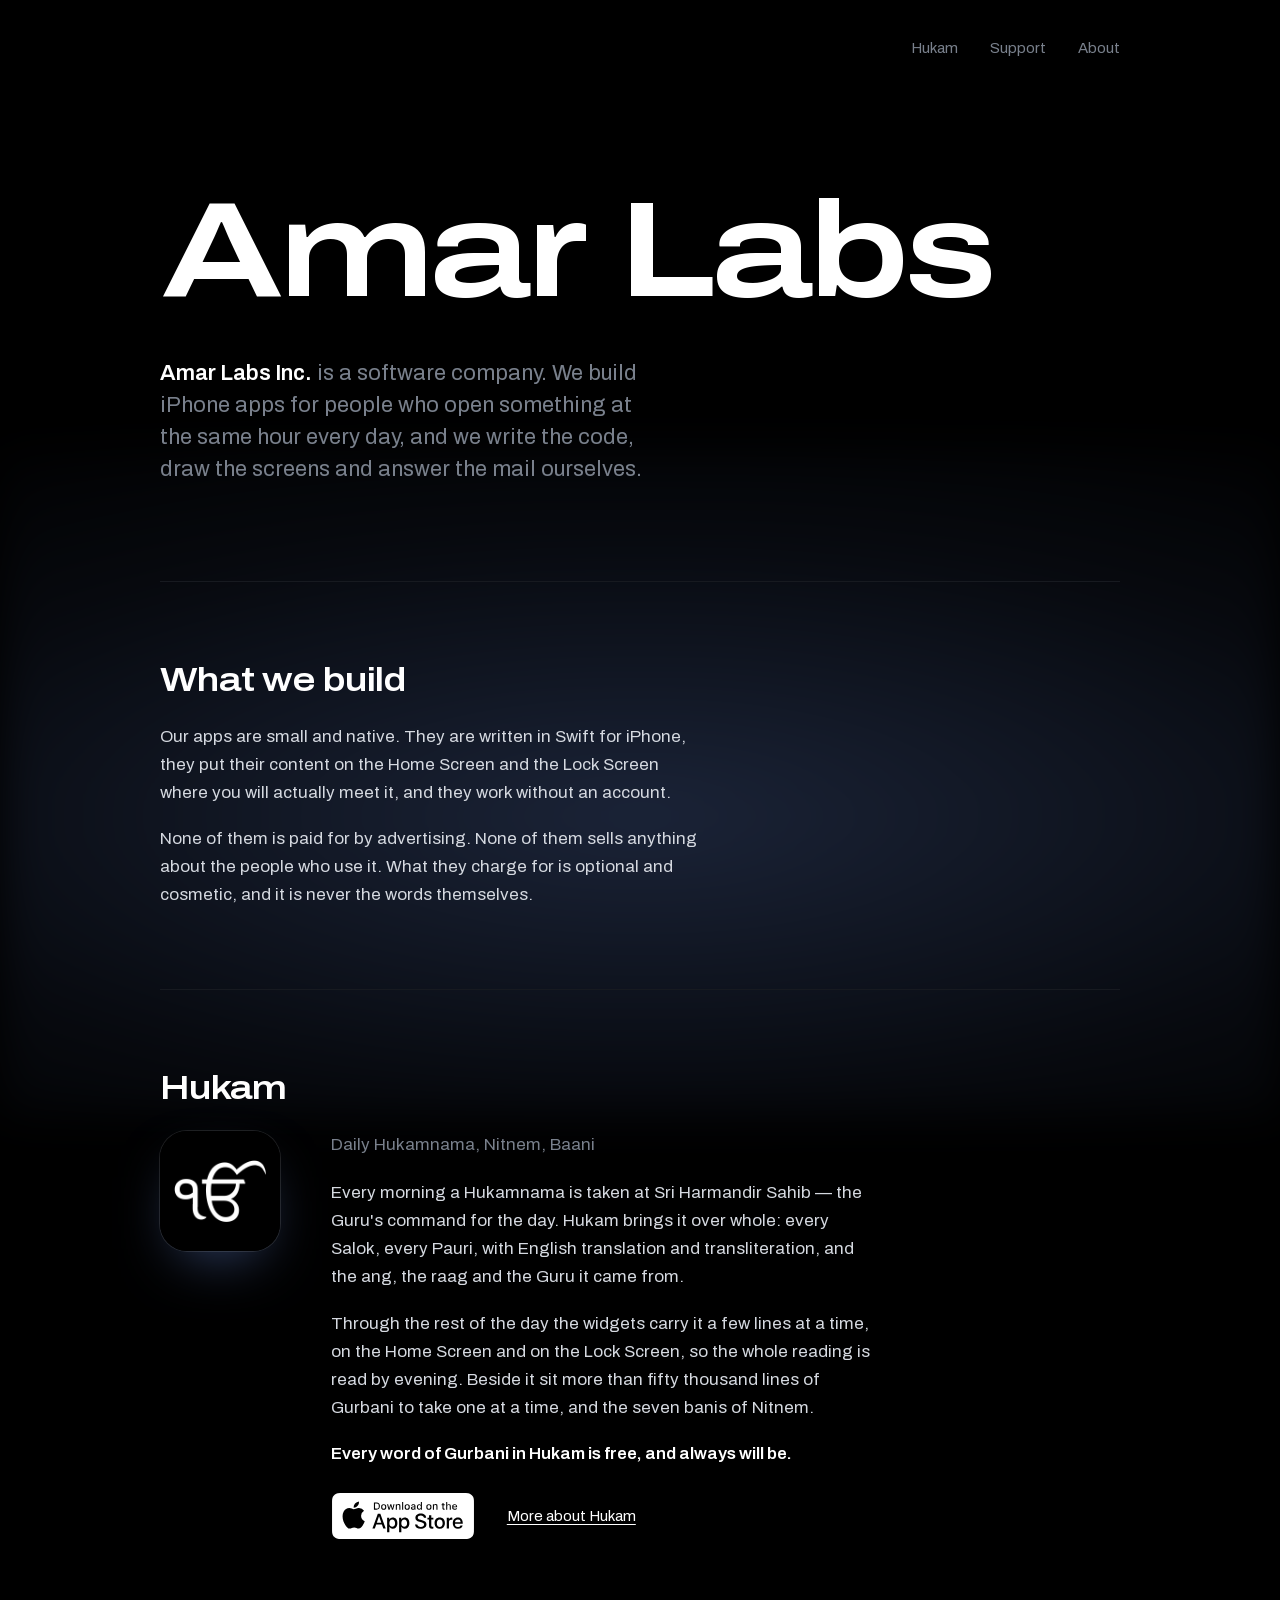
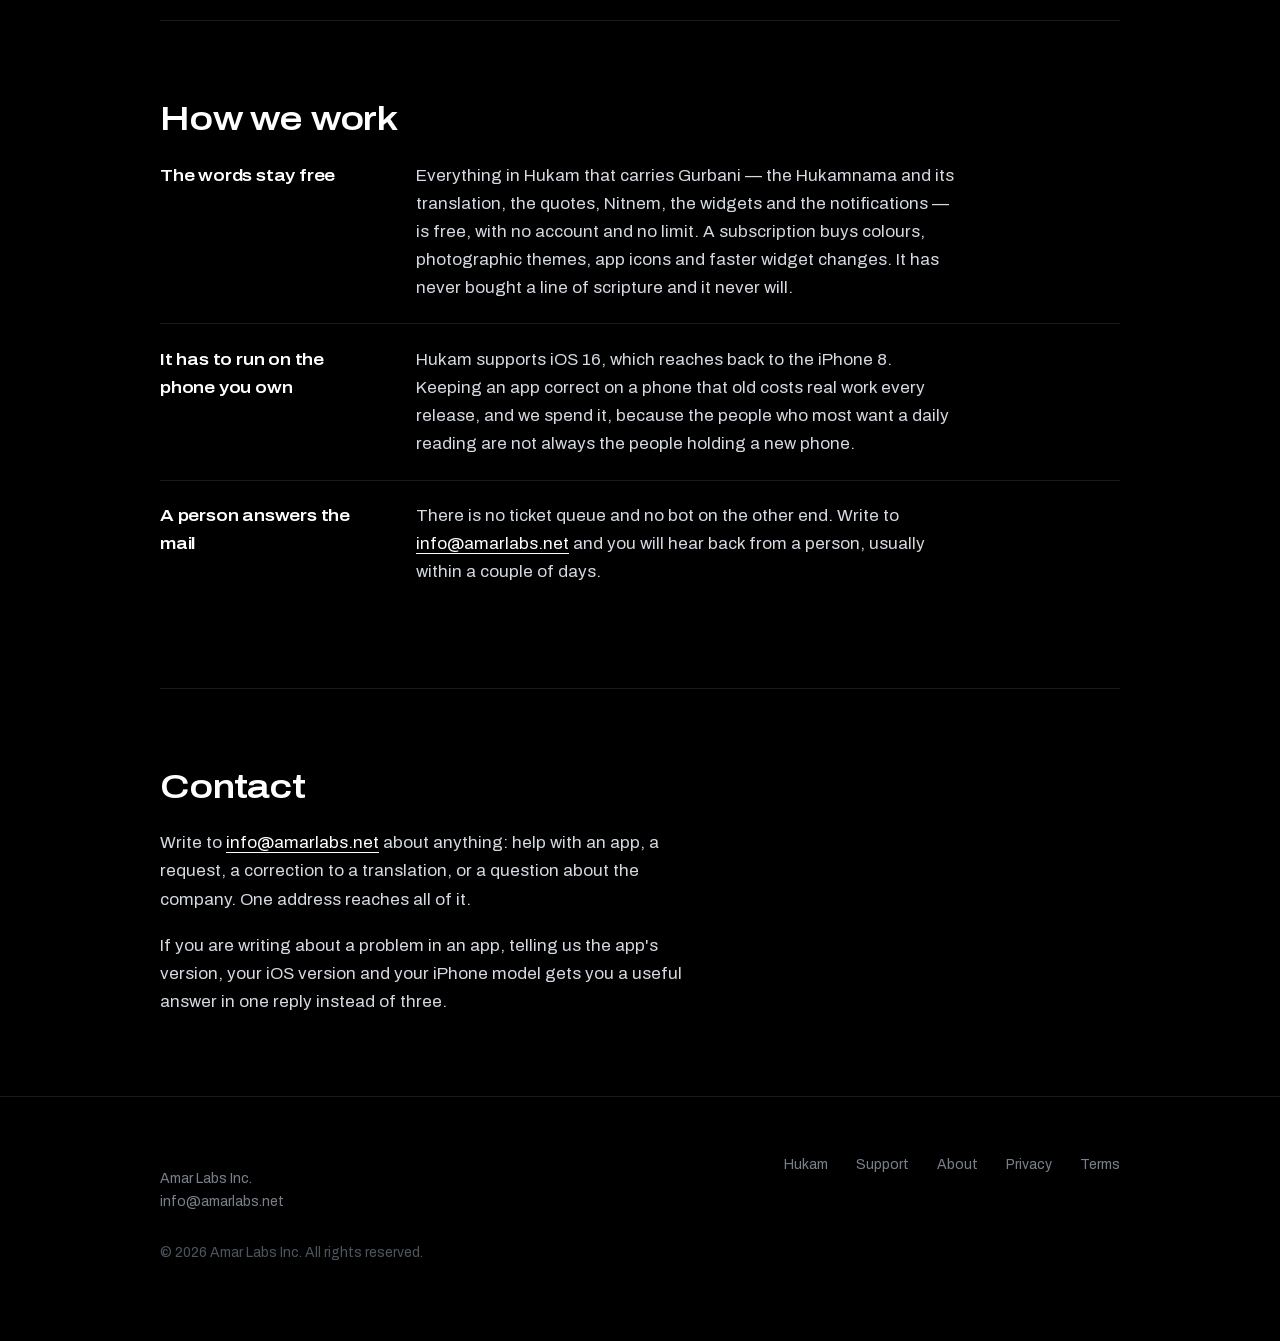
<file: index.html>
<!doctype html>
<html lang="en">
<head>
<meta charset="utf-8">
<meta name="viewport" content="width=device-width, initial-scale=1">
<title>Amar Labs</title>
<meta name="description" content="Amar Labs Inc. is a software company that designs and builds iPhone apps. Our first app on the App Store is Hukam, which carries the daily Hukamnama from Sri Harmandir Sahib.">
<meta name="theme-color" content="#000000">
<meta property="og:title" content="Amar Labs">
<meta property="og:site_name" content="Amar Labs">
<meta property="og:description" content="A software company that designs and builds iPhone apps.">
<meta property="og:url" content="https://amarlabs.net/">
<meta property="og:type" content="website">
<link rel="canonical" href="https://amarlabs.net/">
<link rel="icon" href="/favicon.svg" type="image/svg+xml">
<link rel="apple-touch-icon" href="/hukam-icon.png">
<link rel="stylesheet" href="/site.css">
<script type="application/ld+json">
{
  "@context": "https://schema.org",
  "@type": "Organization",
  "name": "Amar Labs",
  "legalName": "Amar Labs Inc.",
  "url": "https://amarlabs.net/",
  "email": "info@amarlabs.net",
  "description": "A software company that designs and builds applications for iPhone.",
  "contactPoint": {
    "@type": "ContactPoint",
    "contactType": "customer support",
    "email": "info@amarlabs.net",
    "availableLanguage": "English"
  },
  "makesOffer": {
    "@type": "Offer",
    "itemOffered": {
      "@type": "MobileApplication",
      "name": "Hukam",
      "operatingSystem": "iOS 16.0 or later",
      "applicationCategory": "ReferenceApplication",
      "url": "https://apps.apple.com/app/id6797734573"
    }
  }
}
</script>
</head>
<body>
<a class="skip" href="#main">Skip to content</a>
<div class="field" aria-hidden="true"></div>

<div class="wrap">
  <div class="masthead masthead--navonly">
    <nav aria-label="Primary">
      <a href="/hukam/">Hukam</a>
      <a href="/support/">Support</a>
      <a href="/about/">About</a>
    </nav>
  </div>

  <header class="hero">
    <h1 class="wordmark">Amar Labs</h1>
    <p class="lede"><strong>Amar Labs Inc.</strong> is a software company. We build iPhone apps
      for people who open something at the same hour every day, and we write the code, draw the
      screens and answer the mail ourselves.</p>
  </header>

  <main id="main">
    <section class="band">
      <h2>What we build</h2>
      <div class="prose">
        <p>Our apps are small and native. They are written in Swift for iPhone, they put their
          content on the Home Screen and the Lock Screen where you will actually meet it, and
          they work without an account.</p>
        <p>None of them is paid for by advertising. None of them sells anything about the people
          who use it. What they charge for is optional and cosmetic, and it is never the words
          themselves.</p>
      </div>
    </section>

    <section class="band">
      <h2>Hukam</h2>
      <div class="app">
        <img class="appicon" src="/hukam-icon.png" width="1024" height="1024"
             alt="The Hukam app icon" decoding="async">
        <div class="about">
          <p class="role">Daily Hukamnama, Nitnem, Baani</p>
          <p>Every morning a Hukamnama is taken at Sri Harmandir Sahib — the Guru's command for
            the day. Hukam brings it over whole: every Salok, every Pauri, with English
            translation and transliteration, and the ang, the raag and the Guru it came from.</p>
          <p>Through the rest of the day the widgets carry it a few lines at a time, on the Home
            Screen and on the Lock Screen, so the whole reading is read by evening. Beside it sit
            more than fifty thousand lines of Gurbani to take one at a time, and the seven banis
            of Nitnem.</p>
          <p><strong>Every word of Gurbani in Hukam is free, and always will be.</strong></p>
          <div class="actions">
            <a class="badge" href="https://apps.apple.com/app/id6797734573">
              <img src="/appstore-badge.svg" width="144" height="48"
                   alt="Download Hukam on the App Store">
            </a>
            <span class="more"><a href="/hukam/">More about Hukam</a></span>
          </div>
        </div>
      </div>
    </section>

    <section class="band">
      <h2>How we work</h2>
      <dl class="spec">
        <div>
          <dt>The words stay free</dt>
          <dd><p>Everything in Hukam that carries Gurbani — the Hukamnama and its translation,
            the quotes, Nitnem, the widgets and the notifications — is free, with no account and
            no limit. A subscription buys colours, photographic themes, app icons and faster
            widget changes. It has never bought a line of scripture and it never will.</p></dd>
        </div>
        <div>
          <dt>It has to run on the phone you own</dt>
          <dd><p>Hukam supports iOS 16, which reaches back to the iPhone 8. Keeping an app
            correct on a phone that old costs real work every release, and we spend it, because
            the people who most want a daily reading are not always the people holding a new
            phone.</p></dd>
        </div>
        <div>
          <dt>A person answers the mail</dt>
          <dd><p>There is no ticket queue and no bot on the other end. Write to
            <a href="mailto:info@amarlabs.net">info@amarlabs.net</a> and you will hear back from
            a person, usually within a couple of days.</p></dd>
        </div>
      </dl>
    </section>

    <section class="band">
      <h2>Contact</h2>
      <div class="prose">
        <p>Write to <a href="mailto:info@amarlabs.net">info@amarlabs.net</a> about anything: help
          with an app, a request, a correction to a translation, or a question about the company.
          One address reaches all of it.</p>
        <p>If you are writing about a problem in an app, telling us the app's version, your
          iOS version and your iPhone model gets you a useful answer in one reply instead of
          three.</p>
      </div>
    </section>
  </main>
</div>

<footer class="foot">
  <div class="wrap">
    <div class="rows">
      <p class="entity">Amar Labs Inc.<br><a href="mailto:info@amarlabs.net">info@amarlabs.net</a></p>
      <nav aria-label="Footer">
        <a href="/hukam/">Hukam</a>
        <a href="/support/">Support</a>
        <a href="/about/">About</a>
        <a href="/privacy/">Privacy</a>
        <a href="/terms/">Terms</a>
      </nav>
    </div>
    <p>&copy; 2026 Amar Labs Inc. All rights reserved.</p>
  </div>
</footer>
</body>
</html>
</file>
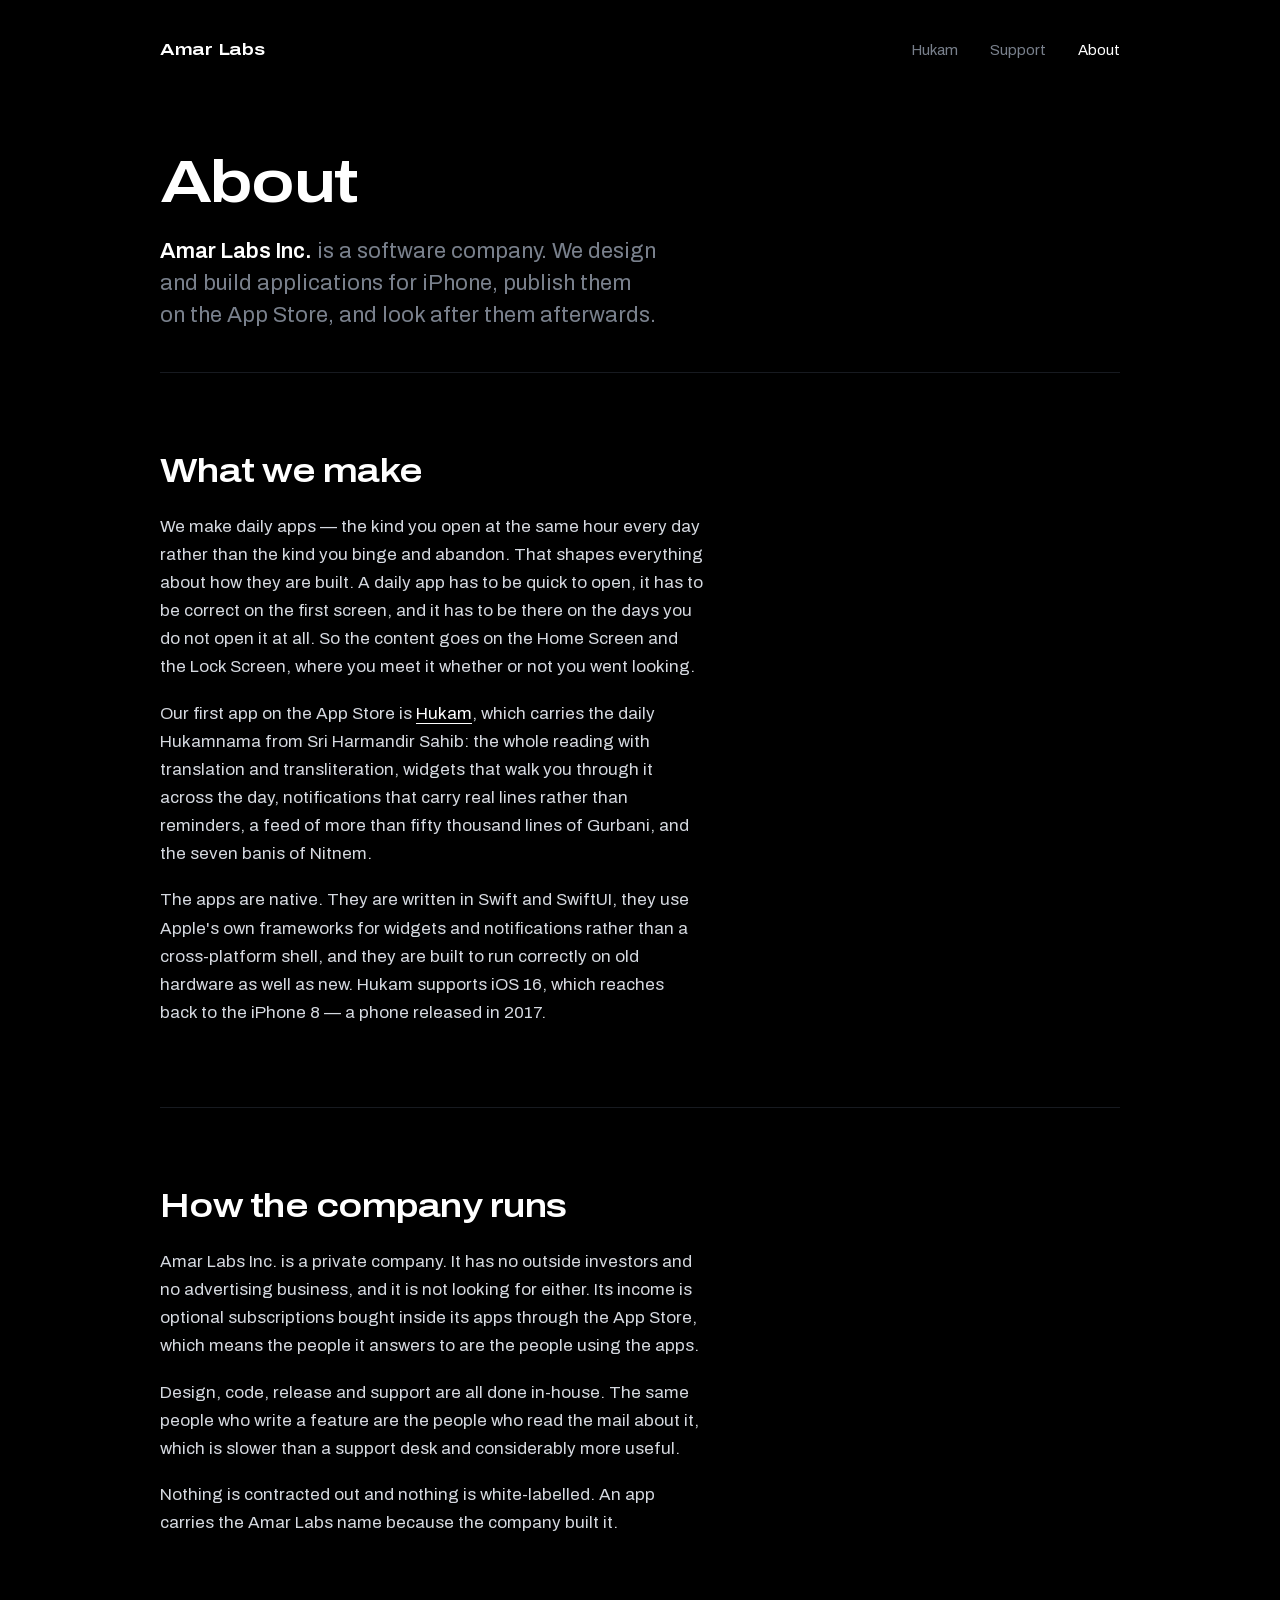
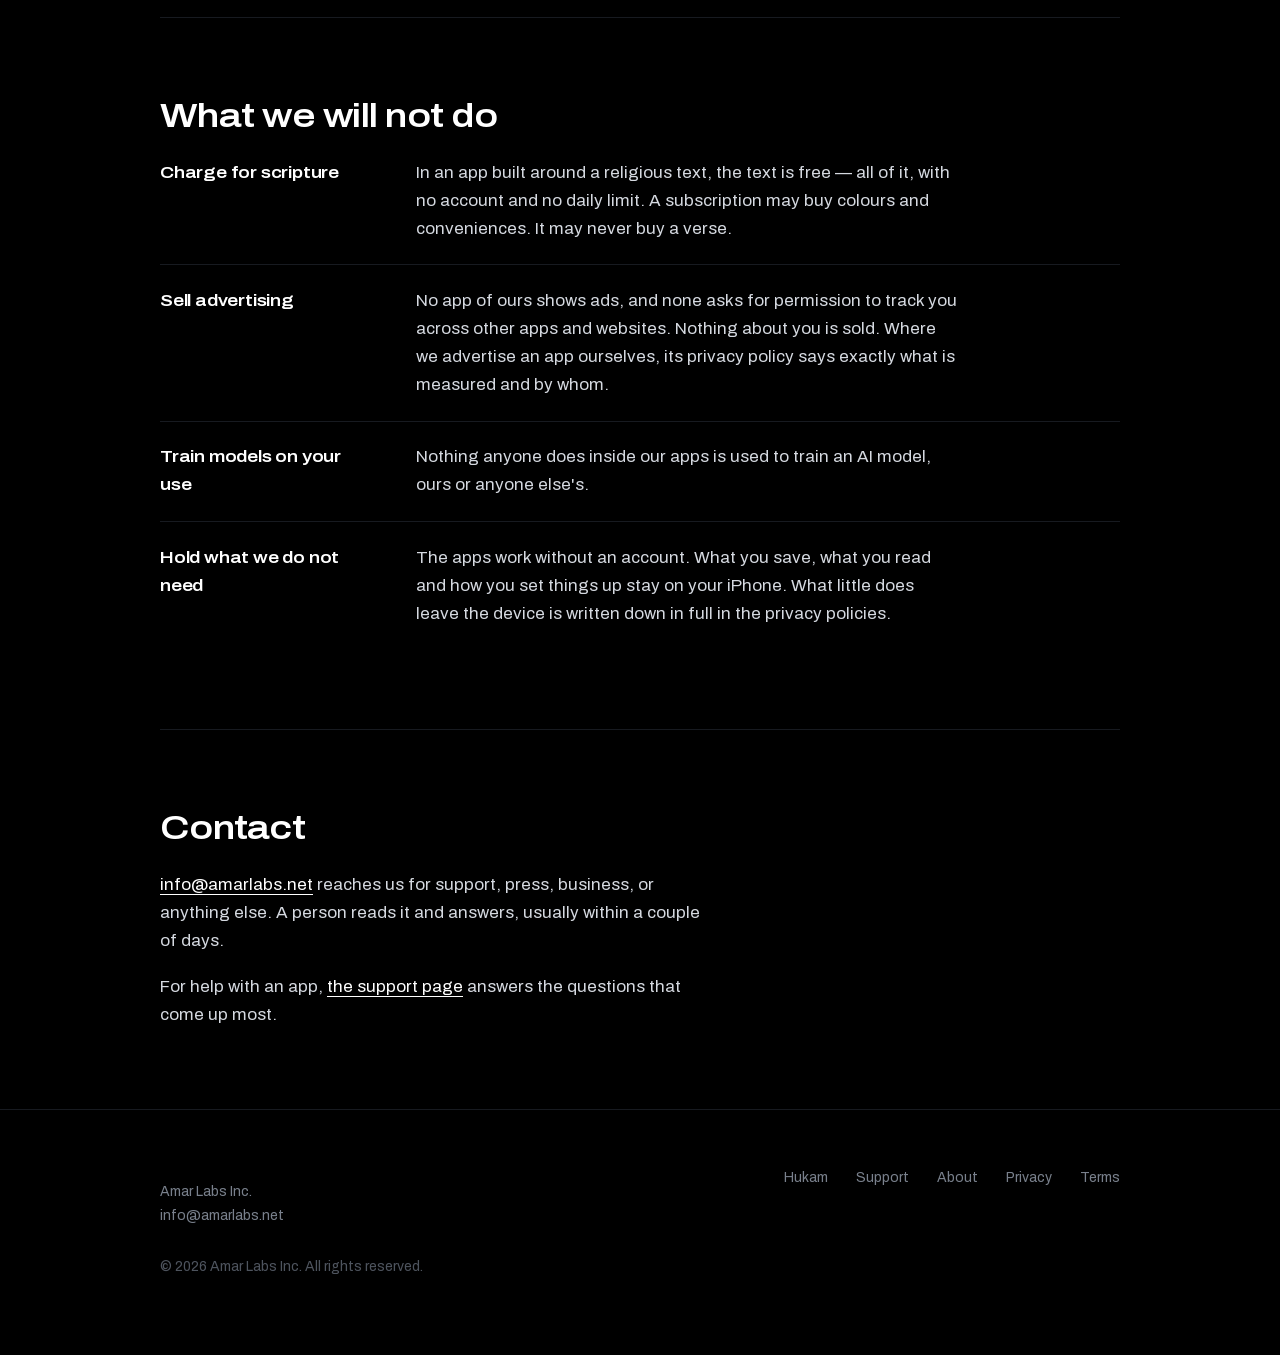
<file: about/index.html>
<!doctype html>
<html lang="en">
<head>
<meta charset="utf-8">
<meta name="viewport" content="width=device-width, initial-scale=1">
<title>About — Amar Labs</title>
<meta name="description" content="Amar Labs Inc. is a software company that designs and builds applications for iPhone. What we make, how the company runs, and what we will not do.">
<meta name="theme-color" content="#000000">
<meta property="og:title" content="About Amar Labs">
<meta property="og:site_name" content="Amar Labs">
<meta property="og:description" content="A software company that designs and builds applications for iPhone.">
<meta property="og:url" content="https://amarlabs.net/about/">
<meta property="og:type" content="website">
<link rel="canonical" href="https://amarlabs.net/about/">
<link rel="icon" href="/favicon.svg" type="image/svg+xml">
<link rel="apple-touch-icon" href="/hukam-icon.png">
<link rel="stylesheet" href="/site.css">
</head>
<body>
<a class="skip" href="#main">Skip to content</a>

<div class="wrap">
  <div class="masthead">
    <a class="mark" href="/">Amar Labs</a>
    <nav aria-label="Primary">
      <a href="/hukam/">Hukam</a>
      <a href="/support/">Support</a>
      <a href="/about/" aria-current="page">About</a>
    </nav>
  </div>

  <header class="pagehead">
    <h1>About</h1>
    <p class="lede"><strong>Amar Labs Inc.</strong> is a software company. We design and build
      applications for iPhone, publish them on the App Store, and look after them afterwards.</p>
  </header>

  <main id="main">
    <section class="band">
      <h2>What we make</h2>
      <div class="prose">
        <p>We make daily apps — the kind you open at the same hour every day rather than the kind
          you binge and abandon. That shapes everything about how they are built. A daily app has
          to be quick to open, it has to be correct on the first screen, and it has to be there
          on the days you do not open it at all. So the content goes on the Home Screen and the
          Lock Screen, where you meet it whether or not you went looking.</p>
        <p>Our first app on the App Store is <a href="/hukam/">Hukam</a>, which carries the daily
          Hukamnama from Sri Harmandir Sahib: the whole reading with translation and
          transliteration, widgets that walk you through it across the day, notifications that
          carry real lines rather than reminders, a feed of more than fifty thousand lines of
          Gurbani, and the seven banis of Nitnem.</p>
        <p>The apps are native. They are written in Swift and SwiftUI, they use Apple's own
          frameworks for widgets and notifications rather than a cross-platform shell, and they
          are built to run correctly on old hardware as well as new. Hukam supports iOS 16, which
          reaches back to the iPhone 8 — a phone released in 2017.</p>
      </div>
    </section>

    <section class="band">
      <h2>How the company runs</h2>
      <div class="prose">
        <p>Amar Labs Inc. is a private company. It has no outside investors and no advertising
          business, and it is not looking for either. Its income is optional subscriptions bought
          inside its apps through the App Store, which means the people it answers to are the
          people using the apps.</p>
        <p>Design, code, release and support are all done in-house. The same people who write a
          feature are the people who read the mail about it, which is slower than a support desk
          and considerably more useful.</p>
        <p>Nothing is contracted out and nothing is white-labelled. An app carries the Amar Labs
          name because the company built it.</p>
      </div>
    </section>

    <section class="band">
      <h2>What we will not do</h2>
      <dl class="spec">
        <div>
          <dt>Charge for scripture</dt>
          <dd><p>In an app built around a religious text, the text is free — all of it, with no
            account and no daily limit. A subscription may buy colours and conveniences. It may
            never buy a verse.</p></dd>
        </div>
        <div>
          <dt>Sell advertising</dt>
          <dd><p>No app of ours shows ads, and none asks for permission to track you across
            other apps and websites. Nothing about you is sold. Where we advertise an app
            ourselves, its privacy policy says exactly what is measured and by whom.</p></dd>
        </div>
        <div>
          <dt>Train models on your use</dt>
          <dd><p>Nothing anyone does inside our apps is used to train an AI model, ours or
            anyone else's.</p></dd>
        </div>
        <div>
          <dt>Hold what we do not need</dt>
          <dd><p>The apps work without an account. What you save, what you read and how you set
            things up stay on your iPhone. What little does leave the device is written down in
            full in the privacy policies.</p></dd>
        </div>
      </dl>
    </section>

    <section class="band">
      <h2>Contact</h2>
      <div class="prose">
        <p><a href="mailto:info@amarlabs.net">info@amarlabs.net</a> reaches us for support,
          press, business, or anything else. A person reads it and answers, usually within a
          couple of days.</p>
        <p>For help with an app, <a href="/support/">the support page</a> answers the questions
          that come up most.</p>
      </div>
    </section>
  </main>
</div>

<footer class="foot">
  <div class="wrap">
    <div class="rows">
      <p class="entity">Amar Labs Inc.<br><a href="mailto:info@amarlabs.net">info@amarlabs.net</a></p>
      <nav aria-label="Footer">
        <a href="/hukam/">Hukam</a>
        <a href="/support/">Support</a>
        <a href="/about/">About</a>
        <a href="/privacy/">Privacy</a>
        <a href="/terms/">Terms</a>
      </nav>
    </div>
    <p>&copy; 2026 Amar Labs Inc. All rights reserved.</p>
  </div>
</footer>
</body>
</html>
</file>
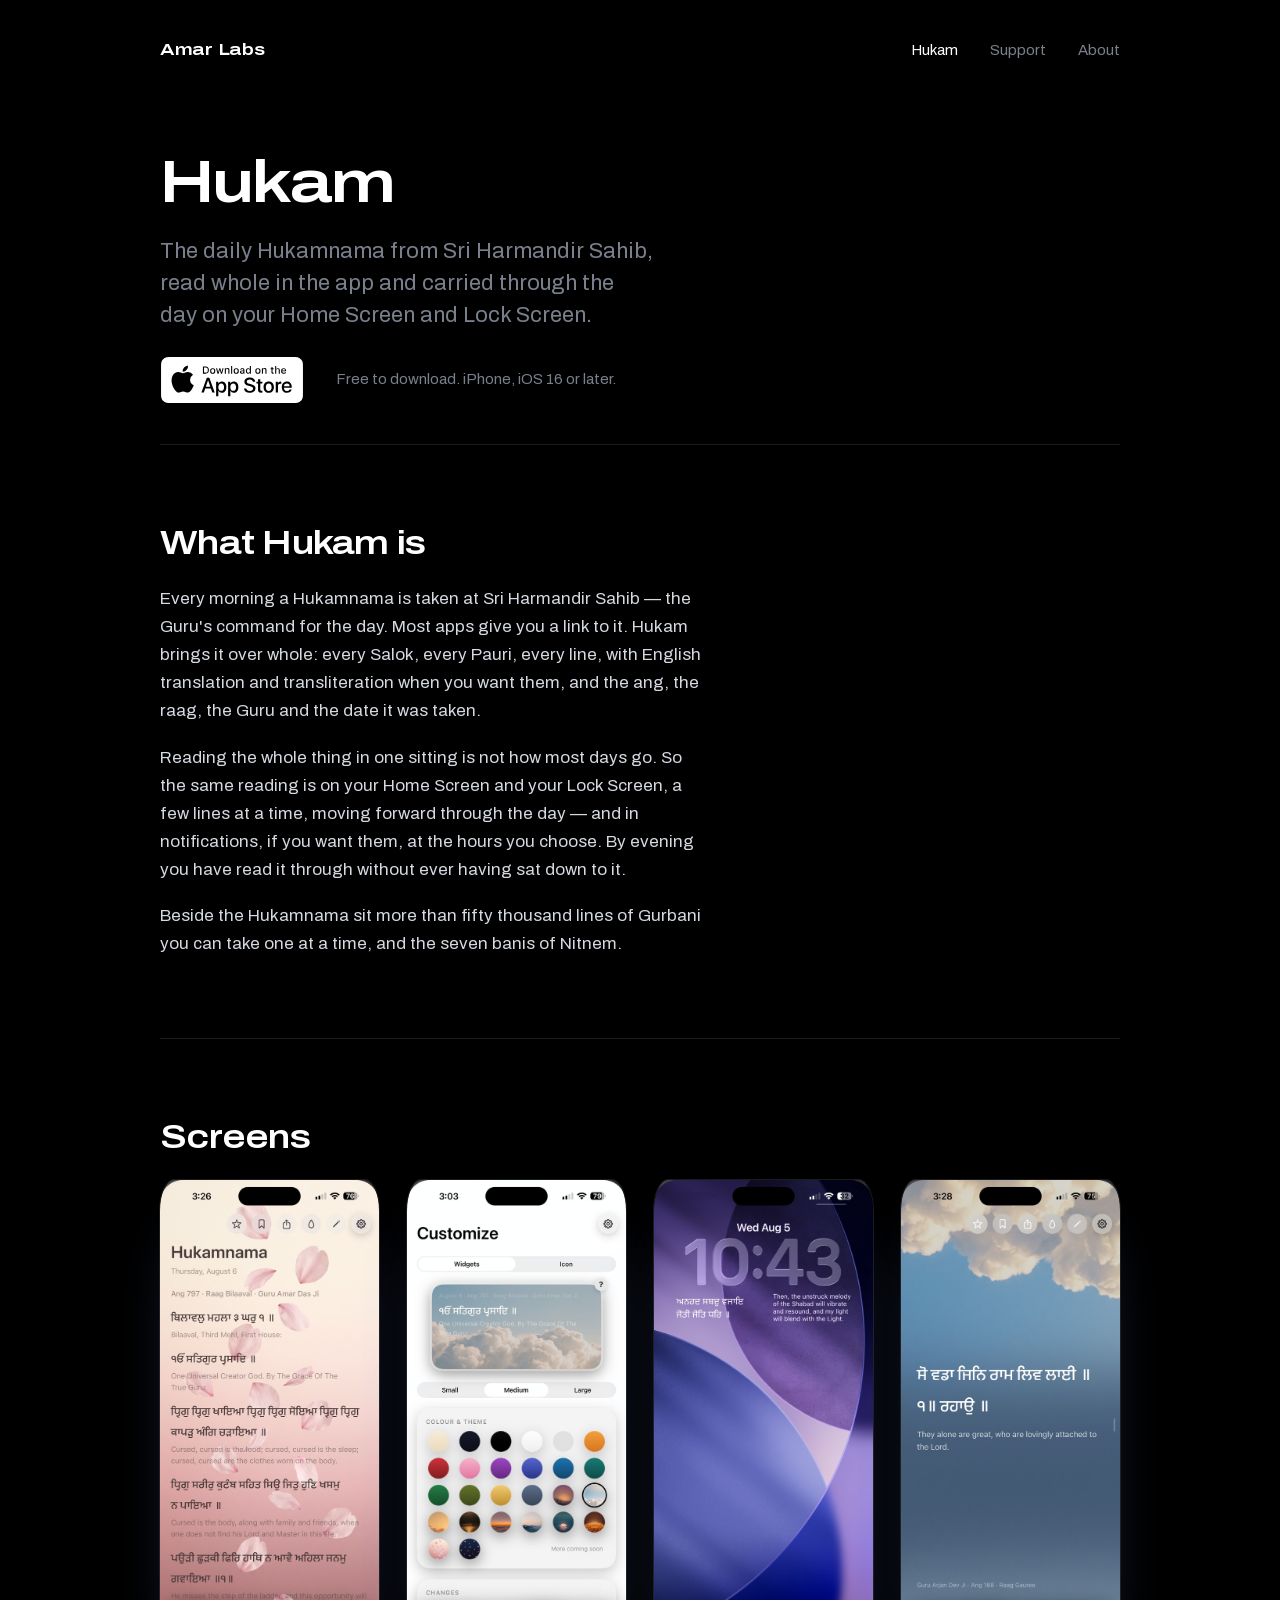
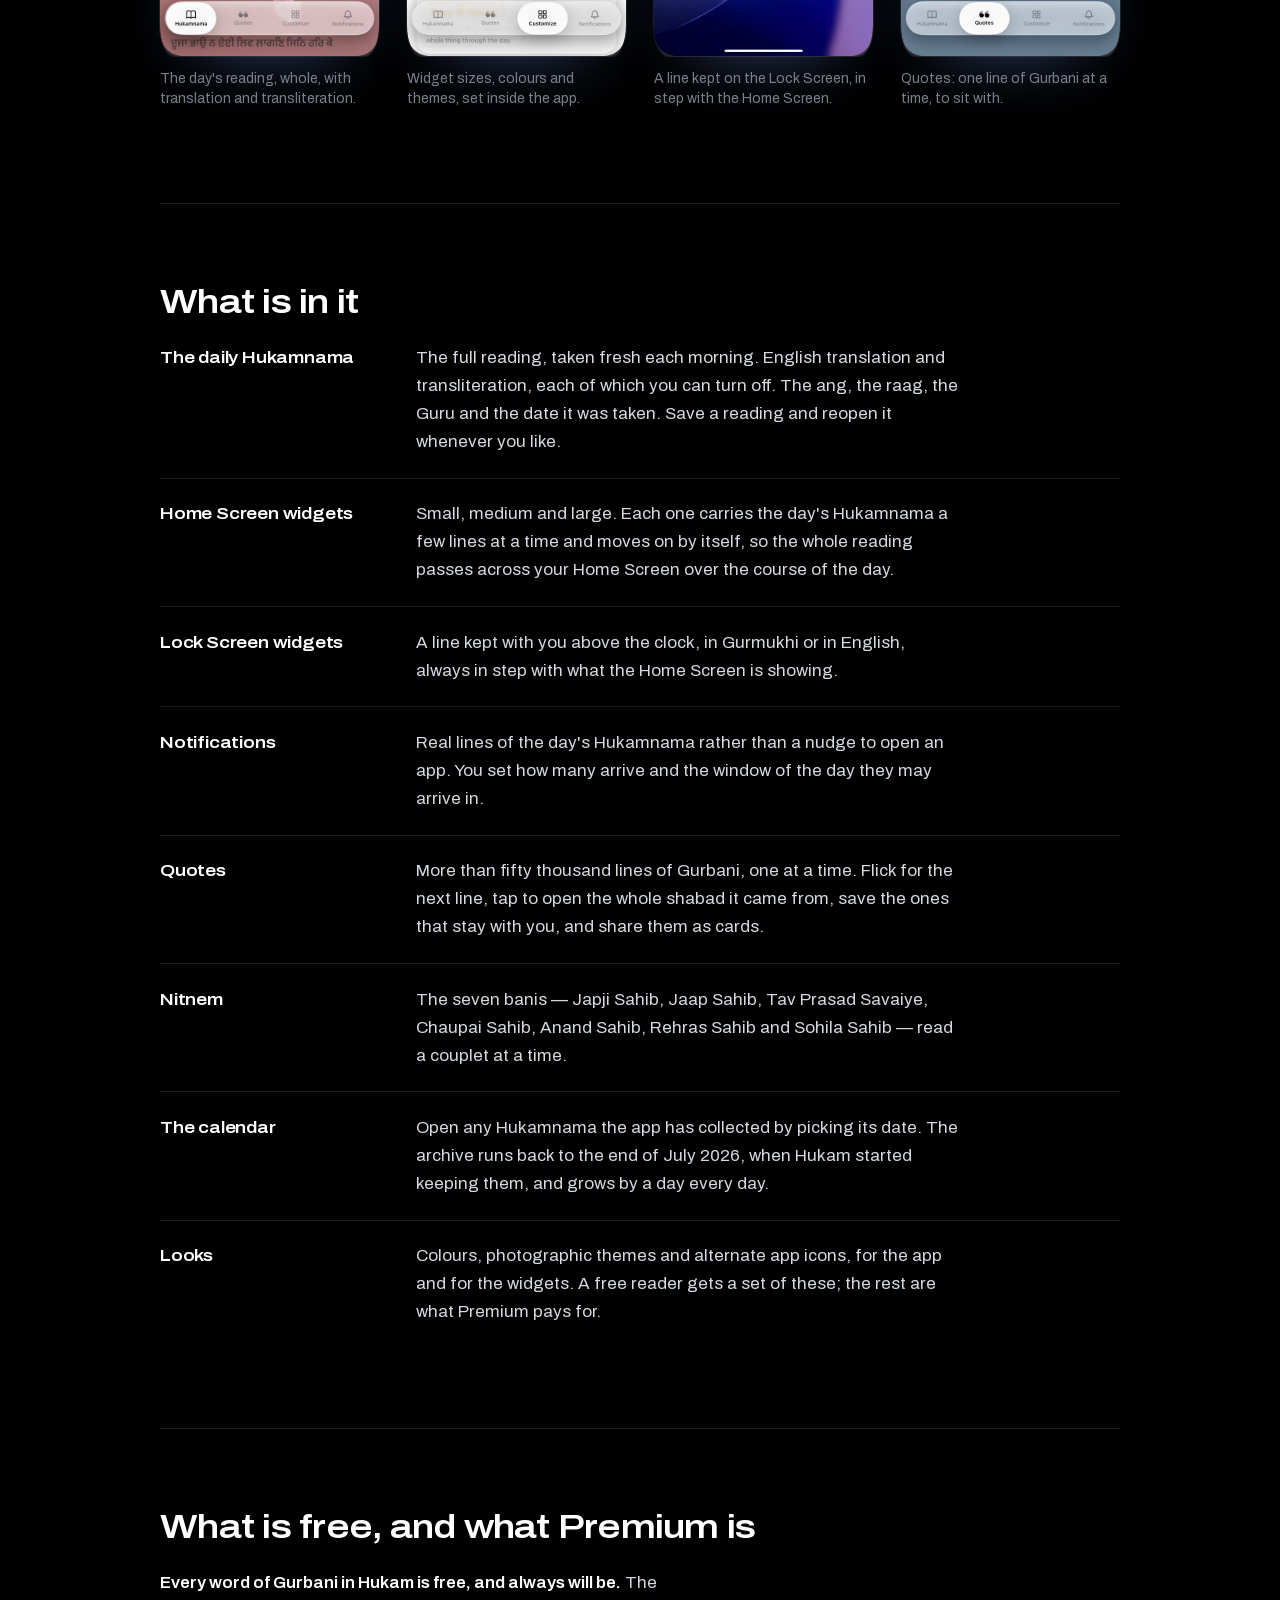
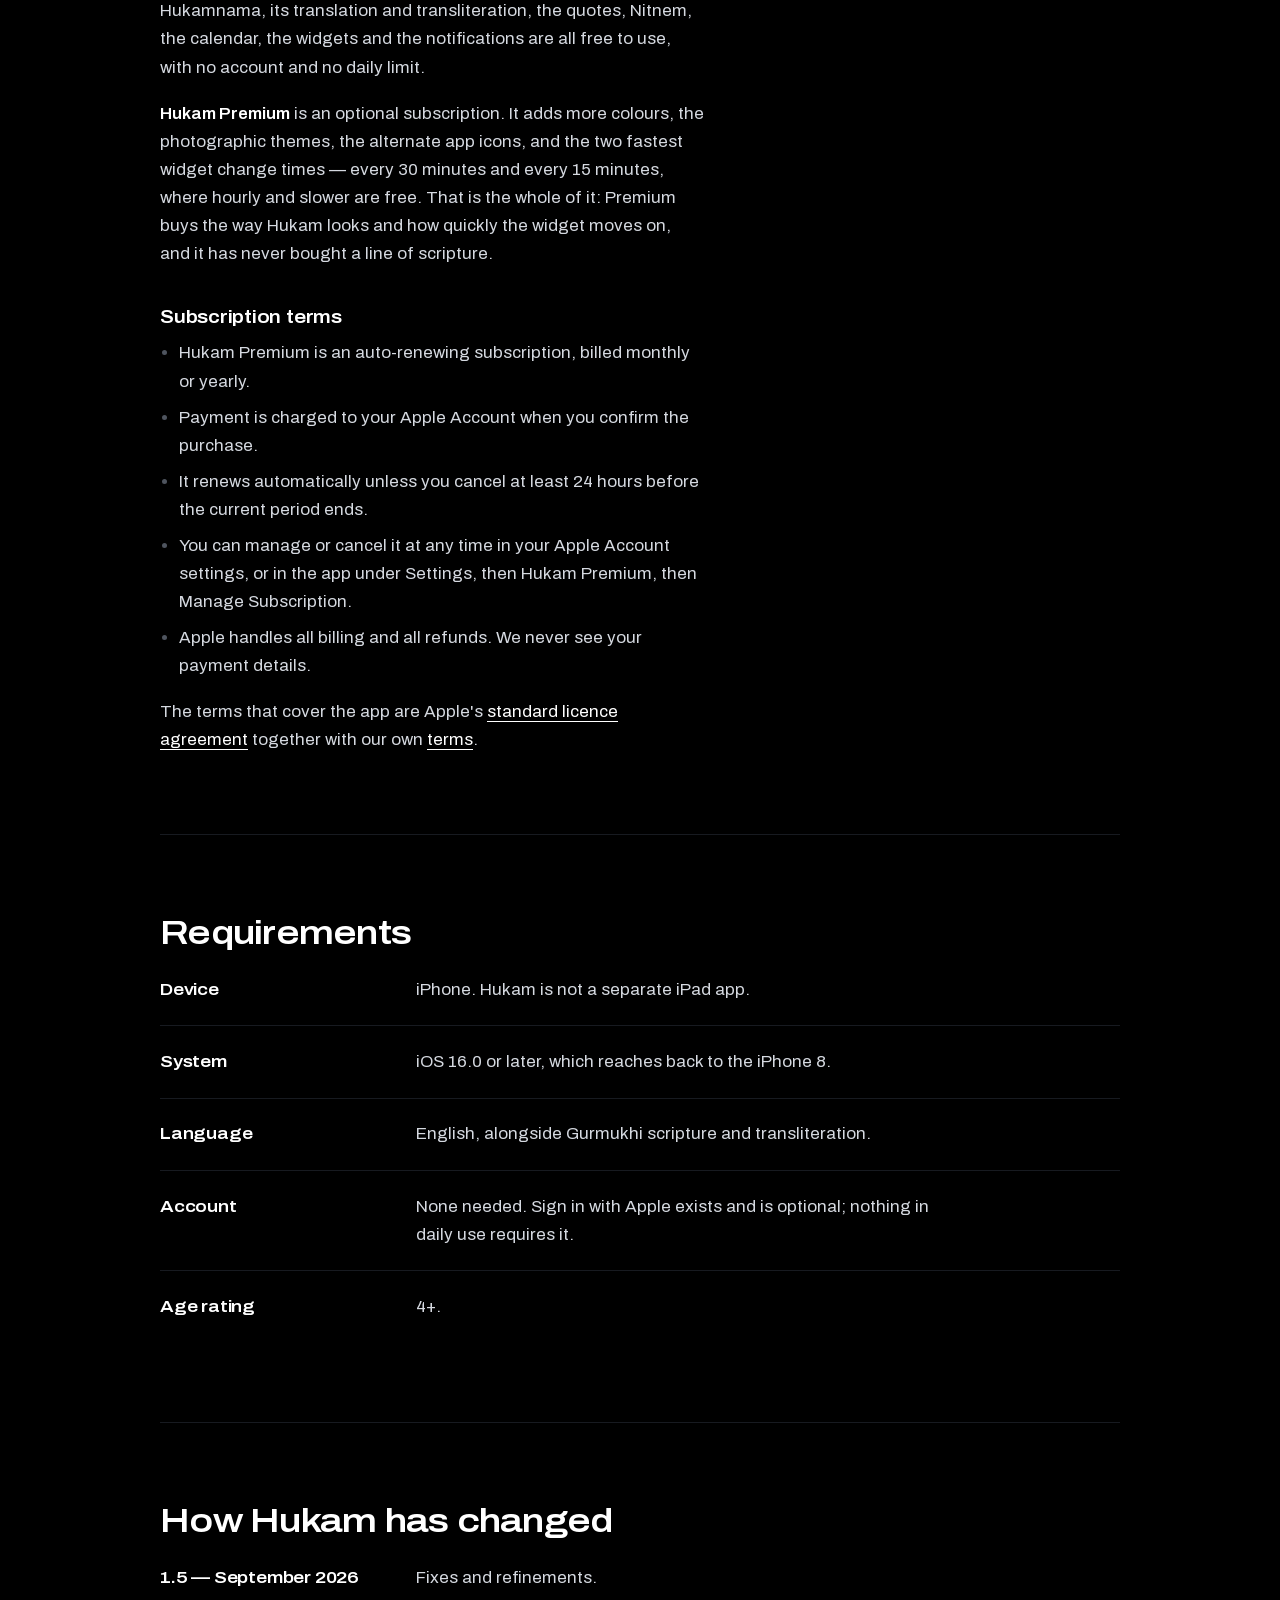
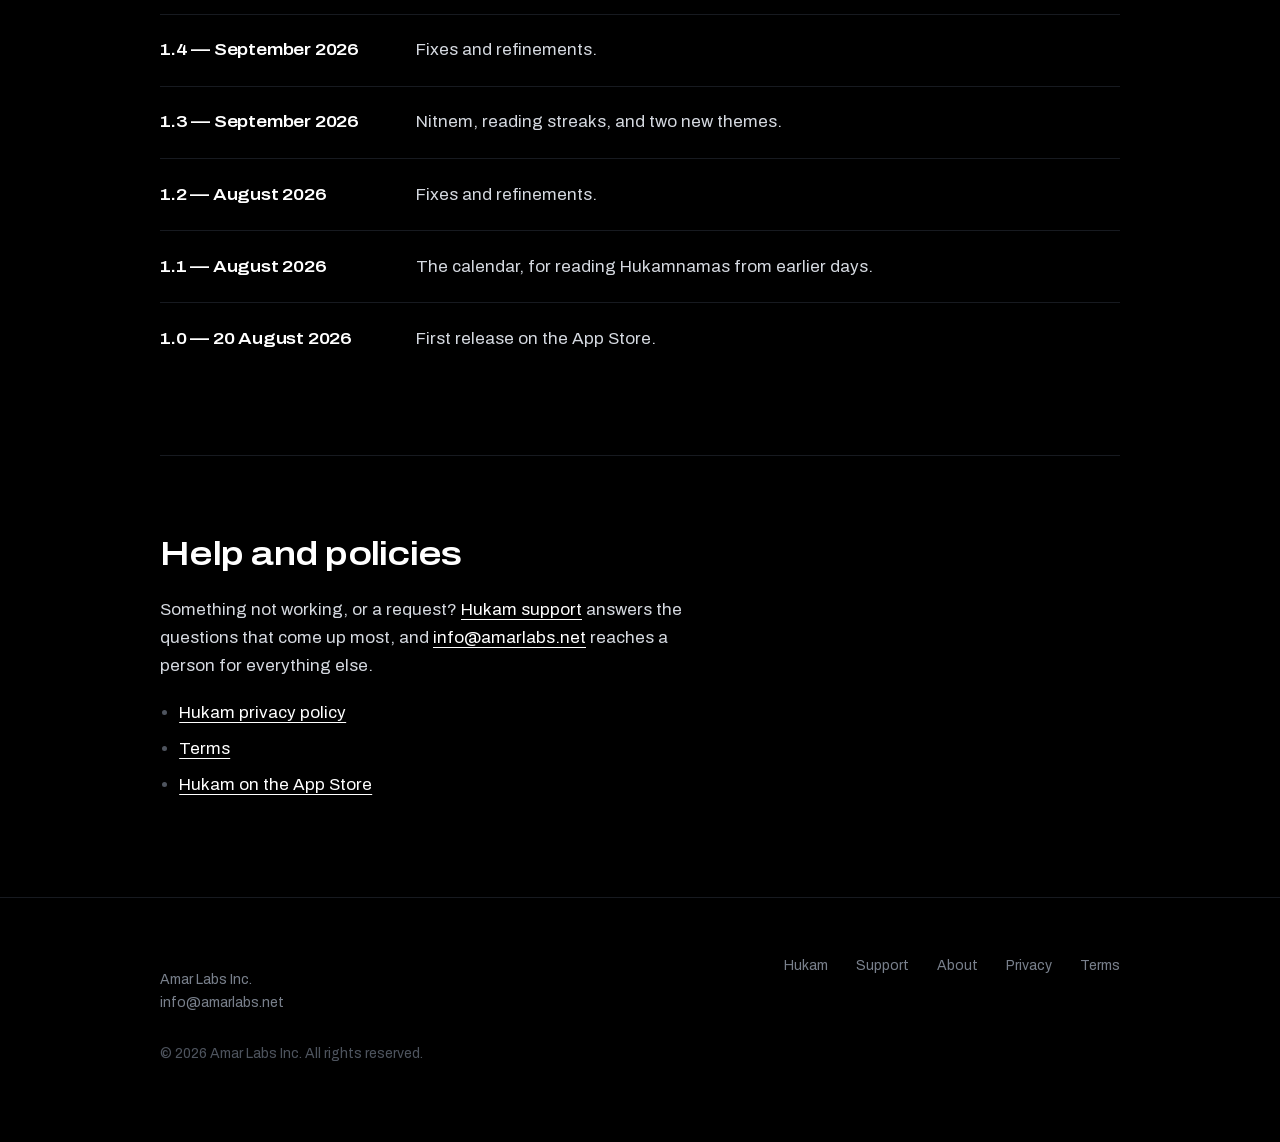
<file: hukam/index.html>
<!doctype html>
<html lang="en">
<head>
<meta charset="utf-8">
<meta name="viewport" content="width=device-width, initial-scale=1">
<title>Hukam — Amar Labs</title>
<meta name="description" content="Hukam carries the daily Hukamnama from Sri Harmandir Sahib: the whole reading with translation and transliteration, Home Screen and Lock Screen widgets, notifications, a feed of Gurbani, and the seven banis of Nitnem.">
<meta name="theme-color" content="#000000">
<meta property="og:title" content="Hukam">
<meta property="og:site_name" content="Amar Labs">
<meta property="og:description" content="The daily Hukamnama from Sri Harmandir Sahib, carried through your day.">
<meta property="og:url" content="https://amarlabs.net/hukam/">
<meta property="og:type" content="website">
<link rel="canonical" href="https://amarlabs.net/hukam/">
<link rel="icon" href="/favicon.svg" type="image/svg+xml">
<link rel="apple-touch-icon" href="/hukam-icon.png">
<link rel="stylesheet" href="/site.css">
</head>
<body>
<a class="skip" href="#main">Skip to content</a>

<div class="wrap">
  <div class="masthead">
    <a class="mark" href="/">Amar Labs</a>
    <nav aria-label="Primary">
      <a href="/hukam/" aria-current="page">Hukam</a>
      <a href="/support/">Support</a>
      <a href="/about/">About</a>
    </nav>
  </div>

  <header class="pagehead">
    <h1>Hukam</h1>
    <p class="lede">The daily Hukamnama from Sri Harmandir Sahib, read whole in the app and
      carried through the day on your Home Screen and Lock Screen.</p>
    <div class="actions">
      <a class="badge" href="https://apps.apple.com/app/id6797734573">
        <img src="/appstore-badge.svg" width="144" height="48"
             alt="Download Hukam on the App Store">
      </a>
      <span class="more">Free to download. iPhone, iOS 16 or later.</span>
    </div>
  </header>

  <main id="main">
    <section class="band">
      <h2>What Hukam is</h2>
      <div class="prose">
        <p>Every morning a Hukamnama is taken at Sri Harmandir Sahib — the Guru's command for
          the day. Most apps give you a link to it. Hukam brings it over whole: every Salok,
          every Pauri, every line, with English translation and transliteration when you want
          them, and the ang, the raag, the Guru and the date it was taken.</p>
        <p>Reading the whole thing in one sitting is not how most days go. So the same reading
          is on your Home Screen and your Lock Screen, a few lines at a time, moving forward
          through the day — and in notifications, if you want them, at the hours you choose.
          By evening you have read it through without ever having sat down to it.</p>
        <p>Beside the Hukamnama sit more than fifty thousand lines of Gurbani you can take one
          at a time, and the seven banis of Nitnem.</p>
      </div>
    </section>

    <section class="band">
      <h2>Screens</h2>
      <ul class="shots">
        <li>
          <img src="/img/01-hukamnama.jpg" width="560" height="1217" loading="lazy" decoding="async"
               alt="The Hukamnama screen: Gurmukhi lines with English translation beneath each one, and the ang, raag and Guru above.">
          <p class="caption">The day's reading, whole, with translation and transliteration.</p>
        </li>
        <li>
          <img src="/img/02-widgets.jpg" width="560" height="1217" loading="lazy" decoding="async"
               alt="The Customize screen showing a Home Screen widget preview, small, medium and large sizes, and a grid of colours and photographic themes.">
          <p class="caption">Widget sizes, colours and themes, set inside the app.</p>
        </li>
        <li>
          <img src="/img/03-lockscreen.jpg" width="560" height="1217" loading="lazy" decoding="async"
               alt="An iPhone Lock Screen carrying a line of Gurbani in Gurmukhi and its English translation beneath the clock.">
          <p class="caption">A line kept on the Lock Screen, in step with the Home Screen.</p>
        </li>
        <li>
          <img src="/img/06-quotes.jpg" width="560" height="1217" loading="lazy" decoding="async"
               alt="The Quotes screen showing a single line of Gurbani with its translation, one at a time.">
          <p class="caption">Quotes: one line of Gurbani at a time, to sit with.</p>
        </li>
      </ul>
    </section>

    <section class="band">
      <h2>What is in it</h2>
      <dl class="spec">
        <div>
          <dt>The daily Hukamnama</dt>
          <dd><p>The full reading, taken fresh each morning. English translation and
            transliteration, each of which you can turn off. The ang, the raag, the Guru and the
            date it was taken. Save a reading and reopen it whenever you like.</p></dd>
        </div>
        <div>
          <dt>Home Screen widgets</dt>
          <dd><p>Small, medium and large. Each one carries the day's Hukamnama a few lines at a
            time and moves on by itself, so the whole reading passes across your Home Screen
            over the course of the day.</p></dd>
        </div>
        <div>
          <dt>Lock Screen widgets</dt>
          <dd><p>A line kept with you above the clock, in Gurmukhi or in English, always in step
            with what the Home Screen is showing.</p></dd>
        </div>
        <div>
          <dt>Notifications</dt>
          <dd><p>Real lines of the day's Hukamnama rather than a nudge to open an app. You set
            how many arrive and the window of the day they may arrive in.</p></dd>
        </div>
        <div>
          <dt>Quotes</dt>
          <dd><p>More than fifty thousand lines of Gurbani, one at a time. Flick for the next
            line, tap to open the whole shabad it came from, save the ones that stay with you,
            and share them as cards.</p></dd>
        </div>
        <div>
          <dt>Nitnem</dt>
          <dd><p>The seven banis — Japji Sahib, Jaap Sahib, Tav Prasad Savaiye, Chaupai Sahib,
            Anand Sahib, Rehras Sahib and Sohila Sahib — read a couplet at a time.</p></dd>
        </div>
        <div>
          <dt>The calendar</dt>
          <dd><p>Open any Hukamnama the app has collected by picking its date. The archive runs
            back to the end of July 2026, when Hukam started keeping them, and grows by a day
            every day.</p></dd>
        </div>
        <div>
          <dt>Looks</dt>
          <dd><p>Colours, photographic themes and alternate app icons, for the app and for the
            widgets. A free reader gets a set of these; the rest are what Premium pays for.</p></dd>
        </div>
      </dl>
    </section>

    <section class="band">
      <h2>What is free, and what Premium is</h2>
      <div class="prose">
        <p><strong>Every word of Gurbani in Hukam is free, and always will be.</strong> The
          Hukamnama, its translation and transliteration, the quotes, Nitnem, the calendar, the
          widgets and the notifications are all free to use, with no account and no daily limit.</p>
        <p><strong>Hukam Premium</strong> is an optional subscription. It adds more colours,
          the photographic themes, the alternate app icons, and the two fastest widget change
          times — every 30 minutes and every 15 minutes, where hourly and slower are free. That
          is the whole of it: Premium buys the way Hukam looks and how quickly the widget moves
          on, and it has never bought a line of scripture.</p>
        <h3>Subscription terms</h3>
        <ul>
          <li>Hukam Premium is an auto-renewing subscription, billed monthly or yearly.</li>
          <li>Payment is charged to your Apple Account when you confirm the purchase.</li>
          <li>It renews automatically unless you cancel at least 24 hours before the current
            period ends.</li>
          <li>You can manage or cancel it at any time in your Apple Account settings, or in the
            app under Settings, then Hukam Premium, then Manage Subscription.</li>
          <li>Apple handles all billing and all refunds. We never see your payment details.</li>
        </ul>
        <p>The terms that cover the app are Apple's
          <a href="https://www.apple.com/legal/internet-services/itunes/dev/stdeula/">standard
          licence agreement</a> together with our own <a href="/terms/">terms</a>.</p>
      </div>
    </section>

    <section class="band">
      <h2>Requirements</h2>
      <dl class="spec">
        <div>
          <dt>Device</dt>
          <dd><p>iPhone. Hukam is not a separate iPad app.</p></dd>
        </div>
        <div>
          <dt>System</dt>
          <dd><p>iOS 16.0 or later, which reaches back to the iPhone 8.</p></dd>
        </div>
        <div>
          <dt>Language</dt>
          <dd><p>English, alongside Gurmukhi scripture and transliteration.</p></dd>
        </div>
        <div>
          <dt>Account</dt>
          <dd><p>None needed. Sign in with Apple exists and is optional; nothing in daily use
            requires it.</p></dd>
        </div>
        <div>
          <dt>Age rating</dt>
          <dd><p>4+.</p></dd>
        </div>
      </dl>
    </section>

    <section class="band">
      <h2>How Hukam has changed</h2>
      <dl class="spec">
        <div>
          <dt>1.5 — September 2026</dt>
          <dd><p>Fixes and refinements.</p></dd>
        </div>
        <div>
          <dt>1.4 — September 2026</dt>
          <dd><p>Fixes and refinements.</p></dd>
        </div>
        <div>
          <dt>1.3 — September 2026</dt>
          <dd><p>Nitnem, reading streaks, and two new themes.</p></dd>
        </div>
        <div>
          <dt>1.2 — August 2026</dt>
          <dd><p>Fixes and refinements.</p></dd>
        </div>
        <div>
          <dt>1.1 — August 2026</dt>
          <dd><p>The calendar, for reading Hukamnamas from earlier days.</p></dd>
        </div>
        <div>
          <dt>1.0 — 20 August 2026</dt>
          <dd><p>First release on the App Store.</p></dd>
        </div>
      </dl>
    </section>

    <section class="band">
      <h2>Help and policies</h2>
      <div class="prose">
        <p>Something not working, or a request? <a href="/support/">Hukam support</a> answers the
          questions that come up most, and
          <a href="mailto:info@amarlabs.net">info@amarlabs.net</a> reaches a person for
          everything else.</p>
        <ul>
          <li><a href="/hukam/privacy/">Hukam privacy policy</a></li>
          <li><a href="/terms/">Terms</a></li>
          <li><a href="https://apps.apple.com/app/id6797734573">Hukam on the App Store</a></li>
        </ul>
      </div>
    </section>
  </main>
</div>

<footer class="foot">
  <div class="wrap">
    <div class="rows">
      <p class="entity">Amar Labs Inc.<br><a href="mailto:info@amarlabs.net">info@amarlabs.net</a></p>
      <nav aria-label="Footer">
        <a href="/hukam/">Hukam</a>
        <a href="/support/">Support</a>
        <a href="/about/">About</a>
        <a href="/privacy/">Privacy</a>
        <a href="/terms/">Terms</a>
      </nav>
    </div>
    <p>&copy; 2026 Amar Labs Inc. All rights reserved.</p>
  </div>
</footer>
</body>
</html>
</file>
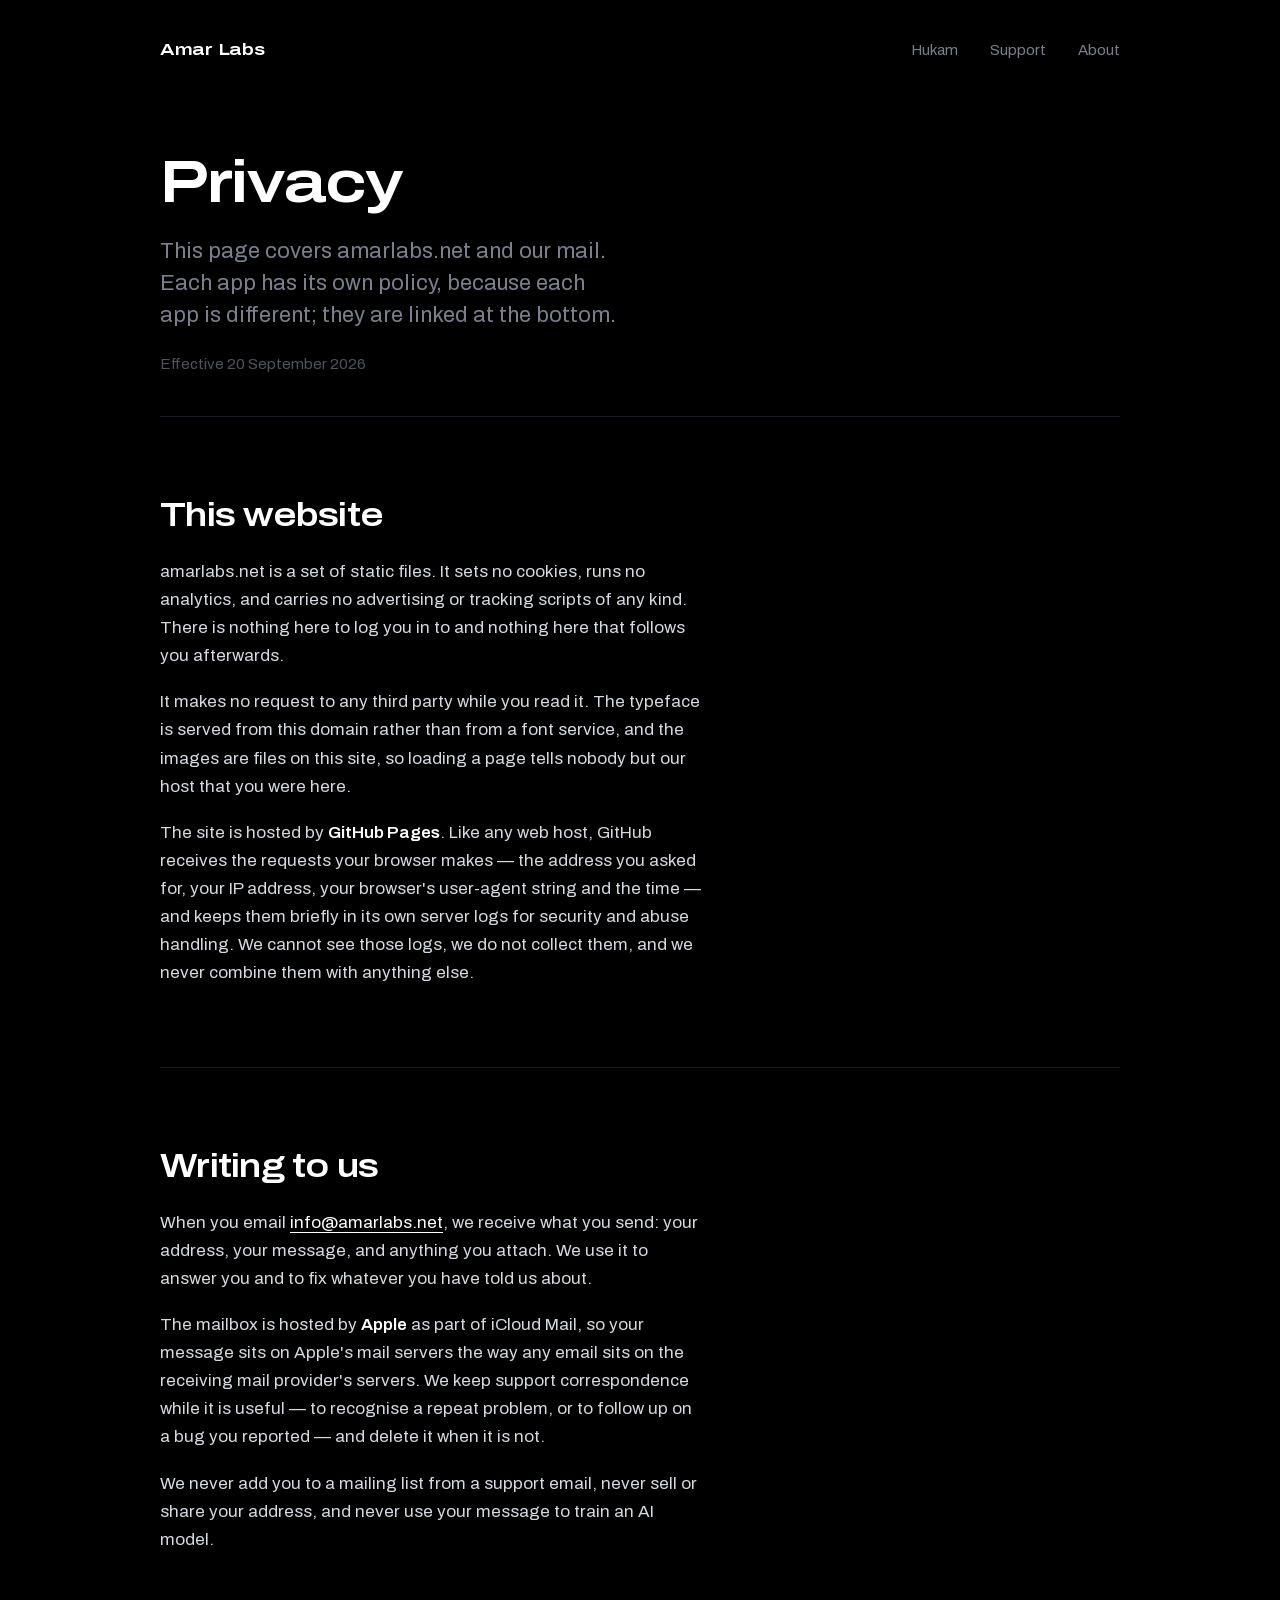
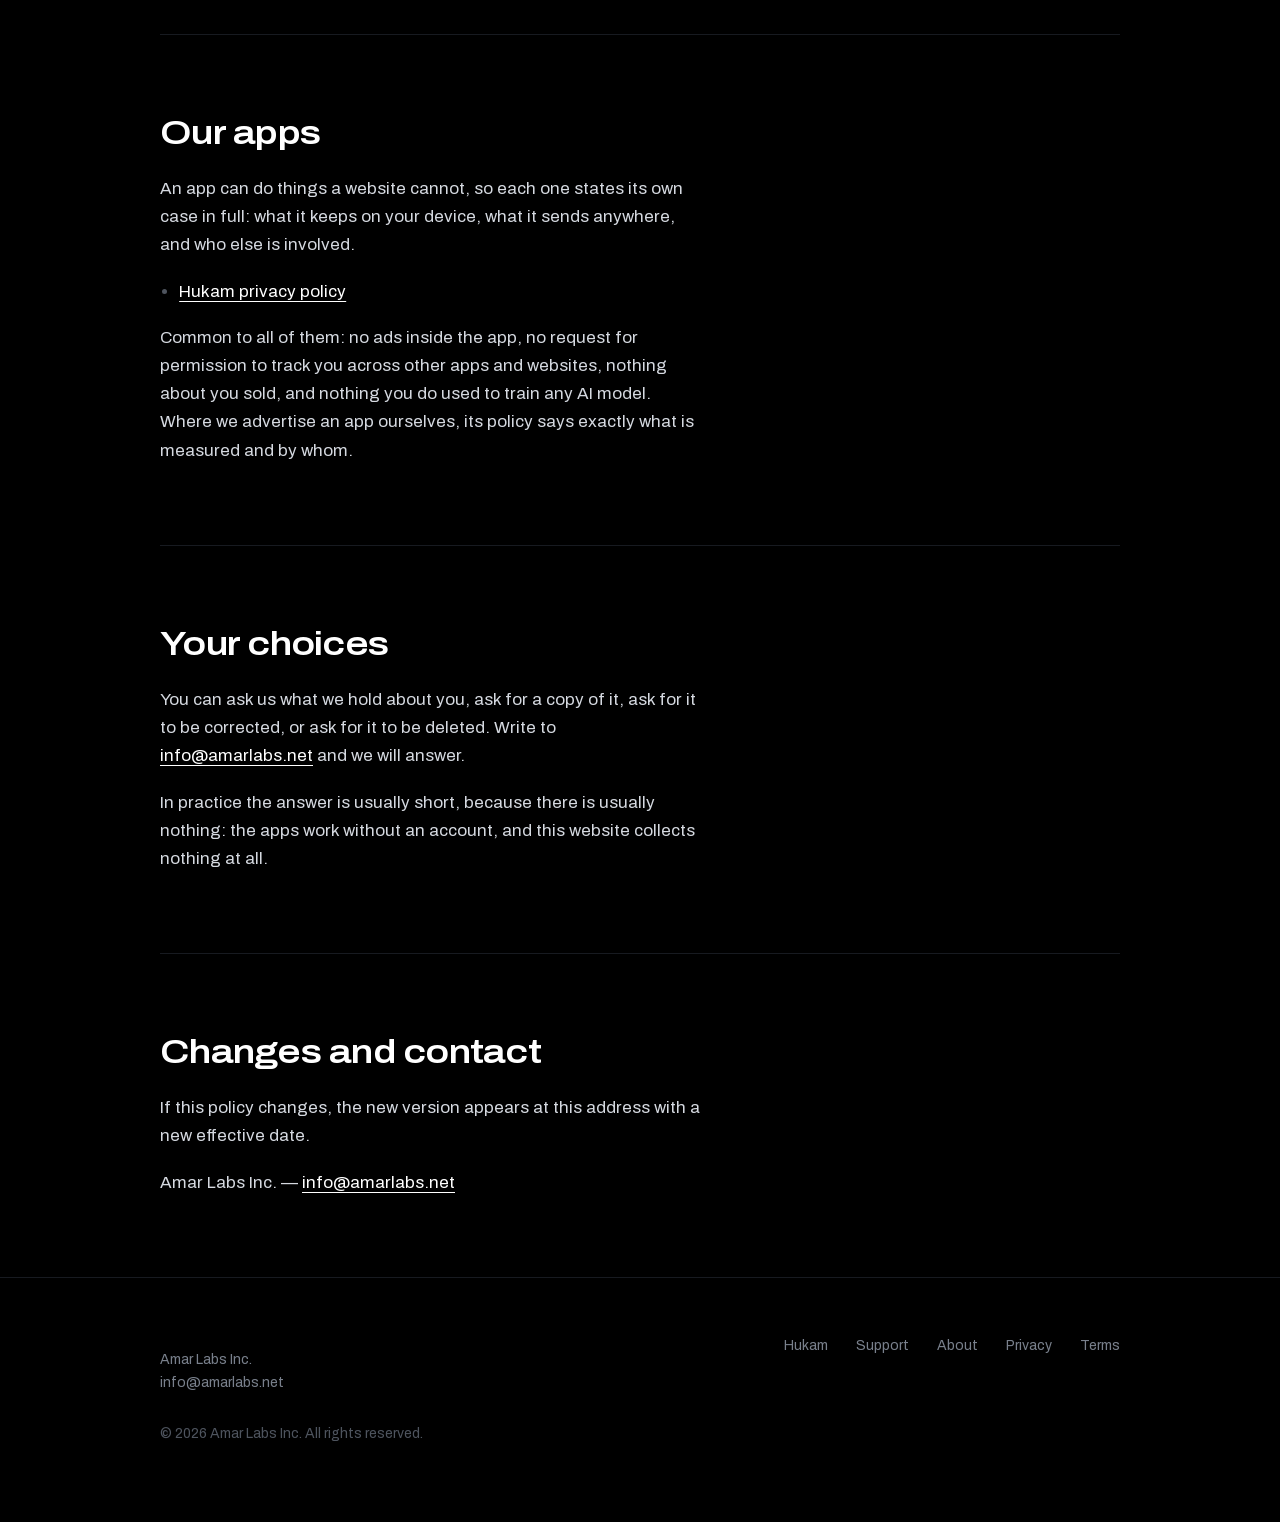
<file: privacy/index.html>
<!doctype html>
<html lang="en">
<head>
<meta charset="utf-8">
<meta name="viewport" content="width=device-width, initial-scale=1">
<title>Privacy — Amar Labs</title>
<meta name="description" content="How Amar Labs Inc. handles information: this website collects nothing, what happens when you write to us, and where to find each app's own privacy policy.">
<meta name="theme-color" content="#000000">
<meta property="og:title" content="Privacy at Amar Labs">
<meta property="og:site_name" content="Amar Labs">
<meta property="og:description" content="What this website collects, what happens to your mail, and where each app's policy lives.">
<meta property="og:url" content="https://amarlabs.net/privacy/">
<meta property="og:type" content="website">
<link rel="canonical" href="https://amarlabs.net/privacy/">
<link rel="icon" href="/favicon.svg" type="image/svg+xml">
<link rel="apple-touch-icon" href="/hukam-icon.png">
<link rel="stylesheet" href="/site.css">
</head>
<body>
<a class="skip" href="#main">Skip to content</a>

<div class="wrap">
  <div class="masthead">
    <a class="mark" href="/">Amar Labs</a>
    <nav aria-label="Primary">
      <a href="/hukam/">Hukam</a>
      <a href="/support/">Support</a>
      <a href="/about/">About</a>
    </nav>
  </div>

  <header class="pagehead">
    <h1>Privacy</h1>
    <p class="lede">This page covers amarlabs.net and our mail. Each app has its own policy,
      because each app is different; they are linked at the bottom.</p>
    <p class="stamp">Effective 20 September 2026</p>
  </header>

  <main id="main">
    <section class="band">
      <h2>This website</h2>
      <div class="prose">
        <p>amarlabs.net is a set of static files. It sets no cookies, runs no analytics, and
          carries no advertising or tracking scripts of any kind. There is nothing here to log
          you in to and nothing here that follows you afterwards.</p>
        <p>It makes no request to any third party while you read it. The typeface is served from
          this domain rather than from a font service, and the images are files on this site, so
          loading a page tells nobody but our host that you were here.</p>
        <p>The site is hosted by <strong>GitHub Pages</strong>. Like any web host, GitHub
          receives the requests your browser makes — the address you asked for, your IP address,
          your browser's user-agent string and the time — and keeps them briefly in its own
          server logs for security and abuse handling. We cannot see those logs, we do not
          collect them, and we never combine them with anything else.</p>
      </div>
    </section>

    <section class="band">
      <h2>Writing to us</h2>
      <div class="prose">
        <p>When you email <a href="mailto:info@amarlabs.net">info@amarlabs.net</a>, we receive
          what you send: your address, your message, and anything you attach. We use it to answer
          you and to fix whatever you have told us about.</p>
        <p>The mailbox is hosted by <strong>Apple</strong> as part of iCloud Mail, so your message
          sits on Apple's mail servers the way any email sits on the receiving mail provider's
          servers. We keep support correspondence while it is useful — to recognise a repeat
          problem, or to follow up on a bug you reported — and delete it when it is not.</p>
        <p>We never add you to a mailing list from a support email, never sell or share your
          address, and never use your message to train an AI model.</p>
      </div>
    </section>

    <section class="band">
      <h2>Our apps</h2>
      <div class="prose">
        <p>An app can do things a website cannot, so each one states its own case in full: what
          it keeps on your device, what it sends anywhere, and who else is involved.</p>
        <ul>
          <li><a href="/hukam/privacy/">Hukam privacy policy</a></li>
        </ul>
        <p>Common to all of them: no ads inside the app, no request for permission to track
          you across other apps and websites, nothing about you sold, and nothing you do used
          to train any AI model. Where we advertise an app ourselves, its policy says exactly
          what is measured and by whom.</p>
      </div>
    </section>

    <section class="band">
      <h2>Your choices</h2>
      <div class="prose">
        <p>You can ask us what we hold about you, ask for a copy of it, ask for it to be
          corrected, or ask for it to be deleted. Write to
          <a href="mailto:info@amarlabs.net">info@amarlabs.net</a> and we will answer.</p>
        <p>In practice the answer is usually short, because there is usually nothing: the apps
          work without an account, and this website collects nothing at all.</p>
      </div>
    </section>

    <section class="band">
      <h2>Changes and contact</h2>
      <div class="prose">
        <p>If this policy changes, the new version appears at this address with a new effective
          date.</p>
        <p>Amar Labs Inc. &mdash; <a href="mailto:info@amarlabs.net">info@amarlabs.net</a></p>
      </div>
    </section>
  </main>
</div>

<footer class="foot">
  <div class="wrap">
    <div class="rows">
      <p class="entity">Amar Labs Inc.<br><a href="mailto:info@amarlabs.net">info@amarlabs.net</a></p>
      <nav aria-label="Footer">
        <a href="/hukam/">Hukam</a>
        <a href="/support/">Support</a>
        <a href="/about/">About</a>
        <a href="/privacy/">Privacy</a>
        <a href="/terms/">Terms</a>
      </nav>
    </div>
    <p>&copy; 2026 Amar Labs Inc. All rights reserved.</p>
  </div>
</footer>
</body>
</html>
</file>
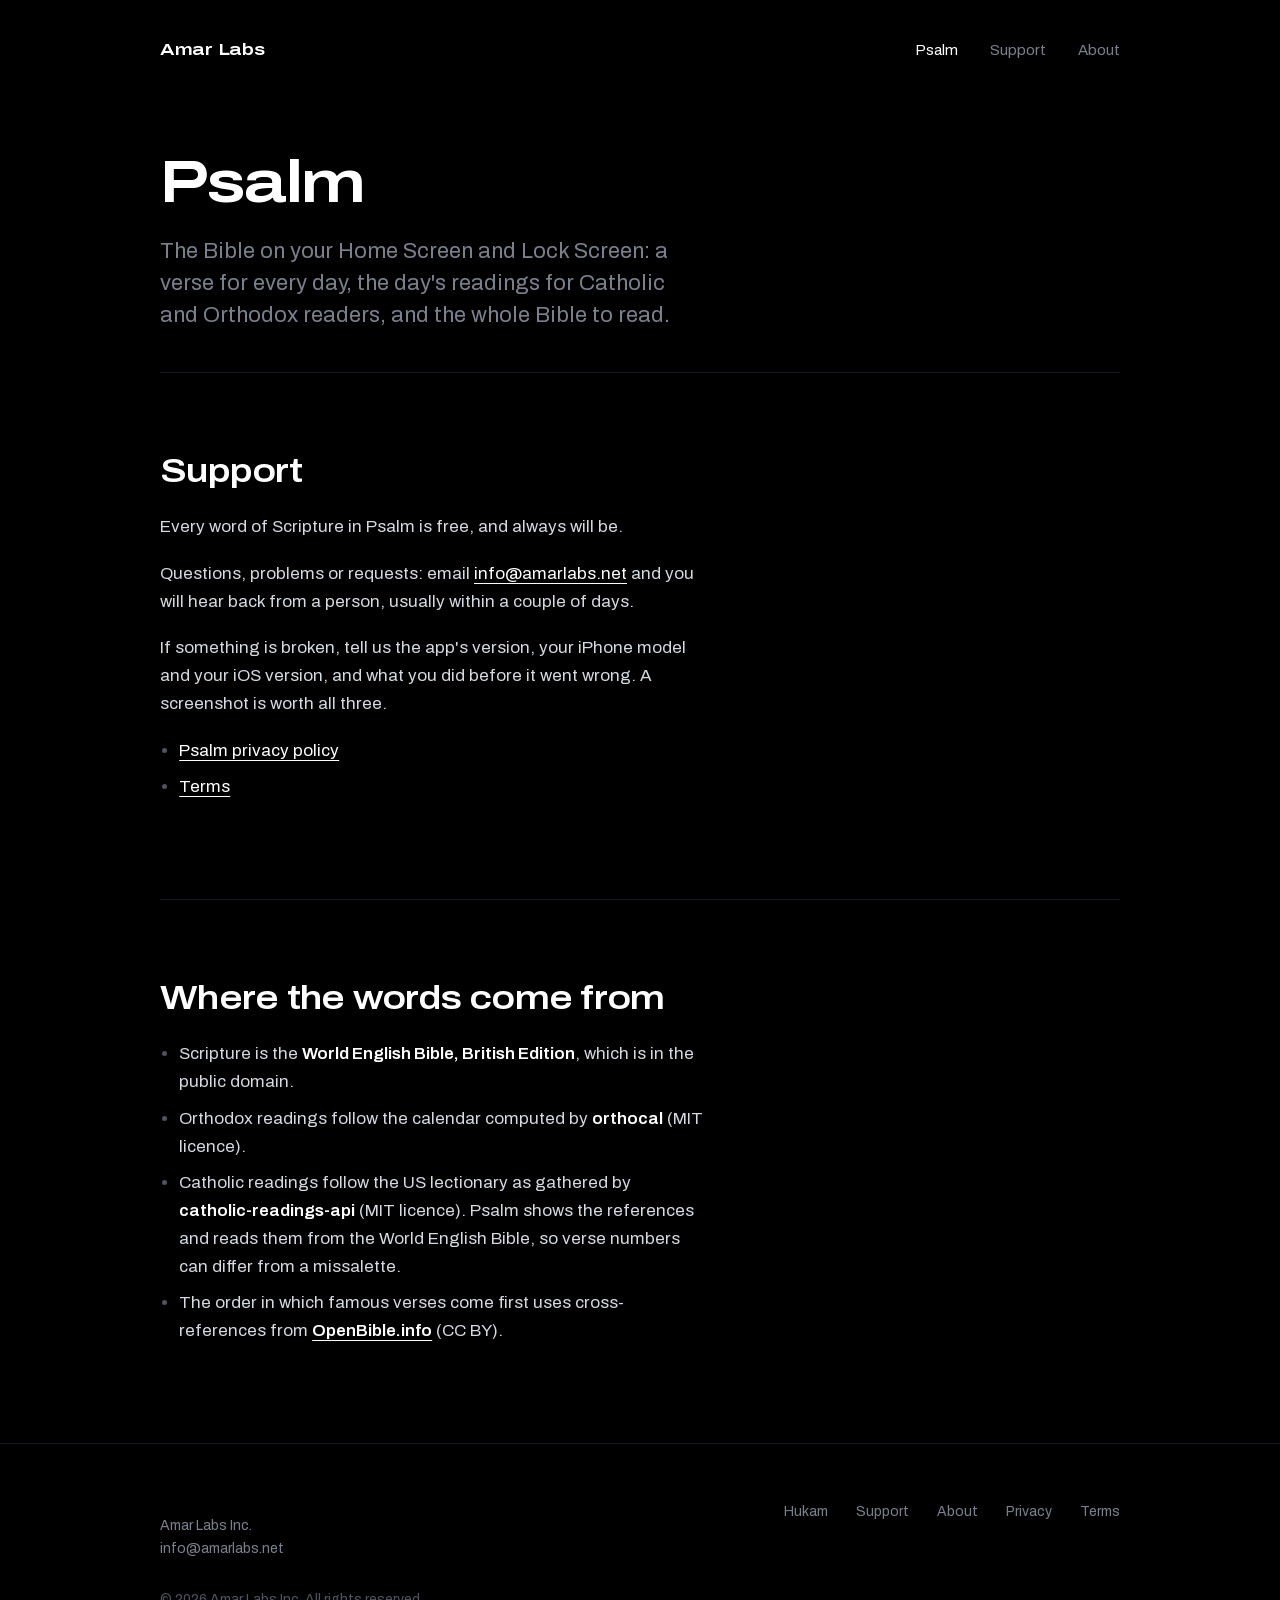
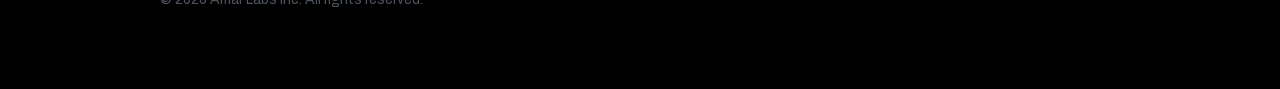
<file: psalm/index.html>
<!doctype html>
<html lang="en">
<head>
<meta charset="utf-8">
<meta name="viewport" content="width=device-width, initial-scale=1">
<title>Psalm — Support — Amar Labs</title>
<meta name="description" content="Support for Psalm: Christian App, by Amar Labs. How to reach a person, and where the Scripture and readings come from.">
<meta name="theme-color" content="#000000">
<meta property="og:title" content="Psalm — Support">
<meta property="og:site_name" content="Amar Labs">
<meta property="og:description" content="Support for Psalm, by Amar Labs.">
<meta property="og:url" content="https://amarlabs.net/psalm/">
<meta property="og:type" content="website">
<link rel="canonical" href="https://amarlabs.net/psalm/">
<link rel="icon" href="/favicon.svg" type="image/svg+xml">
<link rel="apple-touch-icon" href="/hukam-icon.png">
<link rel="stylesheet" href="/site.css">
</head>
<body>
<a class="skip" href="#main">Skip to content</a>

<div class="wrap">
  <div class="masthead">
    <a class="mark" href="/">Amar Labs</a>
    <nav aria-label="Primary">
      <a href="/psalm/" aria-current="page">Psalm</a>
      <a href="/support/">Support</a>
      <a href="/about/">About</a>
    </nav>
  </div>

  <header class="pagehead">
    <h1>Psalm</h1>
    <p class="lede">The Bible on your Home Screen and Lock Screen: a verse for every day, the
      day's readings for Catholic and Orthodox readers, and the whole Bible to read.</p>
  </header>

  <main id="main">
    <section class="band">
      <h2>Support</h2>
      <div class="prose">
        <p>Every word of Scripture in Psalm is free, and always will be.</p>
        <p>Questions, problems or requests: email
          <a href="mailto:info@amarlabs.net">info@amarlabs.net</a> and you will hear back from a
          person, usually within a couple of days.</p>
        <p>If something is broken, tell us the app's version, your iPhone model and your iOS
          version, and what you did before it went wrong. A screenshot is worth all three.</p>
        <ul>
          <li><a href="/psalm/privacy/">Psalm privacy policy</a></li>
          <li><a href="/terms/">Terms</a></li>
        </ul>
      </div>
    </section>

    <section class="band">
      <h2>Where the words come from</h2>
      <div class="prose">
        <ul>
          <li>Scripture is the <strong>World English Bible, British Edition</strong>, which is in
            the public domain.</li>
          <li>Orthodox readings follow the calendar computed by <strong>orthocal</strong>
            (MIT licence).</li>
          <li>Catholic readings follow the US lectionary as gathered by
            <strong>catholic-readings-api</strong> (MIT licence). Psalm shows the references and
            reads them from the World English Bible, so verse numbers can differ from a
            missalette.</li>
          <li>The order in which famous verses come first uses cross-references from
            <strong><a href="https://www.openbible.info/">OpenBible.info</a></strong> (CC BY).</li>
        </ul>
      </div>
    </section>
  </main>
</div>

<footer class="foot">
  <div class="wrap">
    <div class="rows">
      <p class="entity">Amar Labs Inc.<br><a href="mailto:info@amarlabs.net">info@amarlabs.net</a></p>
      <nav aria-label="Footer">
        <a href="/hukam/">Hukam</a>
        <a href="/support/">Support</a>
        <a href="/about/">About</a>
        <a href="/privacy/">Privacy</a>
        <a href="/terms/">Terms</a>
      </nav>
    </div>
    <p>&copy; 2026 Amar Labs Inc. All rights reserved.</p>
  </div>
</footer>
</body>
</html>
</file>
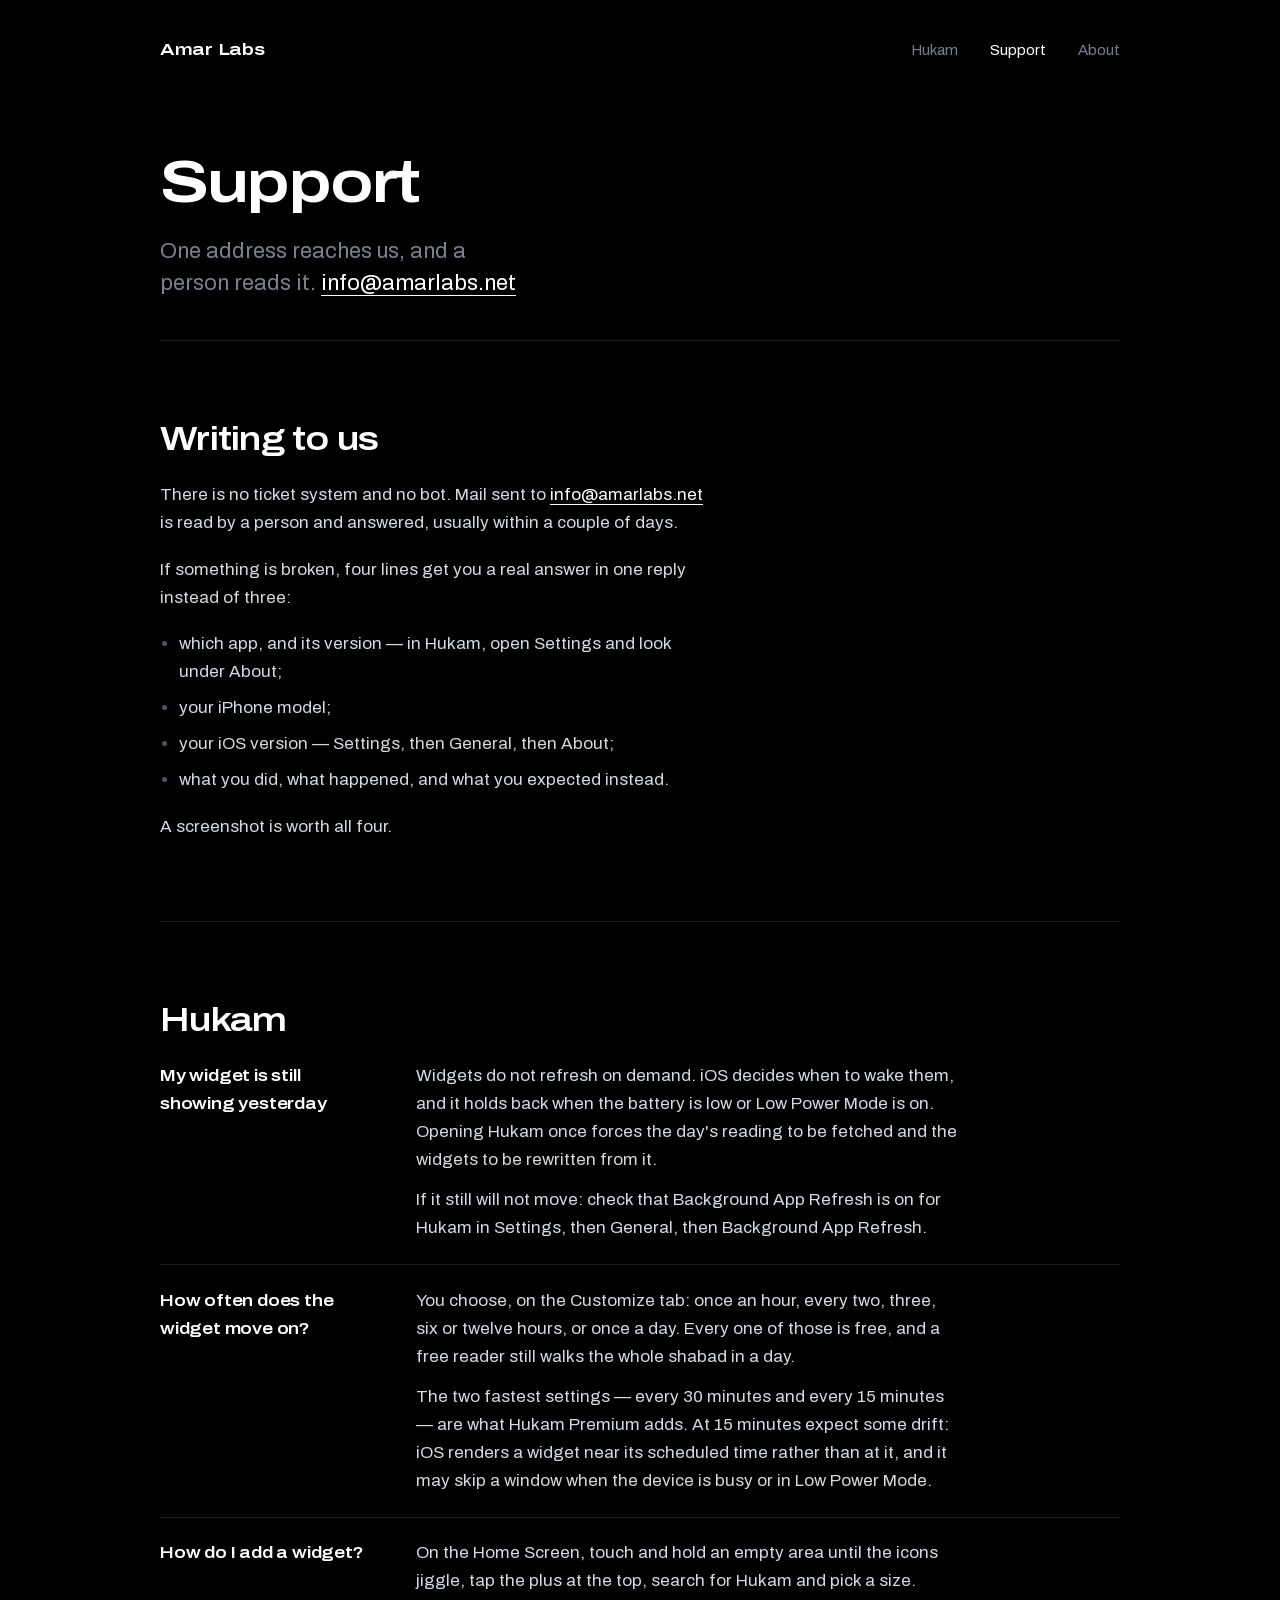
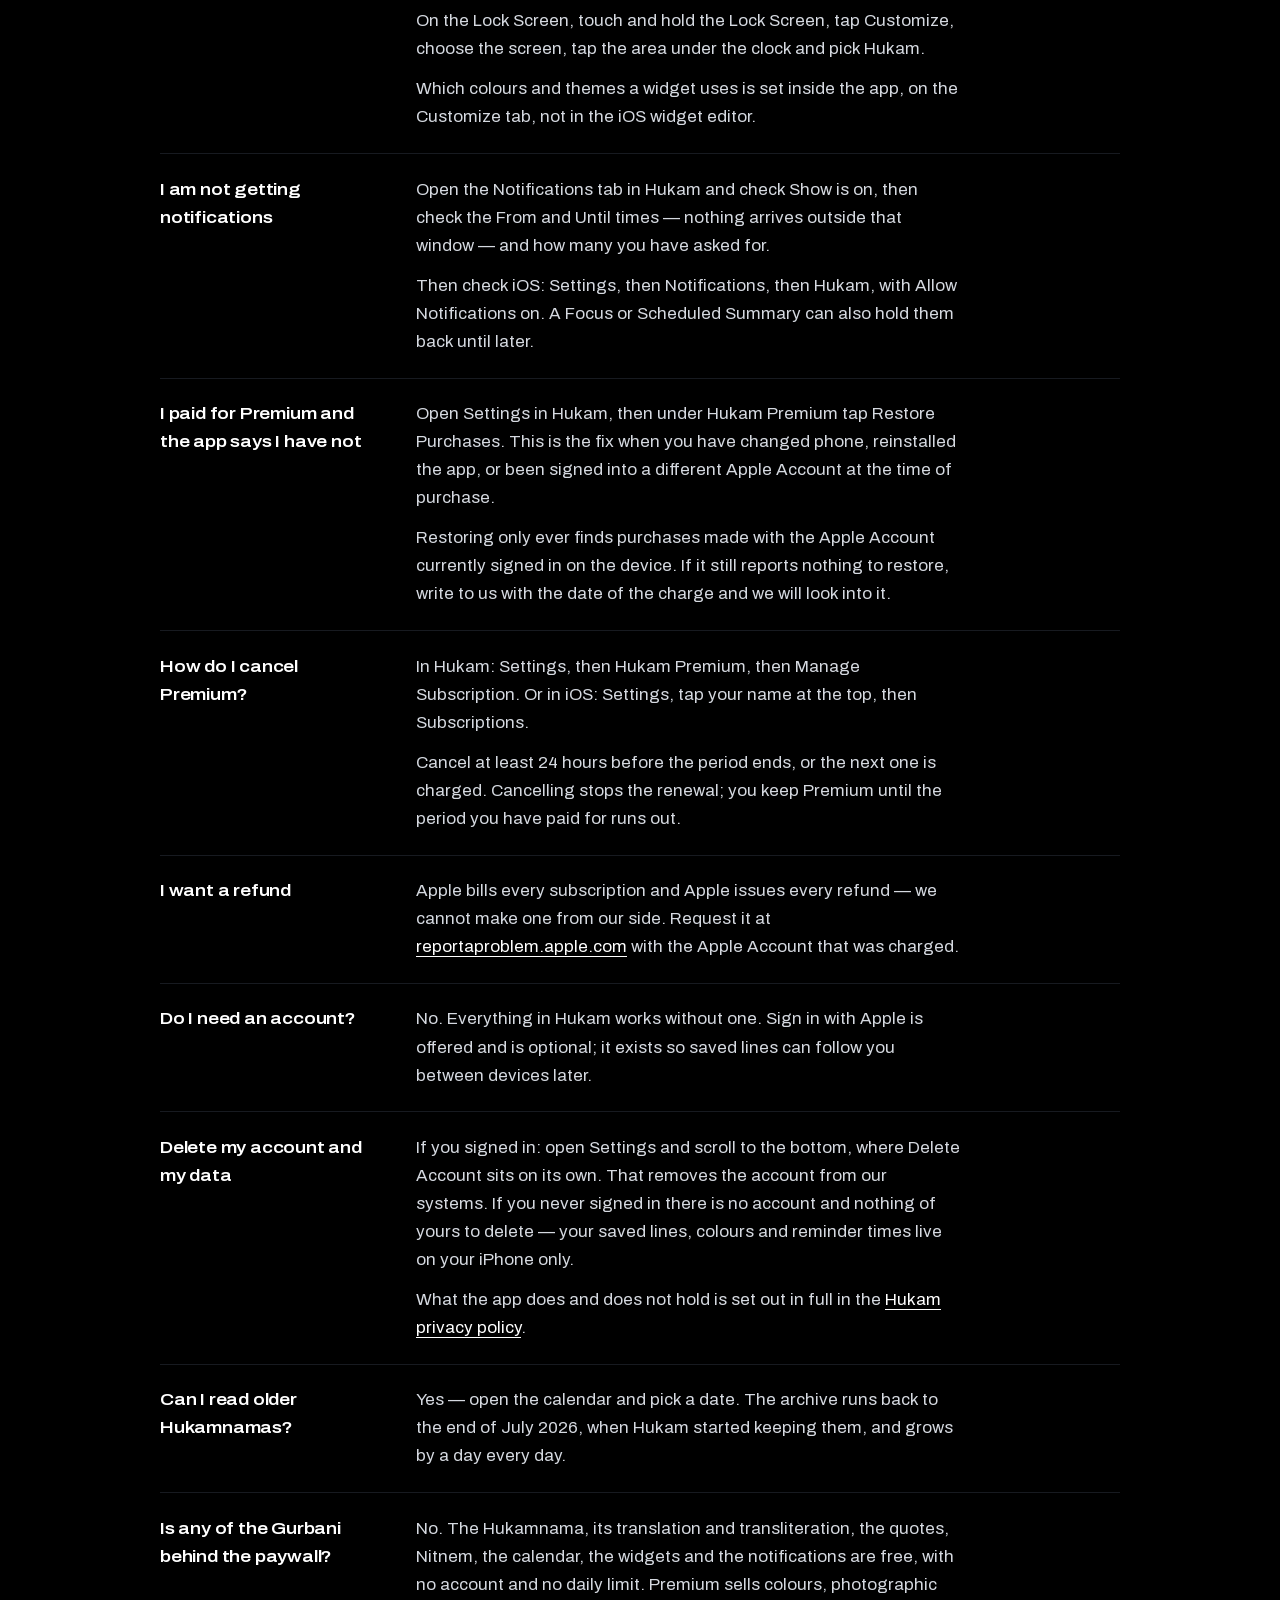
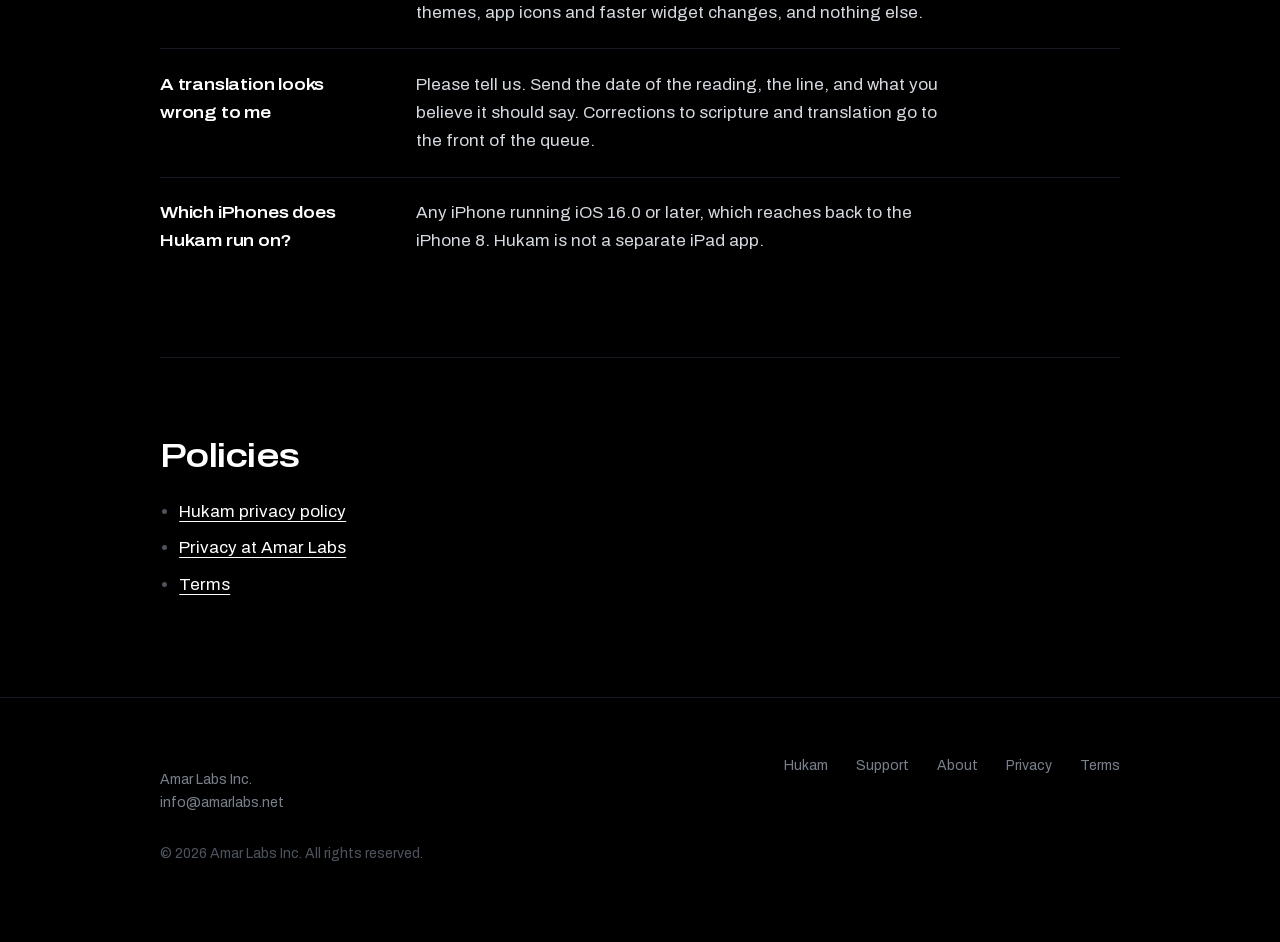
<file: support/index.html>
<!doctype html>
<html lang="en">
<head>
<meta charset="utf-8">
<meta name="viewport" content="width=device-width, initial-scale=1">
<title>Support — Amar Labs</title>
<meta name="description" content="Support for Amar Labs apps. How to reach a person, and answers to the questions that come up most about Hukam: widgets, notifications, subscriptions, restoring a purchase and deleting an account.">
<meta name="theme-color" content="#000000">
<meta property="og:title" content="Support">
<meta property="og:site_name" content="Amar Labs">
<meta property="og:description" content="How to reach us, and answers to the questions that come up most.">
<meta property="og:url" content="https://amarlabs.net/support/">
<meta property="og:type" content="website">
<link rel="canonical" href="https://amarlabs.net/support/">
<link rel="icon" href="/favicon.svg" type="image/svg+xml">
<link rel="apple-touch-icon" href="/hukam-icon.png">
<link rel="stylesheet" href="/site.css">
</head>
<body>
<a class="skip" href="#main">Skip to content</a>

<div class="wrap">
  <div class="masthead">
    <a class="mark" href="/">Amar Labs</a>
    <nav aria-label="Primary">
      <a href="/hukam/">Hukam</a>
      <a href="/support/" aria-current="page">Support</a>
      <a href="/about/">About</a>
    </nav>
  </div>

  <header class="pagehead">
    <h1>Support</h1>
    <p class="lede">One address reaches us, and a person reads it.
      <a href="mailto:info@amarlabs.net">info@amarlabs.net</a></p>
  </header>

  <main id="main">
    <section class="band">
      <h2>Writing to us</h2>
      <div class="prose">
        <p>There is no ticket system and no bot. Mail sent to
          <a href="mailto:info@amarlabs.net">info@amarlabs.net</a> is read by a person and
          answered, usually within a couple of days.</p>
        <p>If something is broken, four lines get you a real answer in one reply instead of
          three:</p>
        <ul>
          <li>which app, and its version — in Hukam, open Settings and look under About;</li>
          <li>your iPhone model;</li>
          <li>your iOS version — Settings, then General, then About;</li>
          <li>what you did, what happened, and what you expected instead.</li>
        </ul>
        <p>A screenshot is worth all four.</p>
      </div>
    </section>

    <section class="band">
      <h2>Hukam</h2>

      <dl class="spec">
        <div>
          <dt>My widget is still showing yesterday</dt>
          <dd>
            <p>Widgets do not refresh on demand. iOS decides when to wake them, and it holds back
              when the battery is low or Low Power Mode is on. Opening Hukam once forces the day's
              reading to be fetched and the widgets to be rewritten from it.</p>
            <p>If it still will not move: check that Background App Refresh is on for Hukam in
              Settings, then General, then Background App Refresh.</p>
          </dd>
        </div>
        <div>
          <dt>How often does the widget move on?</dt>
          <dd>
            <p>You choose, on the Customize tab: once an hour, every two, three, six or twelve
              hours, or once a day. Every one of those is free, and a free reader still walks the
              whole shabad in a day.</p>
            <p>The two fastest settings — every 30 minutes and every 15 minutes — are what Hukam
              Premium adds. At 15 minutes expect some drift: iOS renders a widget near its
              scheduled time rather than at it, and it may skip a window when the device is busy
              or in Low Power Mode.</p>
          </dd>
        </div>
        <div>
          <dt>How do I add a widget?</dt>
          <dd>
            <p>On the Home Screen, touch and hold an empty area until the icons jiggle, tap the
              plus at the top, search for Hukam and pick a size.</p>
            <p>On the Lock Screen, touch and hold the Lock Screen, tap Customize, choose the
              screen, tap the area under the clock and pick Hukam.</p>
            <p>Which colours and themes a widget uses is set inside the app, on the Customize
              tab, not in the iOS widget editor.</p>
          </dd>
        </div>
        <div>
          <dt>I am not getting notifications</dt>
          <dd>
            <p>Open the Notifications tab in Hukam and check Show is on, then check the From and
              Until times — nothing arrives outside that window — and how many you have asked
              for.</p>
            <p>Then check iOS: Settings, then Notifications, then Hukam, with Allow Notifications
              on. A Focus or Scheduled Summary can also hold them back until later.</p>
          </dd>
        </div>
        <div>
          <dt>I paid for Premium and the app says I have not</dt>
          <dd>
            <p>Open Settings in Hukam, then under Hukam Premium tap Restore Purchases. This is
              the fix when you have changed phone, reinstalled the app, or been signed into a
              different Apple Account at the time of purchase.</p>
            <p>Restoring only ever finds purchases made with the Apple Account currently signed
              in on the device. If it still reports nothing to restore, write to us with the
              date of the charge and we will look into it.</p>
          </dd>
        </div>
        <div>
          <dt>How do I cancel Premium?</dt>
          <dd>
            <p>In Hukam: Settings, then Hukam Premium, then Manage Subscription. Or in iOS:
              Settings, tap your name at the top, then Subscriptions.</p>
            <p>Cancel at least 24 hours before the period ends, or the next one is charged.
              Cancelling stops the renewal; you keep Premium until the period you have paid for
              runs out.</p>
          </dd>
        </div>
        <div>
          <dt>I want a refund</dt>
          <dd>
            <p>Apple bills every subscription and Apple issues every refund — we cannot make one
              from our side. Request it at
              <a href="https://reportaproblem.apple.com/">reportaproblem.apple.com</a> with the
              Apple Account that was charged.</p>
          </dd>
        </div>
        <div>
          <dt>Do I need an account?</dt>
          <dd>
            <p>No. Everything in Hukam works without one. Sign in with Apple is offered and is
              optional; it exists so saved lines can follow you between devices later.</p>
          </dd>
        </div>
        <div>
          <dt>Delete my account and my data</dt>
          <dd>
            <p>If you signed in: open Settings and scroll to the bottom, where Delete Account
              sits on its own. That removes the account from our systems. If you never signed in
              there is no account and nothing of yours to delete — your saved lines, colours and
              reminder times live on your iPhone only.</p>
            <p>What the app does and does not hold is set out in full in the
              <a href="/hukam/privacy/">Hukam privacy policy</a>.</p>
          </dd>
        </div>
        <div>
          <dt>Can I read older Hukamnamas?</dt>
          <dd>
            <p>Yes — open the calendar and pick a date. The archive runs back to the end of July
              2026, when Hukam started keeping them, and grows by a day every day.</p>
          </dd>
        </div>
        <div>
          <dt>Is any of the Gurbani behind the paywall?</dt>
          <dd>
            <p>No. The Hukamnama, its translation and transliteration, the quotes, Nitnem, the
              calendar, the widgets and the notifications are free, with no account and no daily
              limit. Premium sells colours, photographic themes, app icons and faster widget
              changes, and nothing else.</p>
          </dd>
        </div>
        <div>
          <dt>A translation looks wrong to me</dt>
          <dd>
            <p>Please tell us. Send the date of the reading, the line, and what you believe it
              should say. Corrections to scripture and translation go to the front of the
              queue.</p>
          </dd>
        </div>
        <div>
          <dt>Which iPhones does Hukam run on?</dt>
          <dd>
            <p>Any iPhone running iOS 16.0 or later, which reaches back to the iPhone 8. Hukam is
              not a separate iPad app.</p>
          </dd>
        </div>
      </dl>
    </section>

    <section class="band">
      <h2>Policies</h2>
      <div class="prose">
        <ul>
          <li><a href="/hukam/privacy/">Hukam privacy policy</a></li>
          <li><a href="/privacy/">Privacy at Amar Labs</a></li>
          <li><a href="/terms/">Terms</a></li>
        </ul>
      </div>
    </section>
  </main>
</div>

<footer class="foot">
  <div class="wrap">
    <div class="rows">
      <p class="entity">Amar Labs Inc.<br><a href="mailto:info@amarlabs.net">info@amarlabs.net</a></p>
      <nav aria-label="Footer">
        <a href="/hukam/">Hukam</a>
        <a href="/support/">Support</a>
        <a href="/about/">About</a>
        <a href="/privacy/">Privacy</a>
        <a href="/terms/">Terms</a>
      </nav>
    </div>
    <p>&copy; 2026 Amar Labs Inc. All rights reserved.</p>
  </div>
</footer>
</body>
</html>
</file>
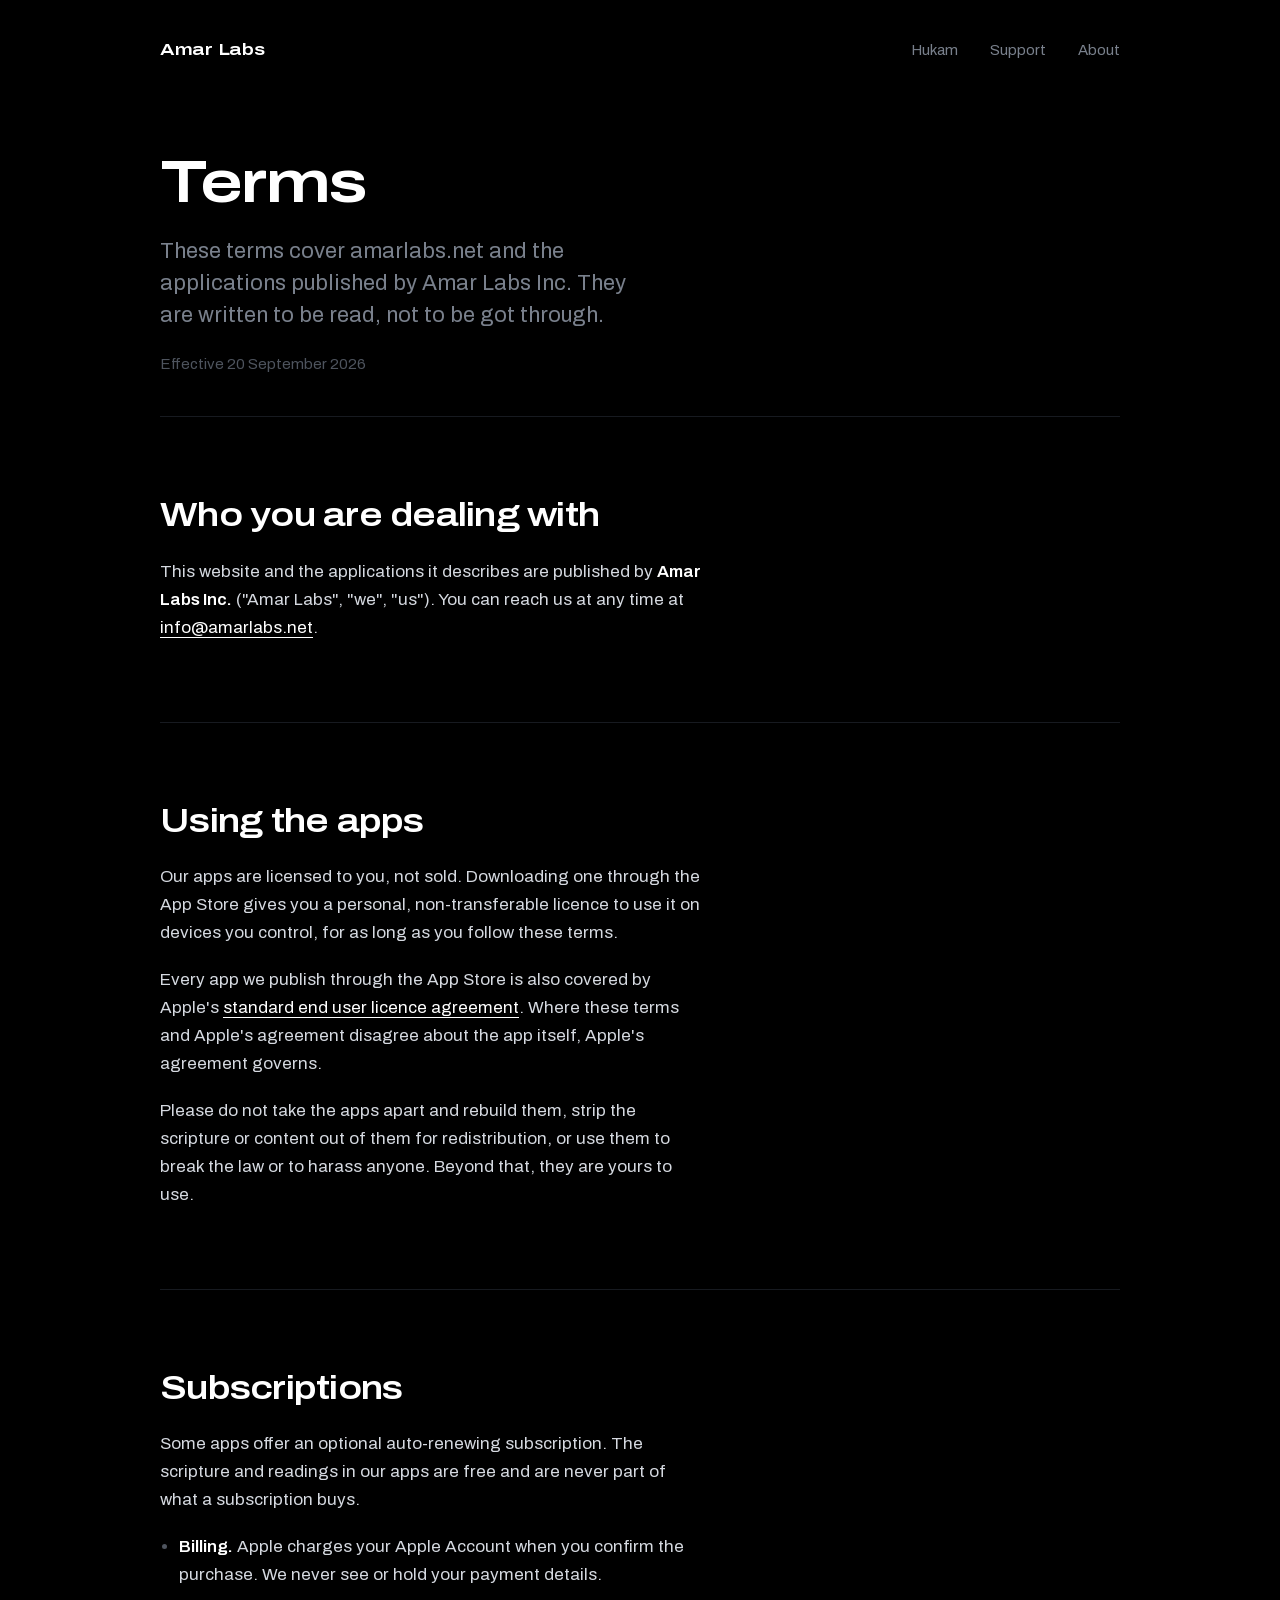
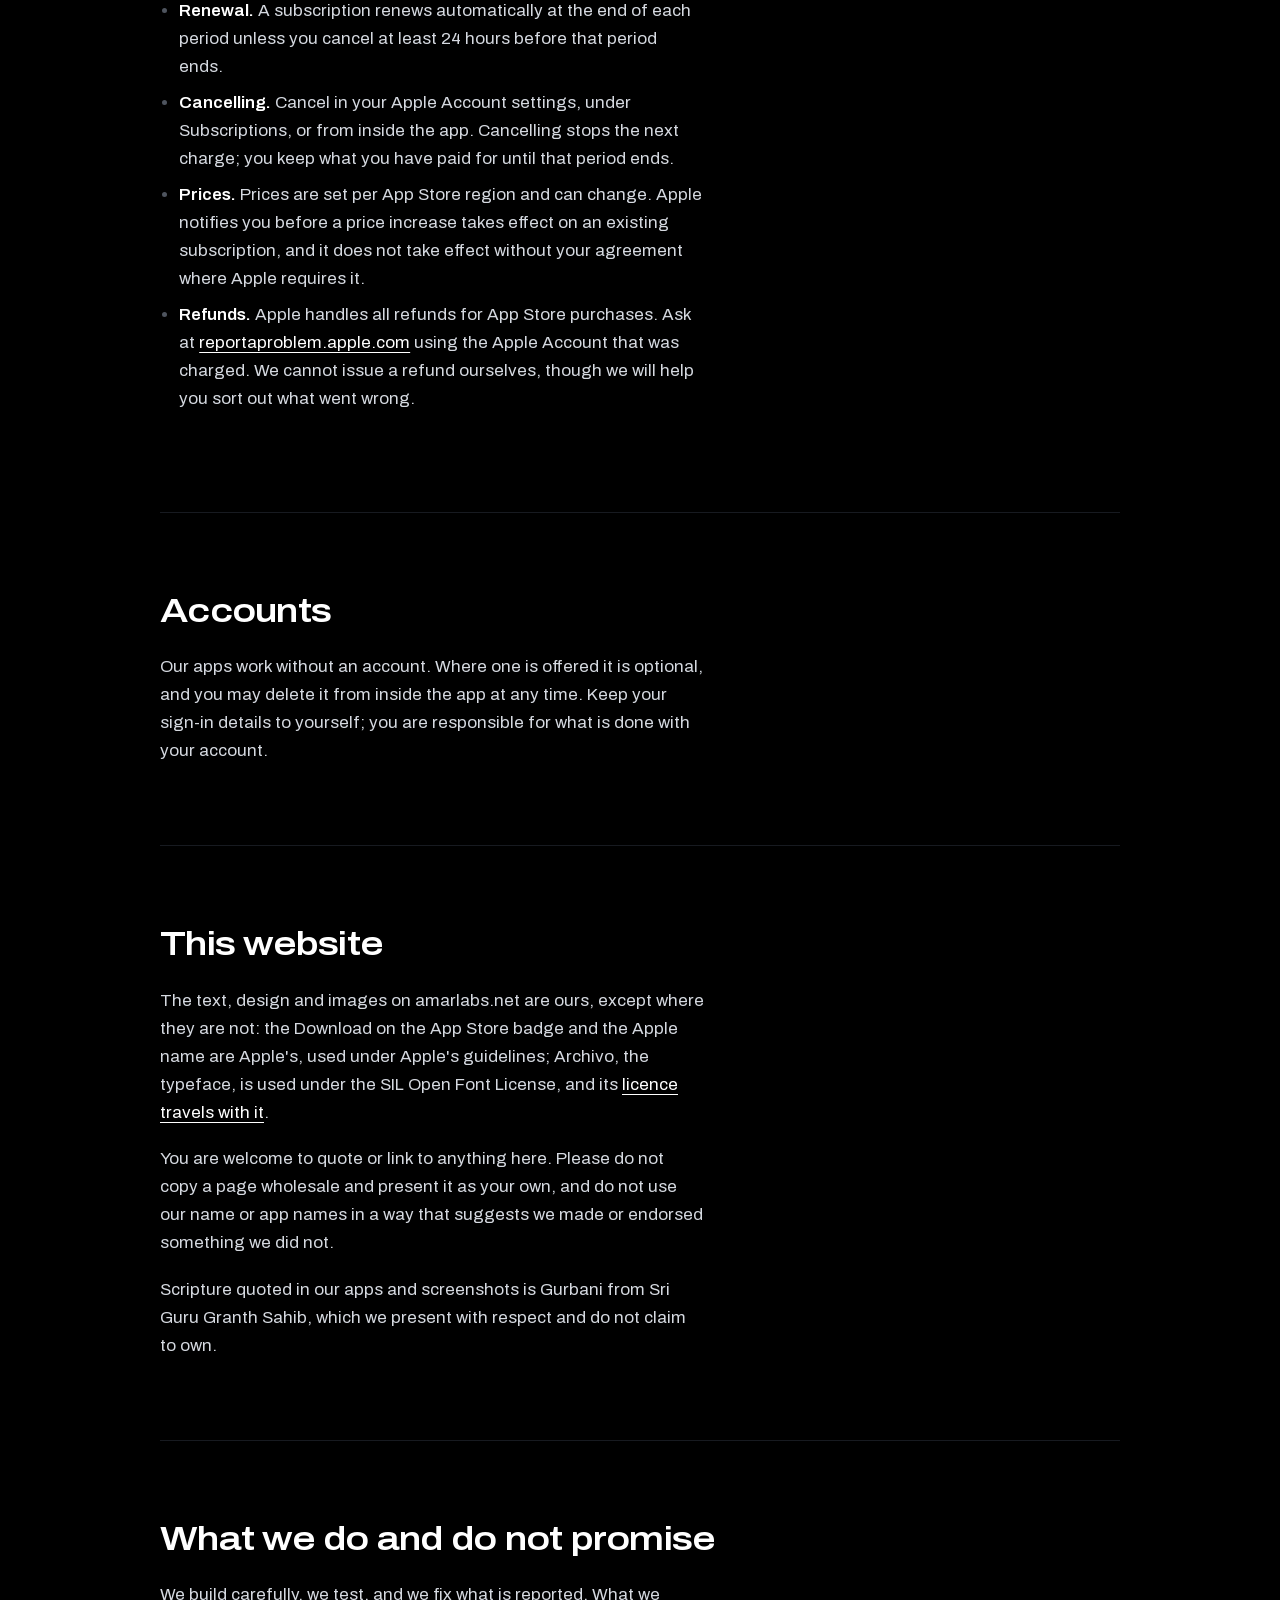
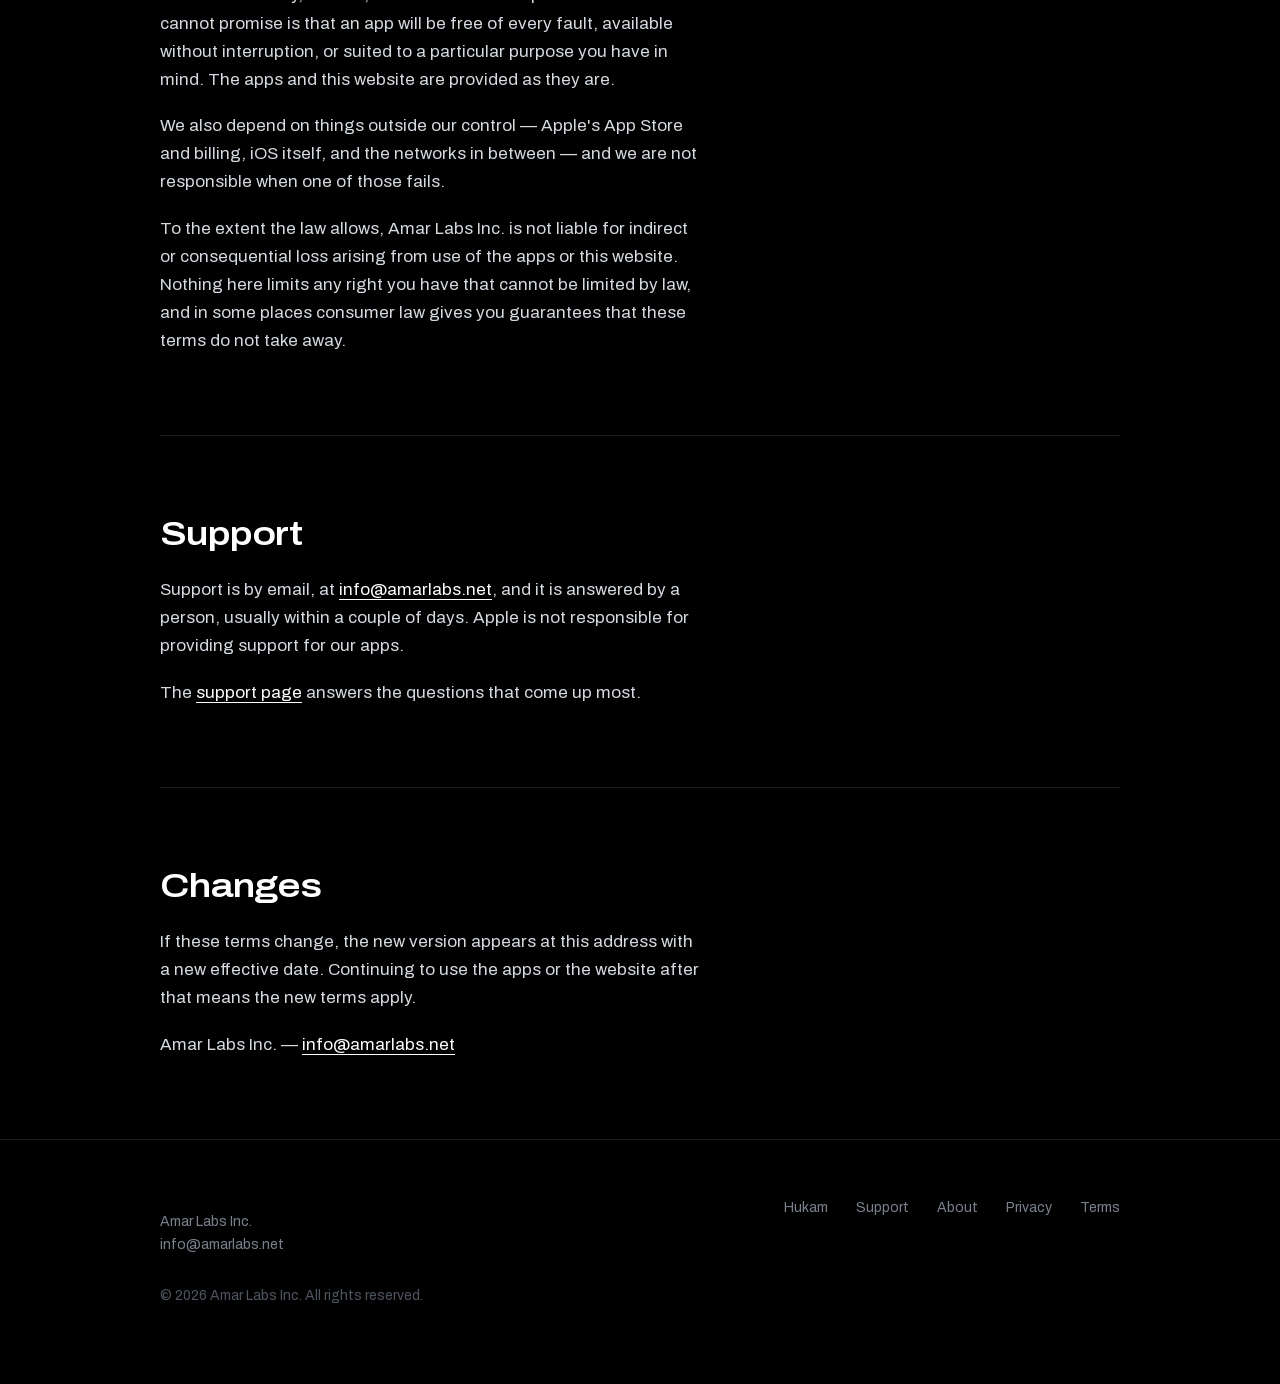
<file: terms/index.html>
<!doctype html>
<html lang="en">
<head>
<meta charset="utf-8">
<meta name="viewport" content="width=device-width, initial-scale=1">
<title>Terms — Amar Labs</title>
<meta name="description" content="The terms that cover this website and the Amar Labs apps: licensing, subscriptions billed by Apple, refunds, acceptable use and support.">
<meta name="theme-color" content="#000000">
<meta property="og:title" content="Terms">
<meta property="og:site_name" content="Amar Labs">
<meta property="og:description" content="The terms that cover this website and the Amar Labs apps.">
<meta property="og:url" content="https://amarlabs.net/terms/">
<meta property="og:type" content="website">
<link rel="canonical" href="https://amarlabs.net/terms/">
<link rel="icon" href="/favicon.svg" type="image/svg+xml">
<link rel="apple-touch-icon" href="/hukam-icon.png">
<link rel="stylesheet" href="/site.css">
</head>
<body>
<a class="skip" href="#main">Skip to content</a>

<div class="wrap">
  <div class="masthead">
    <a class="mark" href="/">Amar Labs</a>
    <nav aria-label="Primary">
      <a href="/hukam/">Hukam</a>
      <a href="/support/">Support</a>
      <a href="/about/">About</a>
    </nav>
  </div>

  <header class="pagehead">
    <h1>Terms</h1>
    <p class="lede">These terms cover amarlabs.net and the applications published by Amar Labs
      Inc. They are written to be read, not to be got through.</p>
    <p class="stamp">Effective 20 September 2026</p>
  </header>

  <main id="main">
    <section class="band">
      <h2>Who you are dealing with</h2>
      <div class="prose">
        <p>This website and the applications it describes are published by <strong>Amar Labs
          Inc.</strong> ("Amar Labs", "we", "us"). You can reach us at any time at
          <a href="mailto:info@amarlabs.net">info@amarlabs.net</a>.</p>
      </div>
    </section>

    <section class="band">
      <h2>Using the apps</h2>
      <div class="prose">
        <p>Our apps are licensed to you, not sold. Downloading one through the App Store gives
          you a personal, non-transferable licence to use it on devices you control, for as long
          as you follow these terms.</p>
        <p>Every app we publish through the App Store is also covered by Apple's
          <a href="https://www.apple.com/legal/internet-services/itunes/dev/stdeula/">standard
          end user licence agreement</a>. Where these terms and Apple's agreement disagree about
          the app itself, Apple's agreement governs.</p>
        <p>Please do not take the apps apart and rebuild them, strip the scripture or content out
          of them for redistribution, or use them to break the law or to harass anyone. Beyond
          that, they are yours to use.</p>
      </div>
    </section>

    <section class="band">
      <h2>Subscriptions</h2>
      <div class="prose">
        <p>Some apps offer an optional auto-renewing subscription. The scripture and readings in
          our apps are free and are never part of what a subscription buys.</p>
        <ul>
          <li><strong>Billing.</strong> Apple charges your Apple Account when you confirm the
            purchase. We never see or hold your payment details.</li>
          <li><strong>Renewal.</strong> A subscription renews automatically at the end of each
            period unless you cancel at least 24 hours before that period ends.</li>
          <li><strong>Cancelling.</strong> Cancel in your Apple Account settings, under
            Subscriptions, or from inside the app. Cancelling stops the next charge; you keep
            what you have paid for until that period ends.</li>
          <li><strong>Prices.</strong> Prices are set per App Store region and can change. Apple
            notifies you before a price increase takes effect on an existing subscription, and
            it does not take effect without your agreement where Apple requires it.</li>
          <li><strong>Refunds.</strong> Apple handles all refunds for App Store purchases. Ask
            at <a href="https://reportaproblem.apple.com/">reportaproblem.apple.com</a> using the
            Apple Account that was charged. We cannot issue a refund ourselves, though we will
            help you sort out what went wrong.</li>
        </ul>
      </div>
    </section>

    <section class="band">
      <h2>Accounts</h2>
      <div class="prose">
        <p>Our apps work without an account. Where one is offered it is optional, and you may
          delete it from inside the app at any time. Keep your sign-in details to yourself; you
          are responsible for what is done with your account.</p>
      </div>
    </section>

    <section class="band">
      <h2>This website</h2>
      <div class="prose">
        <p>The text, design and images on amarlabs.net are ours, except where they are not: the
          Download on the App Store badge and the Apple name are Apple's, used under Apple's
          guidelines; Archivo, the typeface, is used under the SIL Open Font License, and its
          <a href="/fonts/Archivo-OFL.txt">licence travels with it</a>.</p>
        <p>You are welcome to quote or link to anything here. Please do not copy a page wholesale
          and present it as your own, and do not use our name or app names in a way that suggests
          we made or endorsed something we did not.</p>
        <p>Scripture quoted in our apps and screenshots is Gurbani from Sri Guru Granth Sahib,
          which we present with respect and do not claim to own.</p>
      </div>
    </section>

    <section class="band">
      <h2>What we do and do not promise</h2>
      <div class="prose">
        <p>We build carefully, we test, and we fix what is reported. What we cannot promise is
          that an app will be free of every fault, available without interruption, or suited to
          a particular purpose you have in mind. The apps and this website are provided as they
          are.</p>
        <p>We also depend on things outside our control — Apple's App Store and billing, iOS
          itself, and the networks in between — and we are not responsible when one of those
          fails.</p>
        <p>To the extent the law allows, Amar Labs Inc. is not liable for indirect or
          consequential loss arising from use of the apps or this website. Nothing here limits
          any right you have that cannot be limited by law, and in some places consumer law gives
          you guarantees that these terms do not take away.</p>
      </div>
    </section>

    <section class="band">
      <h2>Support</h2>
      <div class="prose">
        <p>Support is by email, at <a href="mailto:info@amarlabs.net">info@amarlabs.net</a>, and
          it is answered by a person, usually within a couple of days. Apple is not responsible
          for providing support for our apps.</p>
        <p>The <a href="/support/">support page</a> answers the questions that come up most.</p>
      </div>
    </section>

    <section class="band">
      <h2>Changes</h2>
      <div class="prose">
        <p>If these terms change, the new version appears at this address with a new effective
          date. Continuing to use the apps or the website after that means the new terms apply.</p>
        <p>Amar Labs Inc. &mdash; <a href="mailto:info@amarlabs.net">info@amarlabs.net</a></p>
      </div>
    </section>
  </main>
</div>

<footer class="foot">
  <div class="wrap">
    <div class="rows">
      <p class="entity">Amar Labs Inc.<br><a href="mailto:info@amarlabs.net">info@amarlabs.net</a></p>
      <nav aria-label="Footer">
        <a href="/hukam/">Hukam</a>
        <a href="/support/">Support</a>
        <a href="/about/">About</a>
        <a href="/privacy/">Privacy</a>
        <a href="/terms/">Terms</a>
      </nav>
    </div>
    <p>&copy; 2026 Amar Labs Inc. All rights reserved.</p>
  </div>
</footer>
</body>
</html>
</file>
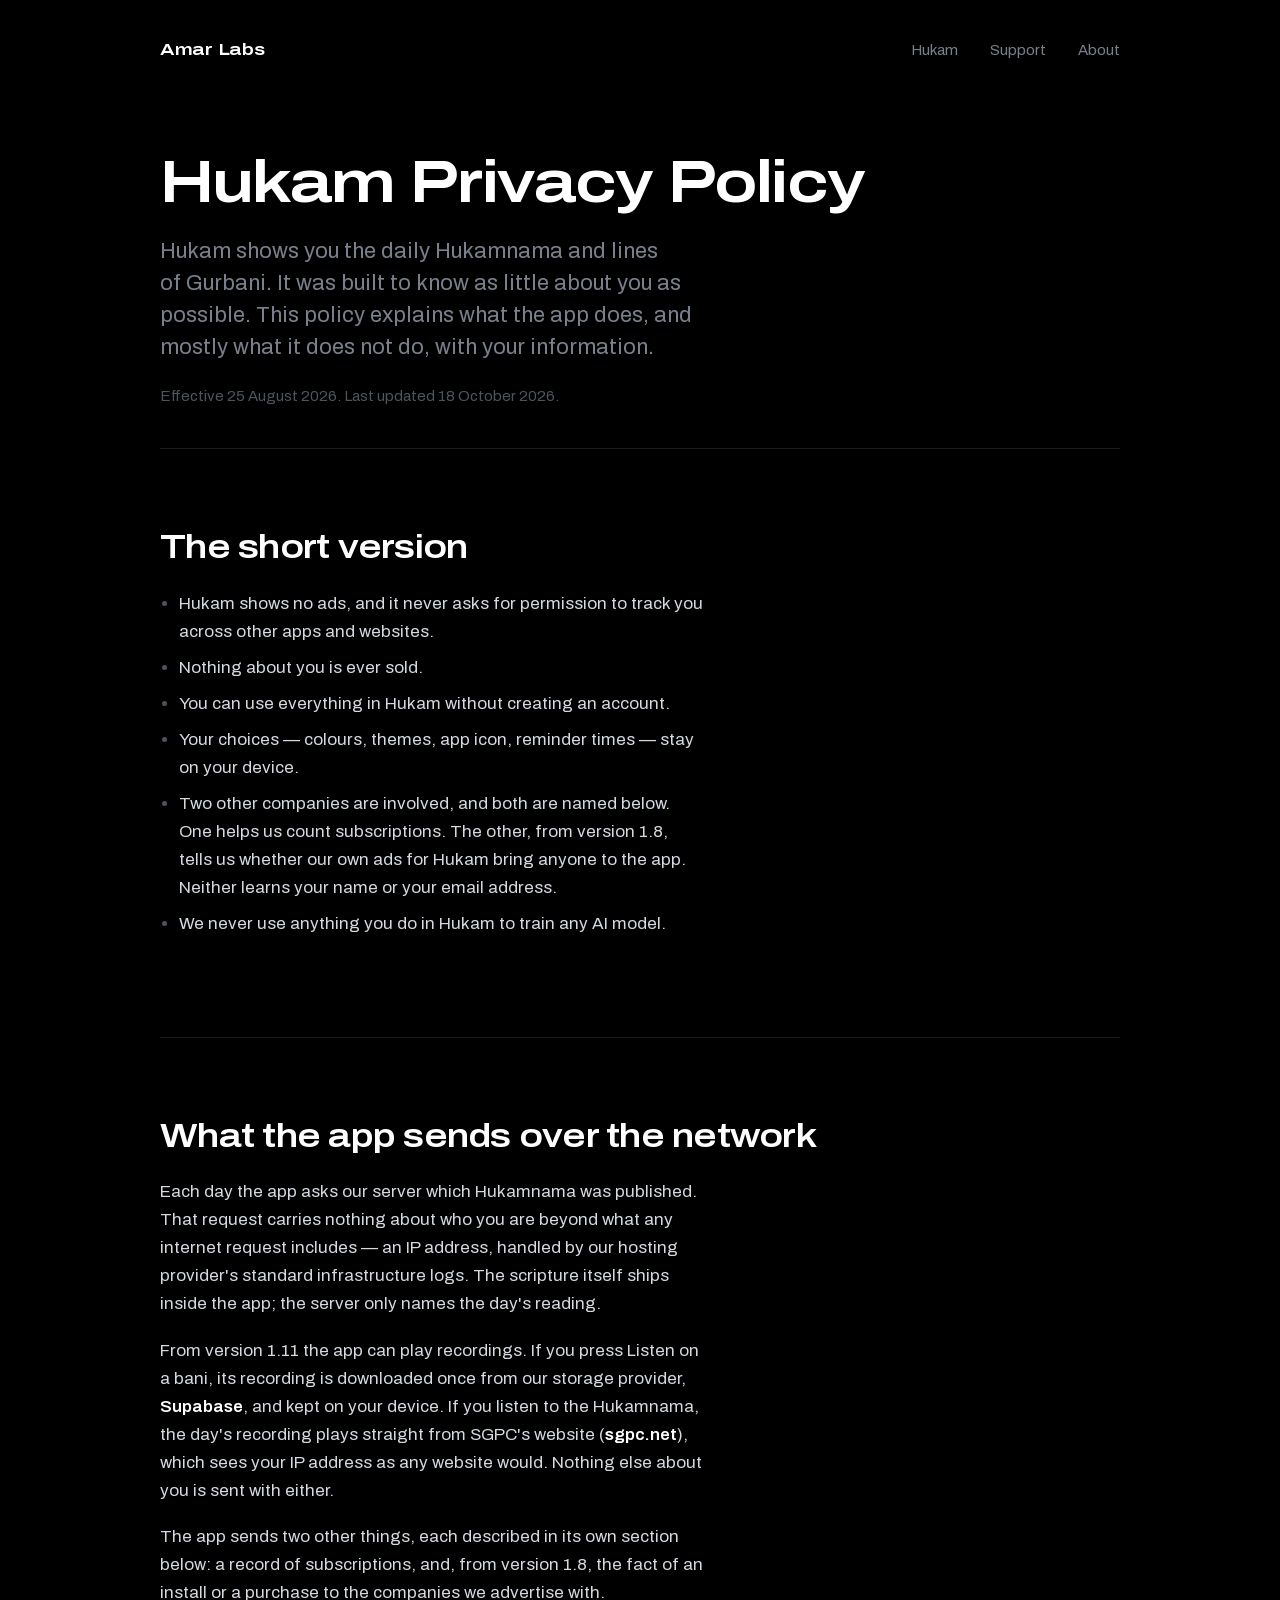
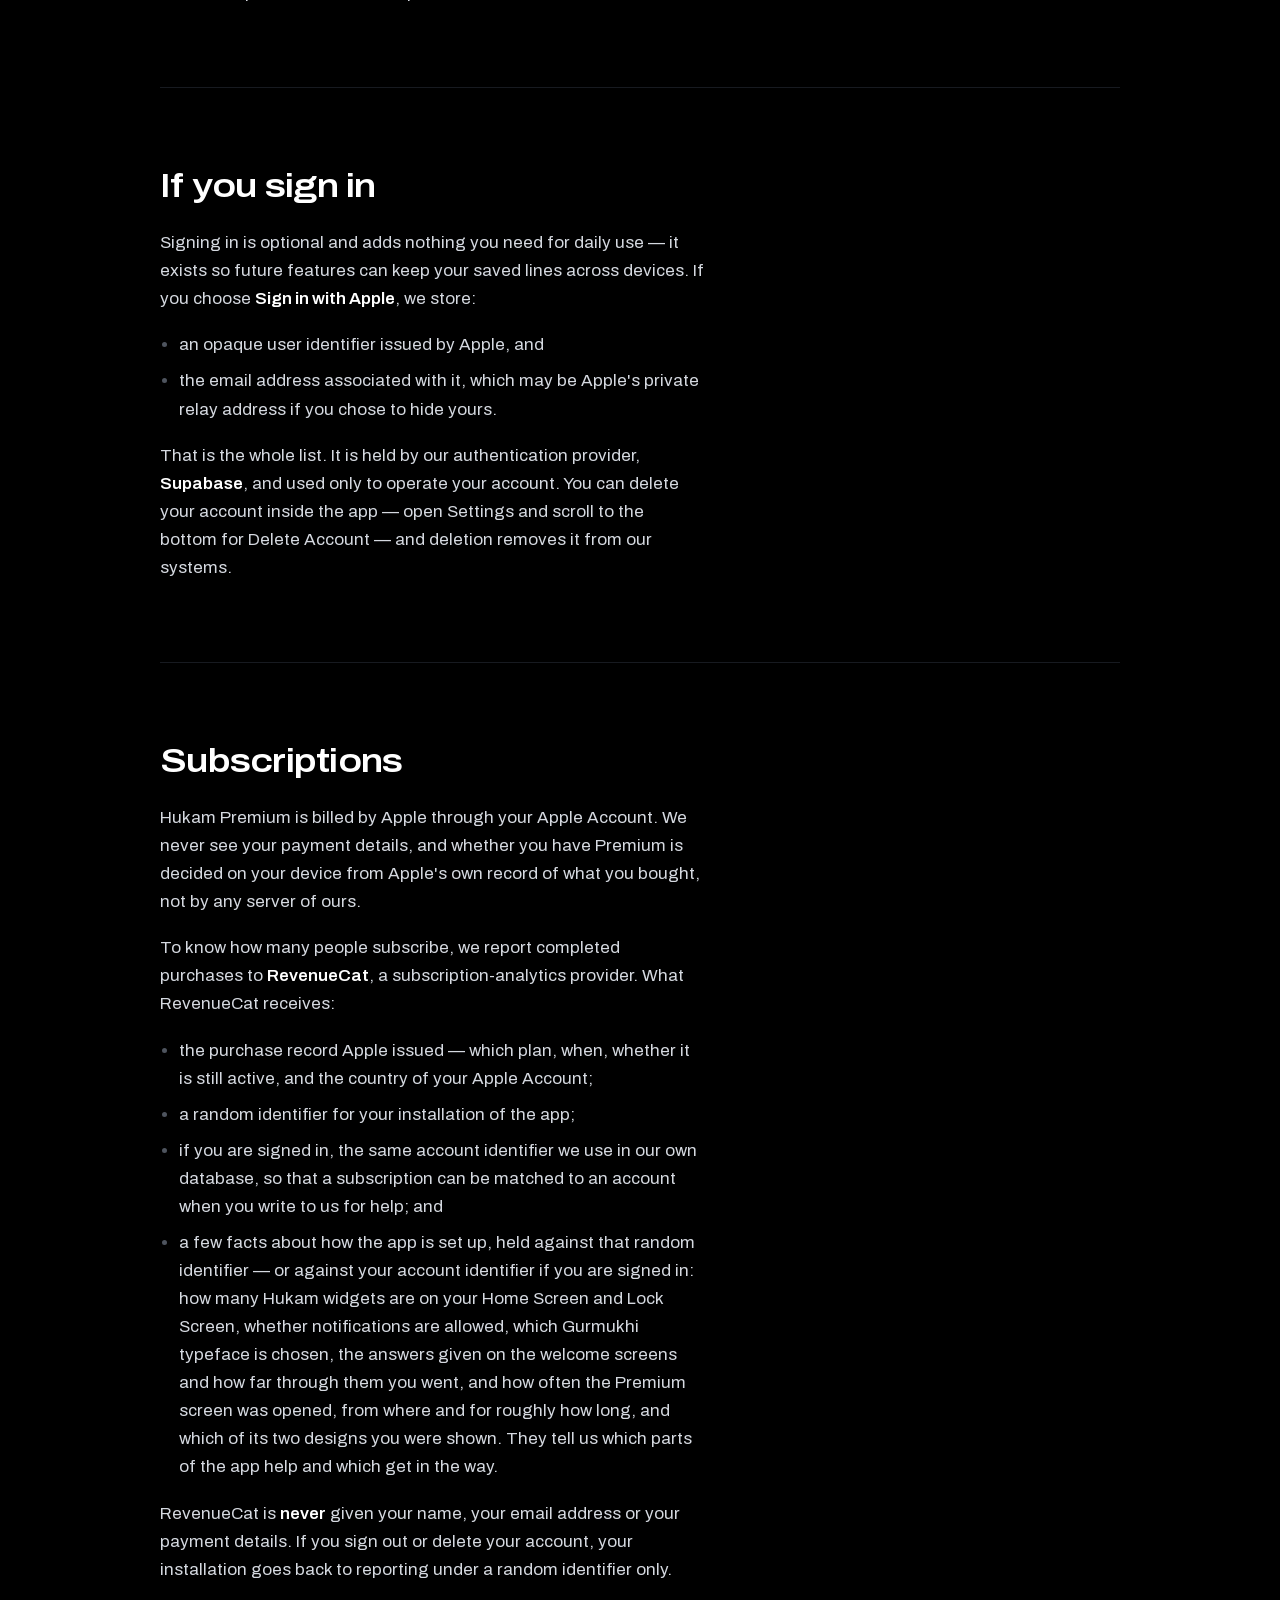
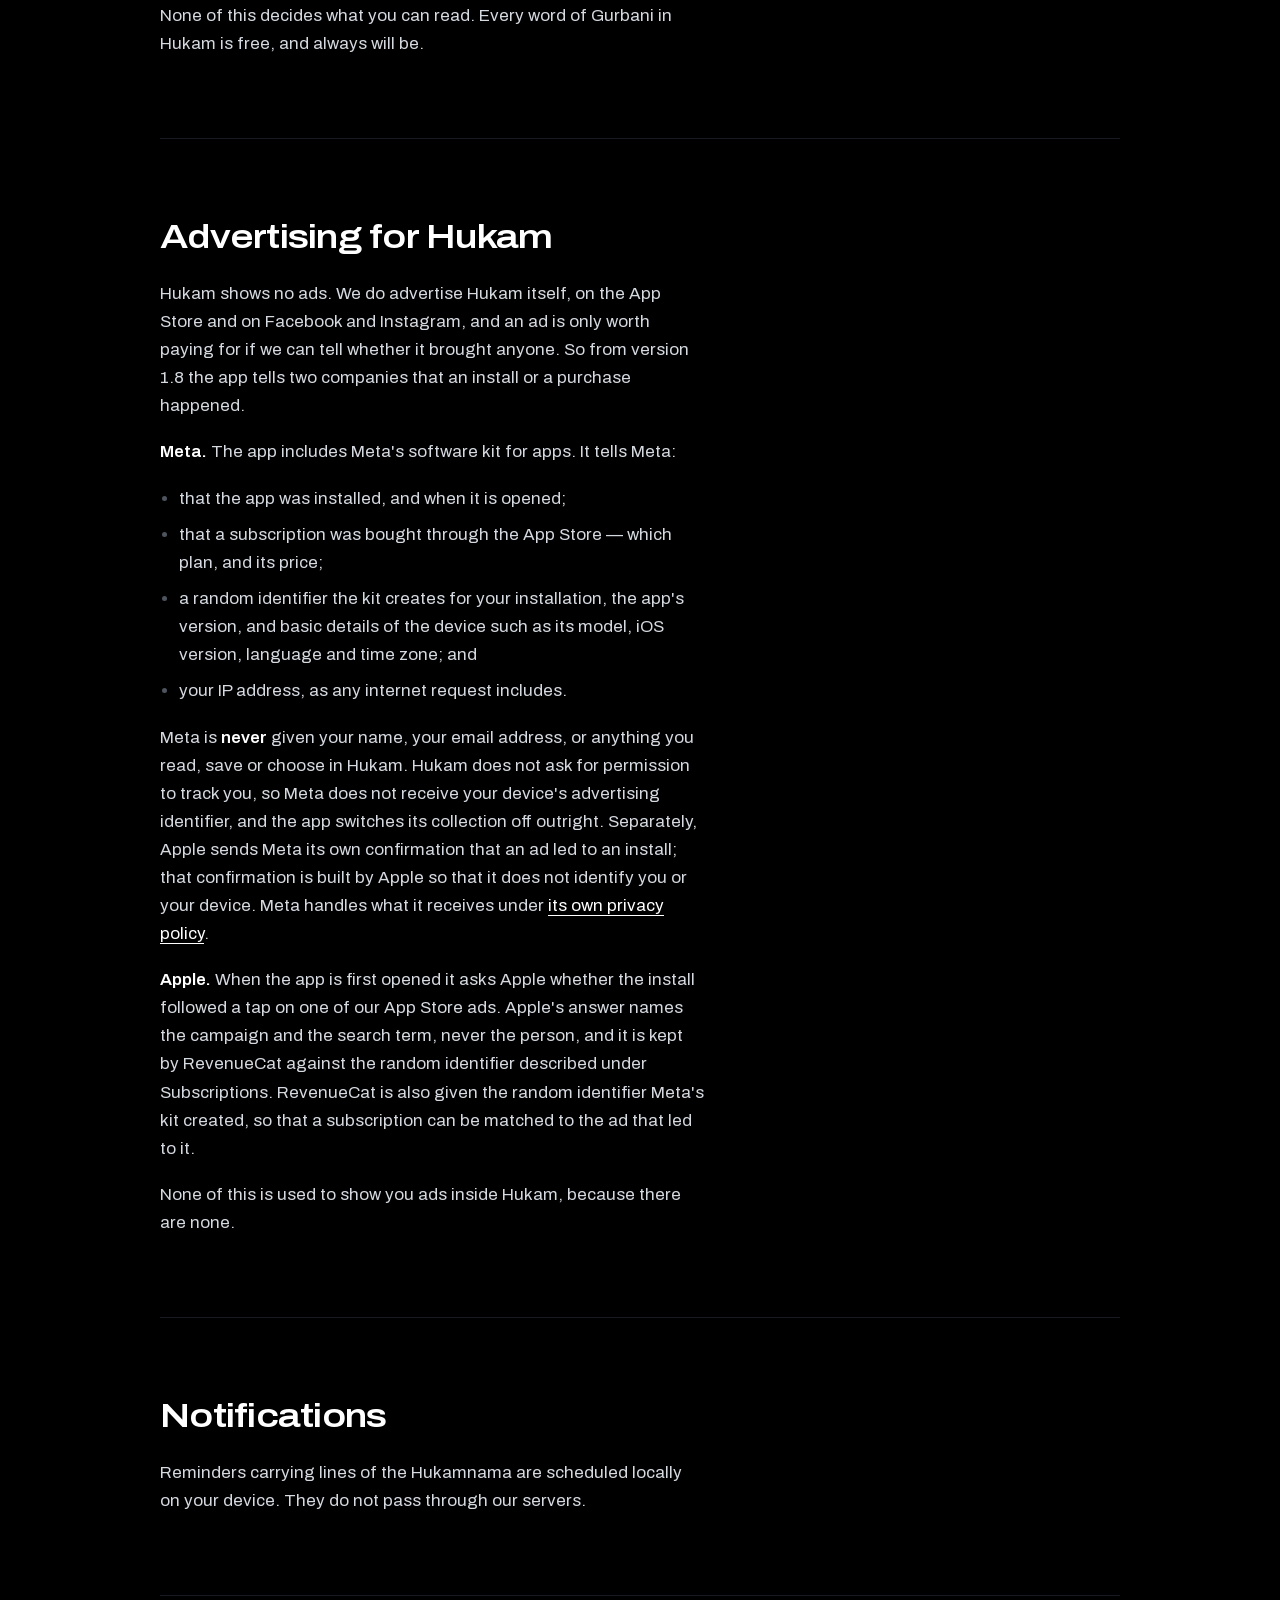
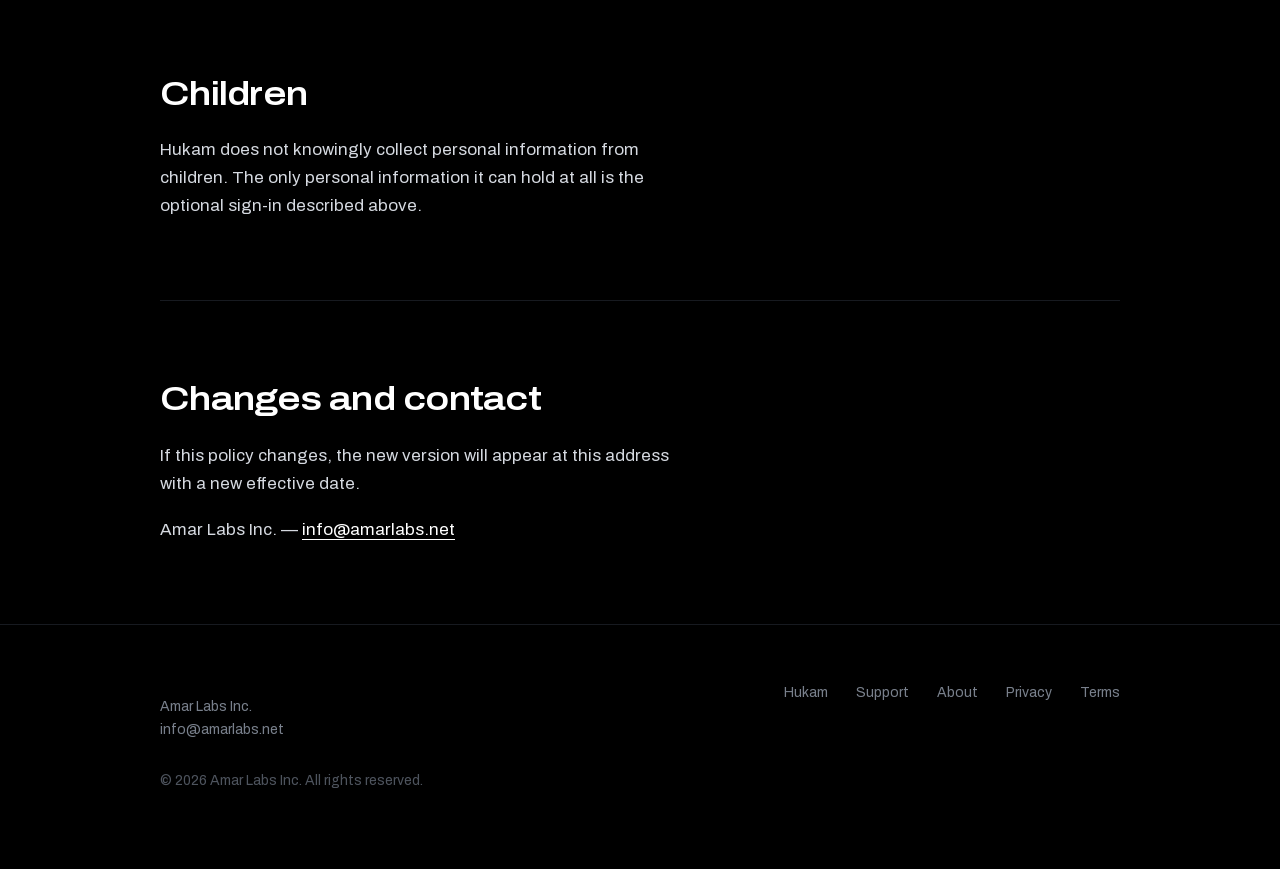
<file: hukam/privacy/index.html>
<!doctype html>
<html lang="en">
<head>
<meta charset="utf-8">
<meta name="viewport" content="width=device-width, initial-scale=1">
<title>Hukam Privacy Policy — Amar Labs</title>
<meta name="description" content="How Hukam handles your information: what stays on your device, what the app sends and to whom, subscriptions, advertising, notifications and accounts.">
<meta name="theme-color" content="#000000">
<meta property="og:title" content="Hukam Privacy Policy">
<meta property="og:site_name" content="Amar Labs">
<meta property="og:description" content="What Hukam does, and mostly does not do, with your information.">
<meta property="og:url" content="https://amarlabs.net/hukam/privacy/">
<meta property="og:type" content="website">
<link rel="canonical" href="https://amarlabs.net/hukam/privacy/">
<link rel="icon" href="/favicon.svg" type="image/svg+xml">
<link rel="apple-touch-icon" href="/hukam-icon.png">
<link rel="stylesheet" href="/site.css">
</head>
<body>
<a class="skip" href="#main">Skip to content</a>

<div class="wrap">
  <div class="masthead">
    <a class="mark" href="/">Amar Labs</a>
    <nav aria-label="Primary">
      <a href="/hukam/">Hukam</a>
      <a href="/support/">Support</a>
      <a href="/about/">About</a>
    </nav>
  </div>

  <header class="pagehead">
    <h1>Hukam Privacy Policy</h1>
    <p class="lede">Hukam shows you the daily Hukamnama and lines of Gurbani. It was built to
      know as little about you as possible. This policy explains what the app does, and mostly
      what it does not do, with your information.</p>
    <p class="stamp">Effective 25 August 2026. Last updated 18 October 2026.</p>
  </header>

  <main id="main">
    <section class="band">
      <h2>The short version</h2>
      <div class="prose">
        <ul>
          <li>Hukam shows no ads, and it never asks for permission to track you across other
            apps and websites.</li>
          <li>Nothing about you is ever sold.</li>
          <li>You can use everything in Hukam without creating an account.</li>
          <li>Your choices — colours, themes, app icon, reminder times — stay on your device.</li>
          <li>Two other companies are involved, and both are named below. One helps us count
            subscriptions. The other, from version 1.8, tells us whether our own ads for Hukam
            bring anyone to the app. Neither learns your name or your email address.</li>
          <li>We never use anything you do in Hukam to train any AI model.</li>
        </ul>
      </div>
    </section>

    <section class="band">
      <h2>What the app sends over the network</h2>
      <div class="prose">
        <p>Each day the app asks our server which Hukamnama was published. That request carries
          nothing about who you are beyond what any internet request includes — an IP address,
          handled by our hosting provider's standard infrastructure logs. The scripture itself
          ships inside the app; the server only names the day's reading.</p>
        <p>From version 1.11 the app can play recordings. If you press Listen on a bani, its
          recording is downloaded once from our storage provider, <strong>Supabase</strong>, and
          kept on your device. If you listen to the Hukamnama, the day's recording plays straight
          from SGPC's website (<strong>sgpc.net</strong>), which sees your IP address as any website
          would. Nothing else about you is sent with either.</p>
        <p>The app sends two other things, each described in its own section below: a record of
          subscriptions, and, from version 1.8, the fact of an install or a purchase to the
          companies we advertise with.</p>
      </div>
    </section>

    <section class="band">
      <h2>If you sign in</h2>
      <div class="prose">
        <p>Signing in is optional and adds nothing you need for daily use — it exists so future
          features can keep your saved lines across devices. If you choose <strong>Sign in with
          Apple</strong>, we store:</p>
        <ul>
          <li>an opaque user identifier issued by Apple, and</li>
          <li>the email address associated with it, which may be Apple's private relay address
            if you chose to hide yours.</li>
        </ul>
        <p>That is the whole list. It is held by our authentication provider,
          <strong>Supabase</strong>, and used only to operate your account. You can delete your
          account inside the app — open Settings and scroll to the bottom for Delete Account —
          and deletion removes it from our systems.</p>
      </div>
    </section>

    <section class="band">
      <h2>Subscriptions</h2>
      <div class="prose">
        <p>Hukam Premium is billed by Apple through your Apple Account. We never see your payment
          details, and whether you have Premium is decided on your device from Apple's own record
          of what you bought, not by any server of ours.</p>
        <p>To know how many people subscribe, we report completed purchases to
          <strong>RevenueCat</strong>, a subscription-analytics provider. What RevenueCat
          receives:</p>
        <ul>
          <li>the purchase record Apple issued — which plan, when, whether it is still active,
            and the country of your Apple Account;</li>
          <li>a random identifier for your installation of the app;</li>
          <li>if you are signed in, the same account identifier we use in our own database, so
            that a subscription can be matched to an account when you write to us for help;
            and</li>
          <li>a few facts about how the app is set up, held against that random identifier —
            or against your account identifier if you are signed in:
            how many Hukam widgets are on your Home Screen and Lock Screen, whether
            notifications are allowed, which Gurmukhi typeface is chosen, the answers given on
            the welcome screens and how far through them you went, and how often the Premium
            screen was opened, from where and for roughly how long, and which of its two
            designs you were shown. They tell us which parts
            of the app help and which get in the way.</li>
        </ul>
        <p>RevenueCat is <strong>never</strong> given your name, your email address or your
          payment details. If you sign out or delete your account, your installation goes back to
          reporting under a random identifier only.</p>
        <p>None of this decides what you can read. Every word of Gurbani in Hukam is free, and
          always will be.</p>
      </div>
    </section>

    <section class="band">
      <h2>Advertising for Hukam</h2>
      <div class="prose">
        <p>Hukam shows no ads. We do advertise Hukam itself, on the App Store and on Facebook
          and Instagram, and an ad is only worth paying for if we can tell whether it brought
          anyone. So from version 1.8 the app tells two companies that an install or a purchase
          happened.</p>
        <p><strong>Meta.</strong> The app includes Meta's software kit for apps. It tells
          Meta:</p>
        <ul>
          <li>that the app was installed, and when it is opened;</li>
          <li>that a subscription was bought through the App Store — which plan, and its
            price;</li>
          <li>a random identifier the kit creates for your installation, the app's version, and
            basic details of the device such as its model, iOS version, language and time
            zone; and</li>
          <li>your IP address, as any internet request includes.</li>
        </ul>
        <p>Meta is <strong>never</strong> given your name, your email address, or anything you
          read, save or choose in Hukam. Hukam does not ask for permission to track you, so
          Meta does not receive your device's advertising identifier, and the app switches its
          collection off outright. Separately, Apple sends Meta its own confirmation that an ad
          led to an install; that confirmation is built by Apple so that it does not identify
          you or your device. Meta handles what it receives under
          <a href="https://www.facebook.com/privacy/policy/" rel="noopener">its own privacy
          policy</a>.</p>
        <p><strong>Apple.</strong> When the app is first opened it asks Apple whether the
          install followed a tap on one of our App Store ads. Apple's answer names the campaign
          and the search term, never the person, and it is kept by RevenueCat against the
          random identifier described under Subscriptions. RevenueCat is also given the random
          identifier Meta's kit created, so that a subscription can be matched to the ad that
          led to it.</p>
        <p>None of this is used to show you ads inside Hukam, because there are none.</p>
      </div>
    </section>

    <section class="band">
      <h2>Notifications</h2>
      <div class="prose">
        <p>Reminders carrying lines of the Hukamnama are scheduled locally on your device. They
          do not pass through our servers.</p>
      </div>
    </section>

    <section class="band">
      <h2>Children</h2>
      <div class="prose">
        <p>Hukam does not knowingly collect personal information from children. The only personal
          information it can hold at all is the optional sign-in described above.</p>
      </div>
    </section>

    <section class="band">
      <h2>Changes and contact</h2>
      <div class="prose">
        <p>If this policy changes, the new version will appear at this address with a new
          effective date.</p>
        <p>Amar Labs Inc. &mdash; <a href="mailto:info@amarlabs.net">info@amarlabs.net</a></p>
      </div>
    </section>
  </main>
</div>

<footer class="foot">
  <div class="wrap">
    <div class="rows">
      <p class="entity">Amar Labs Inc.<br><a href="mailto:info@amarlabs.net">info@amarlabs.net</a></p>
      <nav aria-label="Footer">
        <a href="/hukam/">Hukam</a>
        <a href="/support/">Support</a>
        <a href="/about/">About</a>
        <a href="/privacy/">Privacy</a>
        <a href="/terms/">Terms</a>
      </nav>
    </div>
    <p>&copy; 2026 Amar Labs Inc. All rights reserved.</p>
  </div>
</footer>
</body>
</html>
</file>
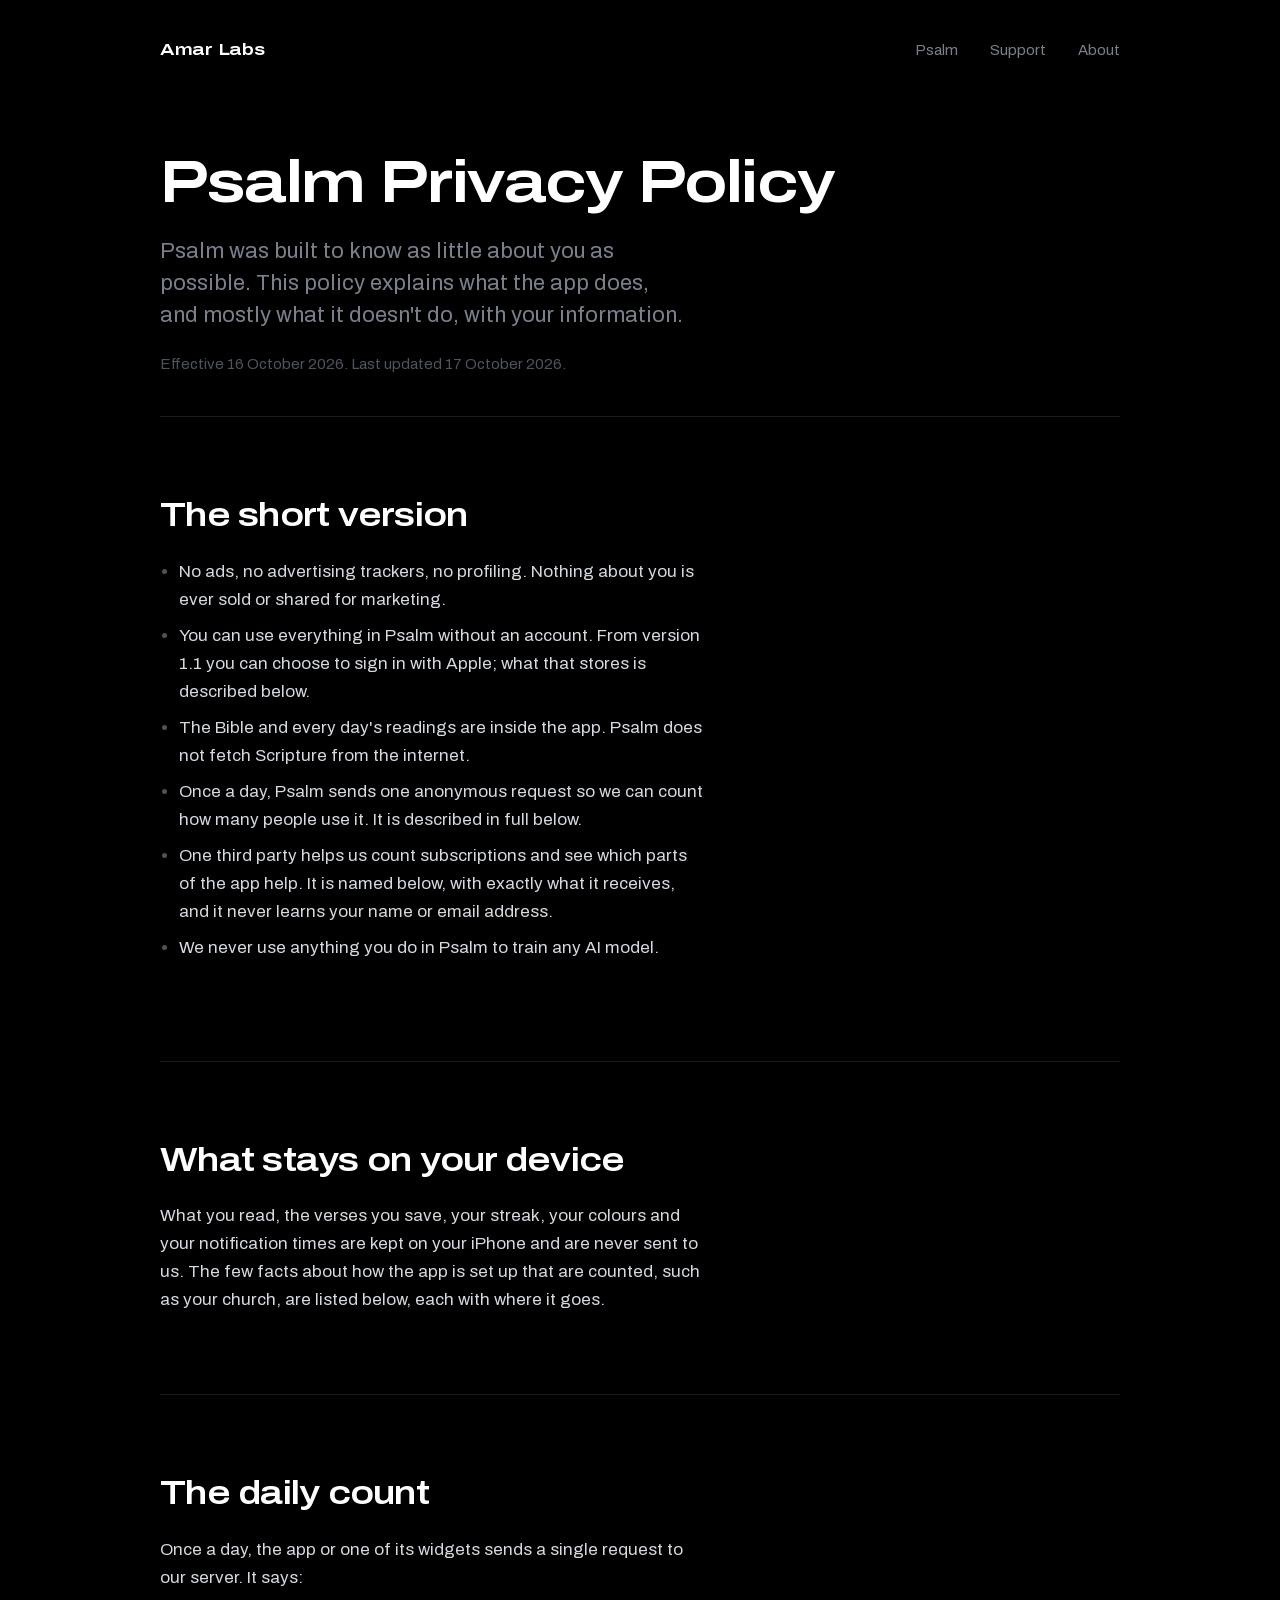
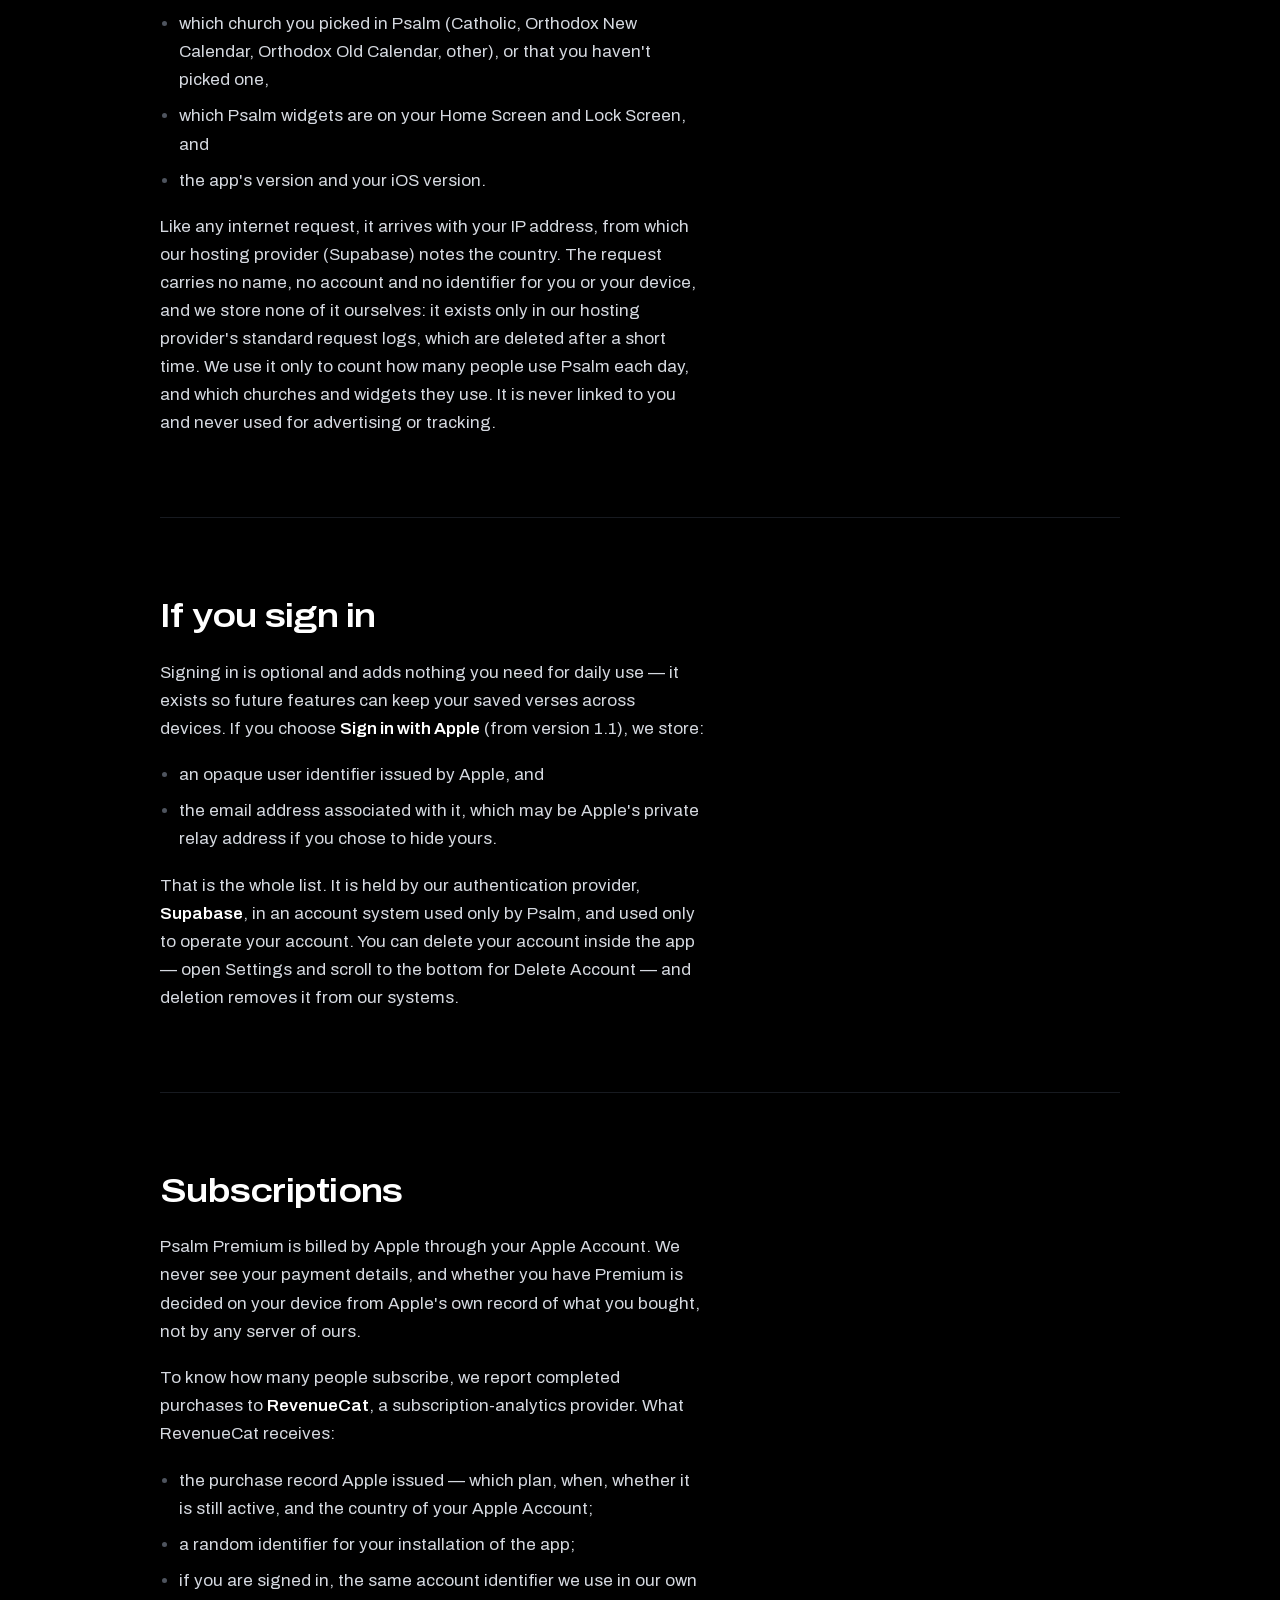
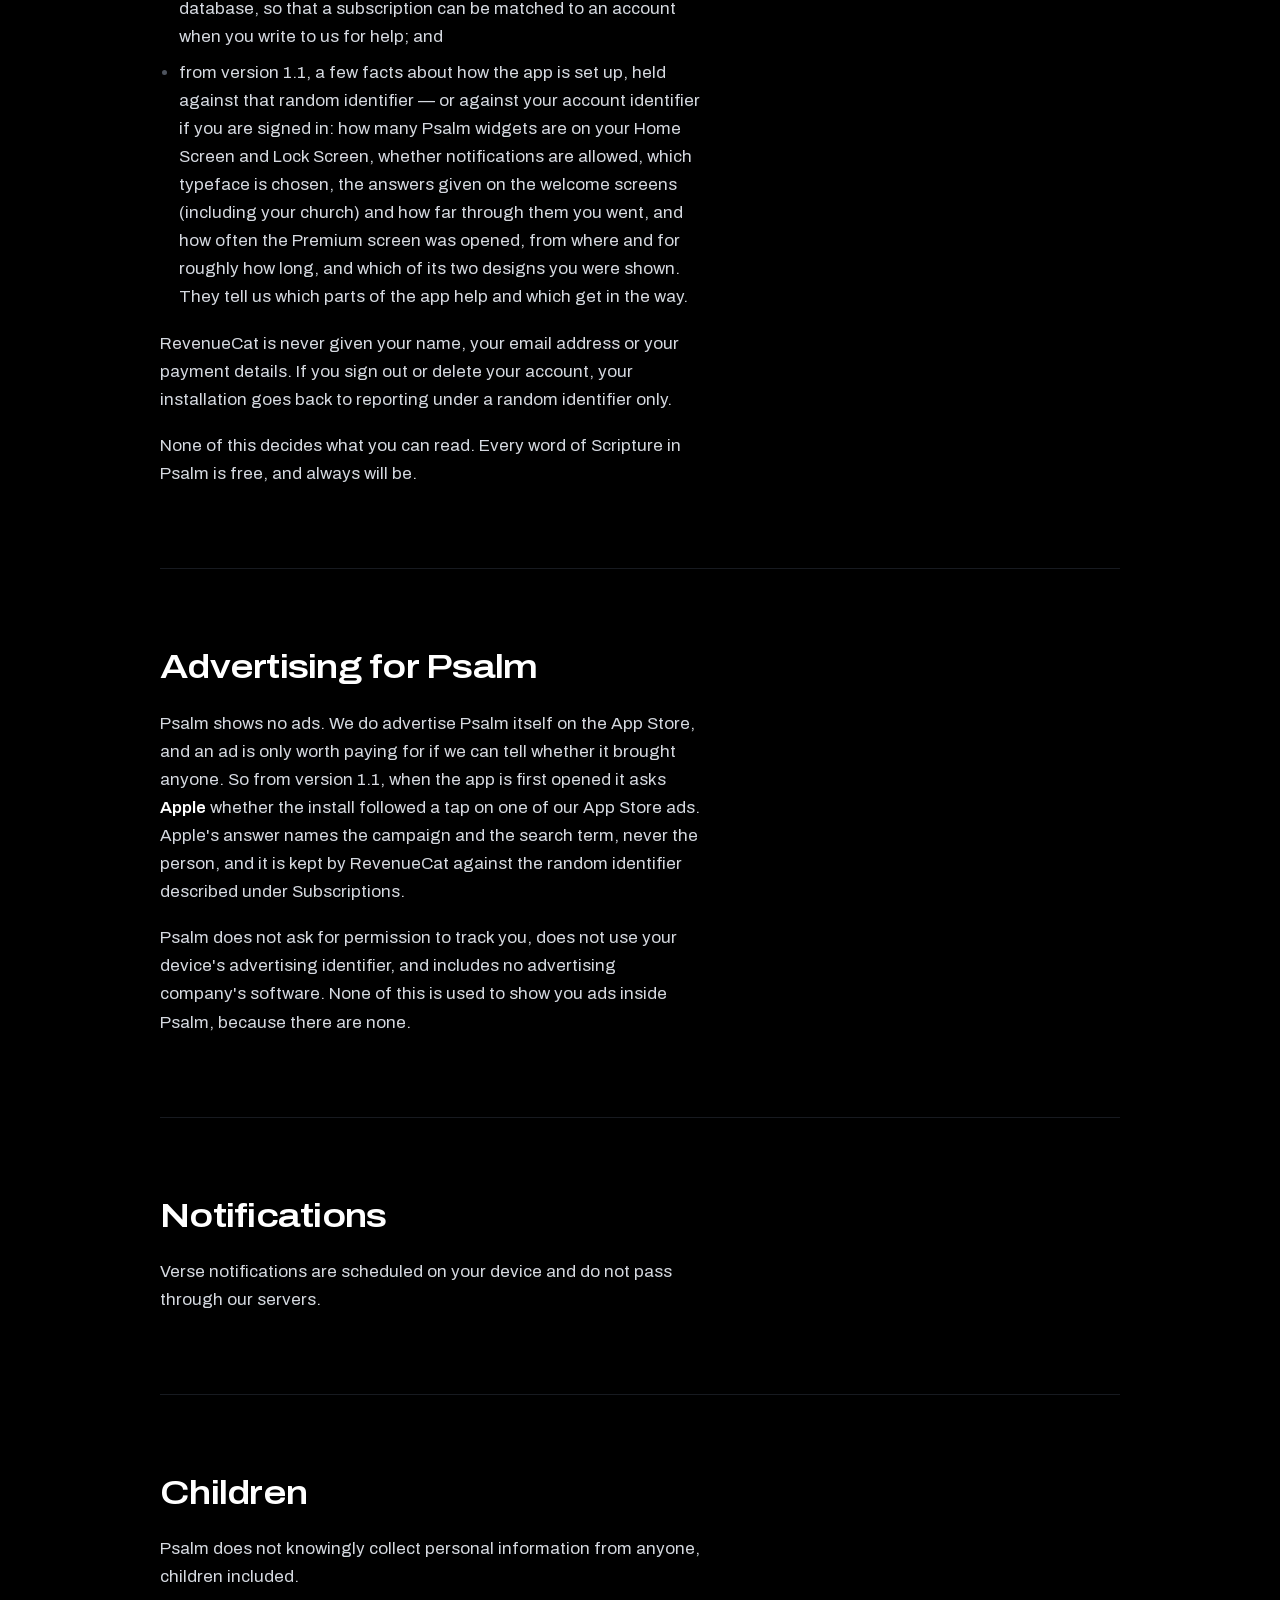
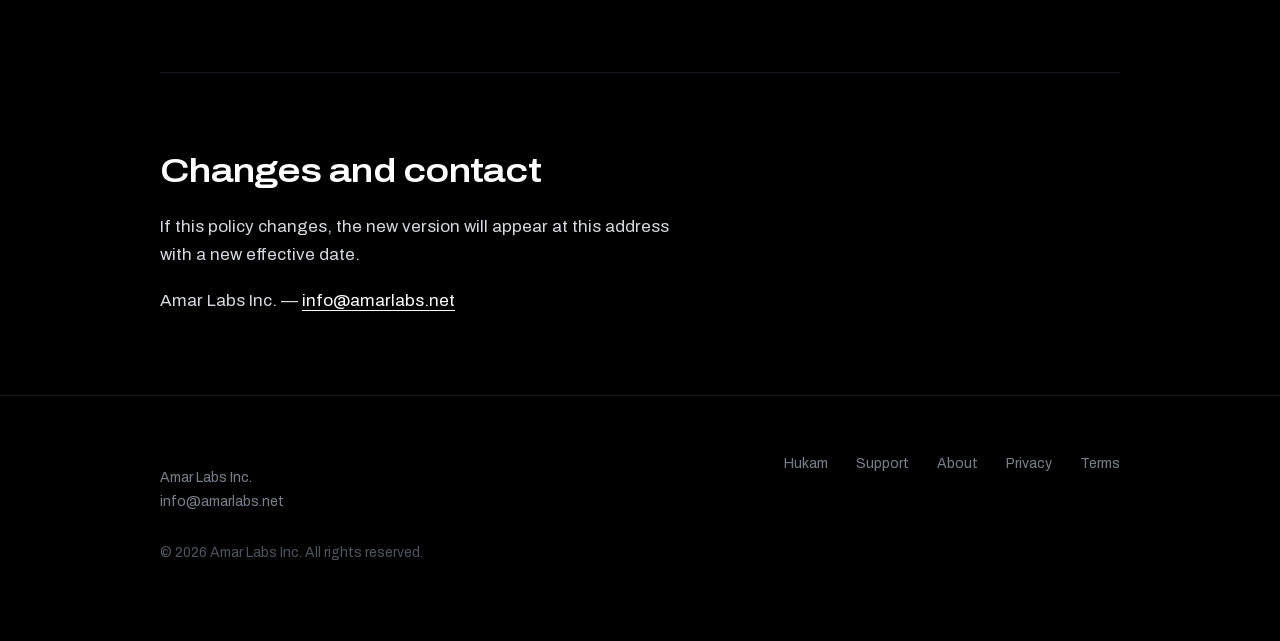
<file: psalm/privacy/index.html>
<!doctype html>
<html lang="en">
<head>
<meta charset="utf-8">
<meta name="viewport" content="width=device-width, initial-scale=1">
<title>Psalm Privacy Policy — Amar Labs</title>
<meta name="description" content="How Psalm: Christian App handles your information.">
<meta name="theme-color" content="#000000">
<meta property="og:title" content="Psalm Privacy Policy">
<meta property="og:site_name" content="Amar Labs">
<meta property="og:description" content="What Psalm does, and mostly does not do, with your information.">
<meta property="og:url" content="https://amarlabs.net/psalm/privacy/">
<meta property="og:type" content="website">
<link rel="canonical" href="https://amarlabs.net/psalm/privacy/">
<link rel="icon" href="/favicon.svg" type="image/svg+xml">
<link rel="apple-touch-icon" href="/hukam-icon.png">
<link rel="stylesheet" href="/site.css">
</head>
<body>
<a class="skip" href="#main">Skip to content</a>

<div class="wrap">
  <div class="masthead">
    <a class="mark" href="/">Amar Labs</a>
    <nav aria-label="Primary">
      <a href="/psalm/">Psalm</a>
      <a href="/support/">Support</a>
      <a href="/about/">About</a>
    </nav>
  </div>

  <header class="pagehead">
    <h1>Psalm Privacy Policy</h1>
    <p class="lede">Psalm was built to know as little about you as possible. This policy explains
      what the app does, and mostly what it doesn't do, with your information.</p>
    <p class="stamp">Effective 16 October 2026. Last updated 17 October 2026.</p>
  </header>

  <main id="main">
    <section class="band">
      <h2>The short version</h2>
      <div class="prose">
        <ul>
          <li>No ads, no advertising trackers, no profiling. Nothing about you is ever sold or
            shared for marketing.</li>
          <li>You can use everything in Psalm without an account. From version 1.1 you can
            choose to sign in with Apple; what that stores is described below.</li>
          <li>The Bible and every day's readings are inside the app. Psalm does not fetch
            Scripture from the internet.</li>
          <li>Once a day, Psalm sends one anonymous request so we can count how many people use
            it. It is described in full below.</li>
          <li>One third party helps us count subscriptions and see which parts of the app help.
            It is named below, with exactly what it receives, and it never learns your name or
            email address.</li>
          <li>We never use anything you do in Psalm to train any AI model.</li>
        </ul>
      </div>
    </section>

    <section class="band">
      <h2>What stays on your device</h2>
      <div class="prose">
        <p>What you read, the verses you save, your streak, your colours and your notification
          times are kept on your iPhone and are never sent to us. The few facts about how the app
          is set up that are counted, such as your church, are listed below, each with where it
          goes.</p>
      </div>
    </section>

    <section class="band">
      <h2>The daily count</h2>
      <div class="prose">
        <p>Once a day, the app or one of its widgets sends a single request to our server. It
          says:</p>
        <ul>
          <li>which church you picked in Psalm (Catholic, Orthodox New Calendar, Orthodox Old
            Calendar, other), or that you haven't picked one,</li>
          <li>which Psalm widgets are on your Home Screen and Lock Screen, and</li>
          <li>the app's version and your iOS version.</li>
        </ul>
        <p>Like any internet request, it arrives with your IP address, from which our hosting
          provider (Supabase) notes the country. The request carries no name, no account and no
          identifier for you or your device, and we store none of it ourselves: it exists only in
          our hosting provider's standard request logs, which are deleted after a short time. We
          use it only to count how many people use Psalm each day, and which churches and widgets
          they use. It is never linked to you and never used for advertising or tracking.</p>
      </div>
    </section>

    <section class="band">
      <h2>If you sign in</h2>
      <div class="prose">
        <p>Signing in is optional and adds nothing you need for daily use — it exists so future
          features can keep your saved verses across devices. If you choose <strong>Sign in with
          Apple</strong> (from version 1.1), we store:</p>
        <ul>
          <li>an opaque user identifier issued by Apple, and</li>
          <li>the email address associated with it, which may be Apple's private relay address
            if you chose to hide yours.</li>
        </ul>
        <p>That is the whole list. It is held by our authentication provider,
          <strong>Supabase</strong>, in an account system used only by Psalm, and used only to
          operate your account. You can delete your account inside the app — open Settings and
          scroll to the bottom for Delete Account — and deletion removes it from our systems.</p>
      </div>
    </section>

    <section class="band">
      <h2>Subscriptions</h2>
      <div class="prose">
        <p>Psalm Premium is billed by Apple through your Apple Account. We never see your payment
          details, and whether you have Premium is decided on your device from Apple's own record of
          what you bought, not by any server of ours.</p>
        <p>To know how many people subscribe, we report completed purchases to
          <strong>RevenueCat</strong>, a subscription-analytics provider. What RevenueCat
          receives:</p>
        <ul>
          <li>the purchase record Apple issued — which plan, when, whether it is still active,
            and the country of your Apple Account;</li>
          <li>a random identifier for your installation of the app;</li>
          <li>if you are signed in, the same account identifier we use in our own database, so
            that a subscription can be matched to an account when you write to us for help;
            and</li>
          <li>from version 1.1, a few facts about how the app is set up, held against that random
            identifier — or against your account identifier if you are signed in: how many Psalm widgets are on your Home Screen and Lock Screen, whether
            notifications are allowed, which typeface is chosen, the answers given on the welcome
            screens (including your church) and how far through them you went, and how often the
            Premium screen was opened, from where and for roughly how long, and which of its two
            designs you were shown. They tell us which parts of the app help and which get in the
            way.</li>
        </ul>
        <p>RevenueCat is never given your name, your email address or your payment details. If
          you sign out or delete your account, your installation goes back to reporting under a
          random identifier only.</p>
        <p>None of this decides what you can read. Every word of Scripture in Psalm is free, and
          always will be.</p>
      </div>
    </section>

    <section class="band">
      <h2>Advertising for Psalm</h2>
      <div class="prose">
        <p>Psalm shows no ads. We do advertise Psalm itself on the App Store, and an ad is only
          worth paying for if we can tell whether it brought anyone. So from version 1.1, when the
          app is first opened it asks <strong>Apple</strong> whether the install followed a tap on
          one of our App Store ads. Apple's answer names the campaign and the search term, never
          the person, and it is kept by RevenueCat against the random identifier described under
          Subscriptions.</p>
        <p>Psalm does not ask for permission to track you, does not use your device's advertising
          identifier, and includes no advertising company's software. None of this is used to show
          you ads inside Psalm, because there are none.</p>
      </div>
    </section>

    <section class="band">
      <h2>Notifications</h2>
      <div class="prose">
        <p>Verse notifications are scheduled on your device and do not pass through our
          servers.</p>
      </div>
    </section>

    <section class="band">
      <h2>Children</h2>
      <div class="prose">
        <p>Psalm does not knowingly collect personal information from anyone, children
          included.</p>
      </div>
    </section>

    <section class="band">
      <h2>Changes and contact</h2>
      <div class="prose">
        <p>If this policy changes, the new version will appear at this address with a new
          effective date.</p>
        <p>Amar Labs Inc. &mdash; <a href="mailto:info@amarlabs.net">info@amarlabs.net</a></p>
      </div>
    </section>
  </main>
</div>

<footer class="foot">
  <div class="wrap">
    <div class="rows">
      <p class="entity">Amar Labs Inc.<br><a href="mailto:info@amarlabs.net">info@amarlabs.net</a></p>
      <nav aria-label="Footer">
        <a href="/hukam/">Hukam</a>
        <a href="/support/">Support</a>
        <a href="/about/">About</a>
        <a href="/privacy/">Privacy</a>
        <a href="/terms/">Terms</a>
      </nav>
    </div>
    <p>&copy; 2026 Amar Labs Inc. All rights reserved.</p>
  </div>
</footer>
</body>
</html>
</file>
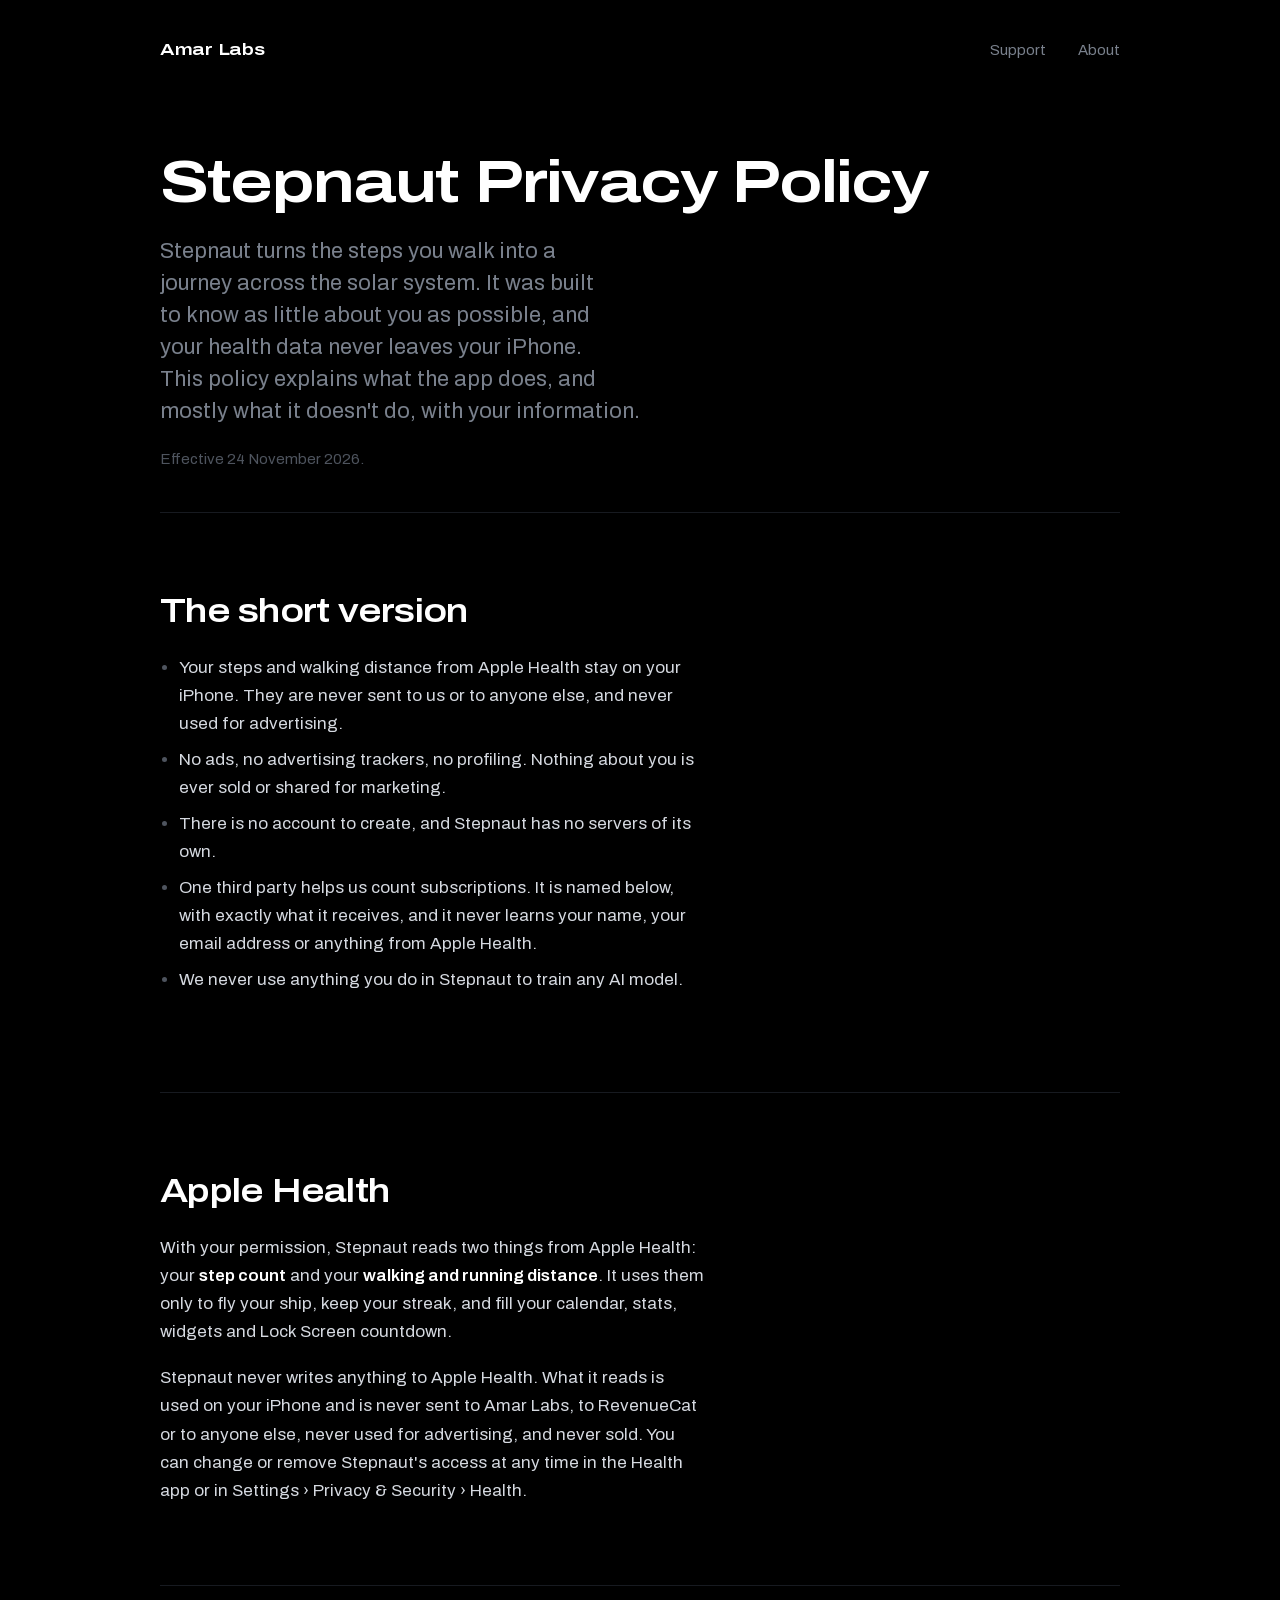
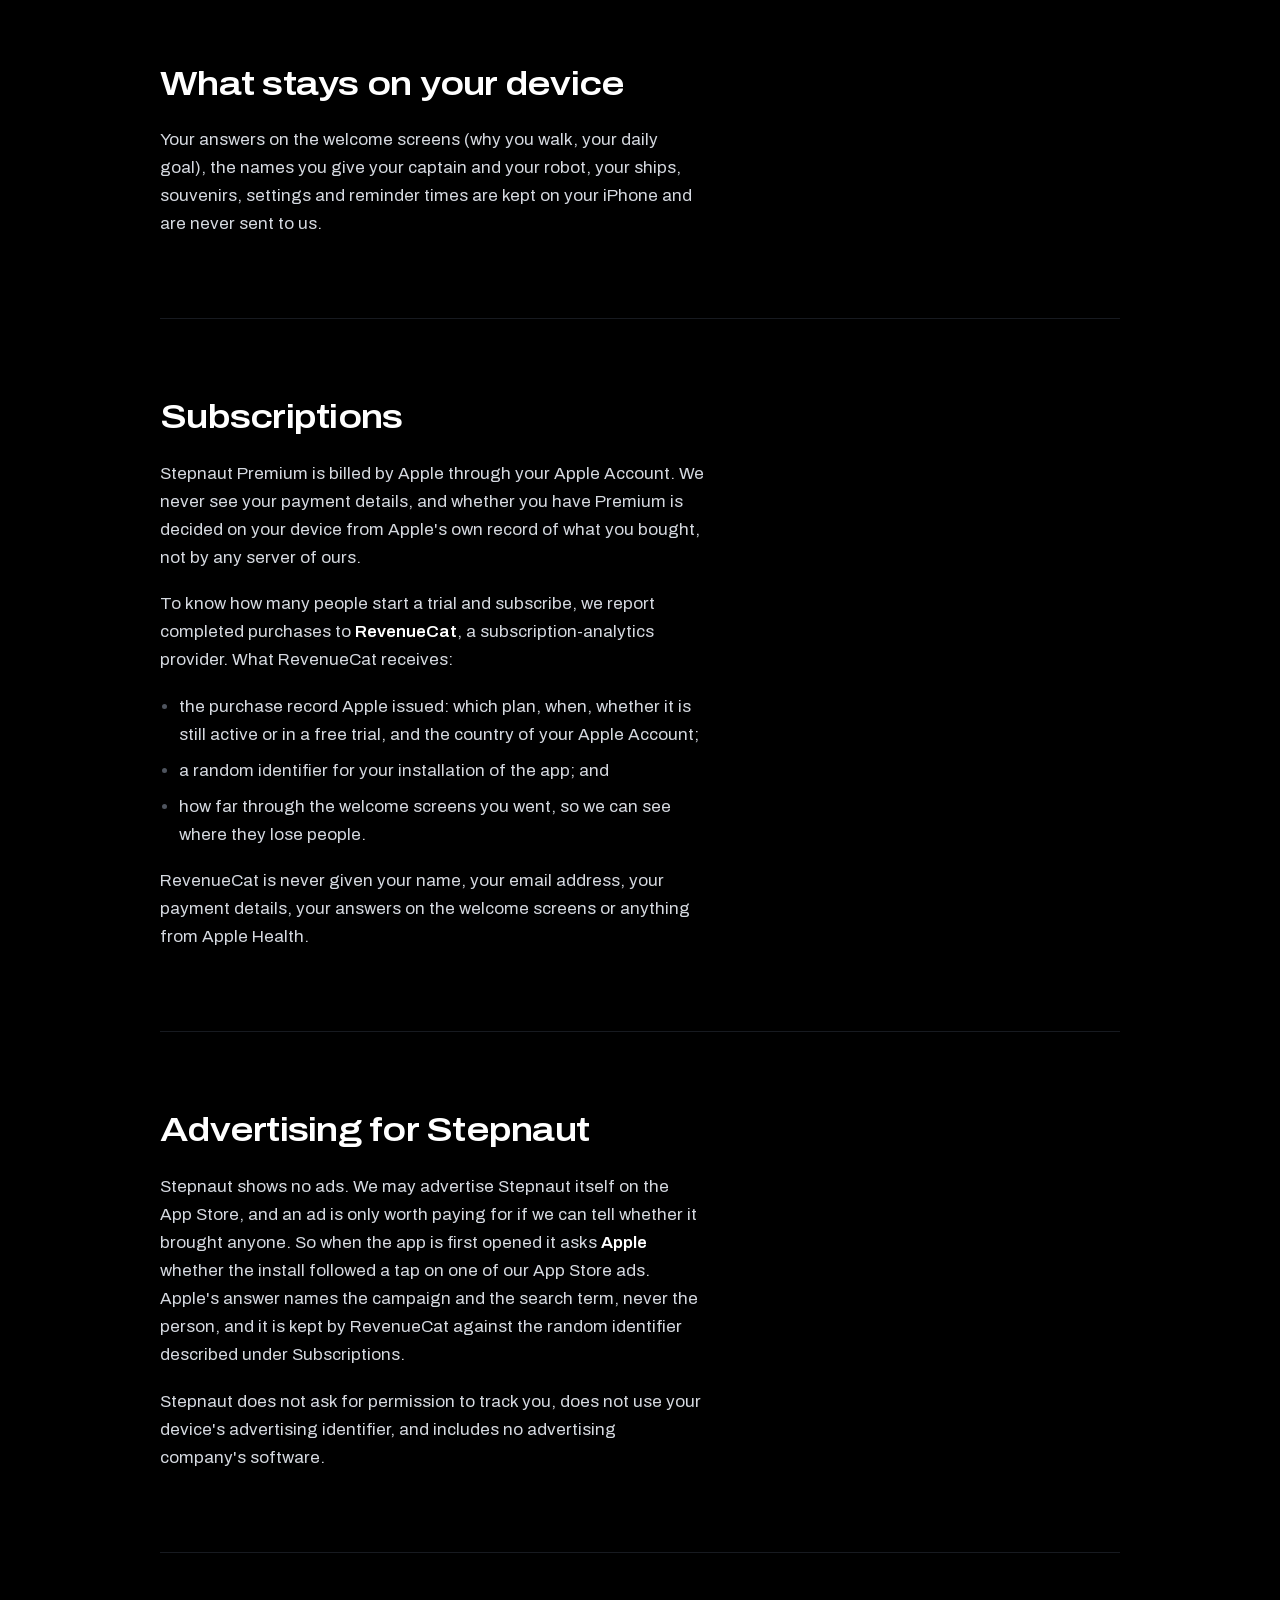
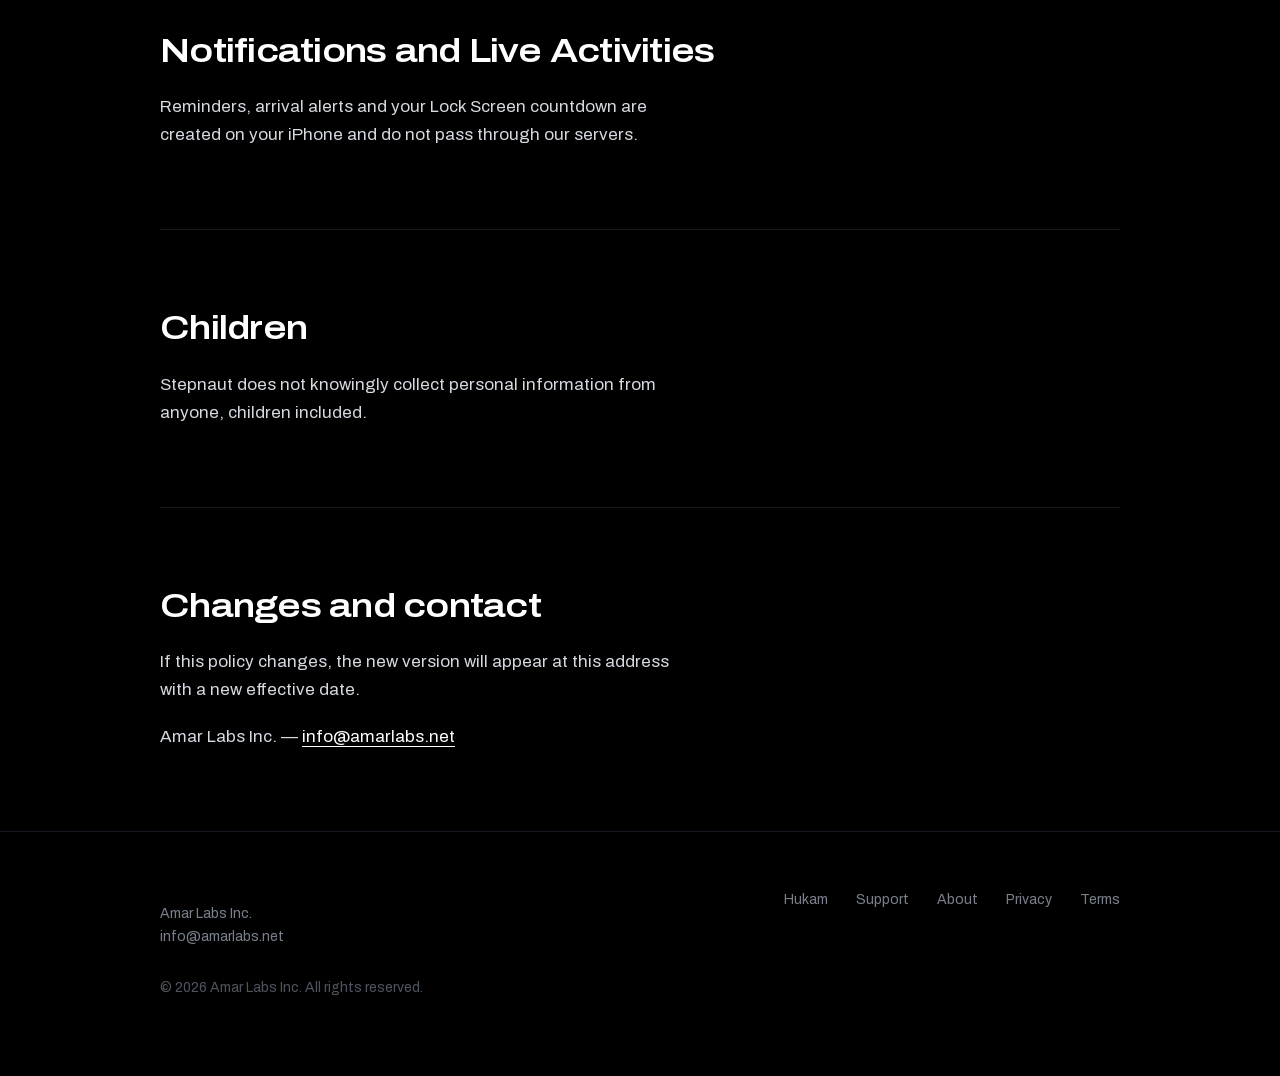
<file: stepnaut/privacy/index.html>
<!doctype html>
<html lang="en">
<head>
<meta charset="utf-8">
<meta name="viewport" content="width=device-width, initial-scale=1">
<title>Stepnaut Privacy Policy — Amar Labs</title>
<meta name="description" content="How Stepnaut: Space Step Counter handles your information.">
<meta name="theme-color" content="#000000">
<meta property="og:title" content="Stepnaut Privacy Policy">
<meta property="og:site_name" content="Amar Labs">
<meta property="og:description" content="What Stepnaut does, and mostly does not do, with your information.">
<meta property="og:url" content="https://amarlabs.net/stepnaut/privacy/">
<meta property="og:type" content="website">
<link rel="canonical" href="https://amarlabs.net/stepnaut/privacy/">
<link rel="icon" href="/favicon.svg" type="image/svg+xml">
<link rel="apple-touch-icon" href="/hukam-icon.png">
<link rel="stylesheet" href="/site.css">
</head>
<body>
<a class="skip" href="#main">Skip to content</a>

<div class="wrap">
  <div class="masthead">
    <a class="mark" href="/">Amar Labs</a>
    <nav aria-label="Primary">
      <a href="/support/">Support</a>
      <a href="/about/">About</a>
    </nav>
  </div>

  <header class="pagehead">
    <h1>Stepnaut Privacy Policy</h1>
    <p class="lede">Stepnaut turns the steps you walk into a journey across the solar system. It was built
      to know as little about you as possible, and your health data never leaves your iPhone. This policy
      explains what the app does, and mostly what it doesn't do, with your information.</p>
    <p class="stamp">Effective 24 November 2026.</p>
  </header>

  <main id="main">
    <section class="band">
      <h2>The short version</h2>
      <div class="prose">
        <ul>
          <li>Your steps and walking distance from Apple Health stay on your iPhone. They are never sent
            to us or to anyone else, and never used for advertising.</li>
          <li>No ads, no advertising trackers, no profiling. Nothing about you is ever sold or shared for
            marketing.</li>
          <li>There is no account to create, and Stepnaut has no servers of its own.</li>
          <li>One third party helps us count subscriptions. It is named below, with exactly what it
            receives, and it never learns your name, your email address or anything from Apple Health.</li>
          <li>We never use anything you do in Stepnaut to train any AI model.</li>
        </ul>
      </div>
    </section>

    <section class="band">
      <h2>Apple Health</h2>
      <div class="prose">
        <p>With your permission, Stepnaut reads two things from Apple Health: your <strong>step
          count</strong> and your <strong>walking and running distance</strong>. It uses them only to fly
          your ship, keep your streak, and fill your calendar, stats, widgets and Lock Screen countdown.</p>
        <p>Stepnaut never writes anything to Apple Health. What it reads is used on your iPhone and is never
          sent to Amar Labs, to RevenueCat or to anyone else, never used for advertising, and never sold.
          You can change or remove Stepnaut's access at any time in the Health app or in Settings &rsaquo;
          Privacy &amp; Security &rsaquo; Health.</p>
      </div>
    </section>

    <section class="band">
      <h2>What stays on your device</h2>
      <div class="prose">
        <p>Your answers on the welcome screens (why you walk, your daily goal), the names you give your
          captain and your robot, your ships, souvenirs, settings and reminder times are kept on your
          iPhone and are never sent to us.</p>
      </div>
    </section>

    <section class="band">
      <h2>Subscriptions</h2>
      <div class="prose">
        <p>Stepnaut Premium is billed by Apple through your Apple Account. We never see your payment
          details, and whether you have Premium is decided on your device from Apple's own record of what
          you bought, not by any server of ours.</p>
        <p>To know how many people start a trial and subscribe, we report completed purchases to
          <strong>RevenueCat</strong>, a subscription-analytics provider. What RevenueCat receives:</p>
        <ul>
          <li>the purchase record Apple issued: which plan, when, whether it is still active or in a free
            trial, and the country of your Apple Account;</li>
          <li>a random identifier for your installation of the app; and</li>
          <li>how far through the welcome screens you went, so we can see where they lose people.</li>
        </ul>
        <p>RevenueCat is never given your name, your email address, your payment details, your answers on
          the welcome screens or anything from Apple Health.</p>
      </div>
    </section>

    <section class="band">
      <h2>Advertising for Stepnaut</h2>
      <div class="prose">
        <p>Stepnaut shows no ads. We may advertise Stepnaut itself on the App Store, and an ad is only worth
          paying for if we can tell whether it brought anyone. So when the app is first opened it asks
          <strong>Apple</strong> whether the install followed a tap on one of our App Store ads. Apple's
          answer names the campaign and the search term, never the person, and it is kept by RevenueCat
          against the random identifier described under Subscriptions.</p>
        <p>Stepnaut does not ask for permission to track you, does not use your device's advertising
          identifier, and includes no advertising company's software.</p>
      </div>
    </section>

    <section class="band">
      <h2>Notifications and Live Activities</h2>
      <div class="prose">
        <p>Reminders, arrival alerts and your Lock Screen countdown are created on your iPhone and do not
          pass through our servers.</p>
      </div>
    </section>

    <section class="band">
      <h2>Children</h2>
      <div class="prose">
        <p>Stepnaut does not knowingly collect personal information from anyone, children included.</p>
      </div>
    </section>

    <section class="band">
      <h2>Changes and contact</h2>
      <div class="prose">
        <p>If this policy changes, the new version will appear at this address with a new effective
          date.</p>
        <p>Amar Labs Inc. &mdash; <a href="mailto:info@amarlabs.net">info@amarlabs.net</a></p>
      </div>
    </section>
  </main>
</div>

<footer class="foot">
  <div class="wrap">
    <div class="rows">
      <p class="entity">Amar Labs Inc.<br><a href="mailto:info@amarlabs.net">info@amarlabs.net</a></p>
      <nav aria-label="Footer">
        <a href="/hukam/">Hukam</a>
        <a href="/support/">Support</a>
        <a href="/about/">About</a>
        <a href="/privacy/">Privacy</a>
        <a href="/terms/">Terms</a>
      </nav>
    </div>
    <p>&copy; 2026 Amar Labs Inc. All rights reserved.</p>
  </div>
</footer>
</body>
</html>
</file>
<file: site.css>
/* Amar Labs — one stylesheet for every page on the site.

   Archivo is served from this domain rather than from Google, so visiting the site
   makes no request to any third party. The font is variable on two axes: width
   (62–125) and weight (100–900). The whole type system is those two axes on one
   family — wide and heavy for names, normal and regular for reading — which is why
   there is no second typeface anywhere. */

@font-face {
  font-family: "Archivo";
  src: url(/fonts/archivo-latin.woff2) format("woff2");
  font-weight: 100 900;
  font-stretch: 62% 125%;
  font-style: normal;
  font-display: swap;
  unicode-range: U+0000-00FF, U+0131, U+0152-0153, U+02BB-02BC, U+02C6, U+02DA, U+02DC,
    U+0304, U+0308, U+0329, U+2000-206F, U+20AC, U+2122, U+2191, U+2193, U+2212, U+2215,
    U+FEFF, U+FFFD;
}
@font-face {
  font-family: "Archivo";
  src: url(/fonts/archivo-latin-ext.woff2) format("woff2");
  font-weight: 100 900;
  font-stretch: 62% 125%;
  font-style: normal;
  font-display: swap;
  unicode-range: U+0100-02BA, U+02BD-02C5, U+02C7-02CC, U+02CE-02D7, U+02DD-02FF, U+0304,
    U+0308, U+0329, U+1D00-1DBF, U+1E00-1E9F, U+1EF2-1EFF, U+2020, U+20A0-20AB, U+20AD-20C0,
    U+2113, U+2C60-2C7F, U+A720-A7FF;
}

:root {
  --void: #000;
  --ink: #fff;
  --text: #D5D9E0;
  --dim: #79808C;
  --faint: #4E545E;
  --rule: #171A20;
  --glow: #7AA2FF;
  --measure: 34rem;
}

*, *::before, *::after { box-sizing: border-box; }
html { -webkit-text-size-adjust: 100%; overflow-x: clip; }

body {
  margin: 0;
  background: var(--void);
  color: var(--text);
  font-family: "Archivo", ui-sans-serif, system-ui, -apple-system, "Segoe UI", Roboto,
    Helvetica, Arial, sans-serif;
  font-variation-settings: "wdth" 100, "wght" 400;
  font-size: 1.0625rem;
  line-height: 1.65;
  overflow-x: clip;
}

/* A cold horizon, low and quiet. Home page only. */
.field {
  position: fixed;
  left: 0; right: 0;
  bottom: -24vh;
  height: 74vh;
  background: radial-gradient(ellipse 150% 100% at 50% 55%,
    rgba(122,162,255,.22), rgba(122,162,255,.06) 42%, transparent 68%);
  filter: blur(22px);
  pointer-events: none;
  z-index: 0;
}

.wrap {
  position: relative;
  z-index: 1;
  max-width: 68rem;
  margin-inline: auto;
  padding-inline: clamp(1.25rem, 5vw, 4.5rem);
}

/* ---------- links ---------- */

a {
  color: var(--ink);
  text-decoration-thickness: 1px;
  text-underline-offset: 0.22em;
}
a:hover { text-decoration-color: var(--glow); }
a:focus-visible {
  outline: 2px solid var(--glow);
  outline-offset: 4px;
  border-radius: 3px;
}

.skip {
  position: absolute;
  left: -9999px;
  top: 0;
  z-index: 10;
  padding: 0.6rem 1rem;
  background: var(--ink);
  color: var(--void);
  text-decoration: none;
}
.skip:focus { left: 0.5rem; top: 0.5rem; }

/* ---------- masthead ---------- */

.masthead {
  display: flex;
  align-items: baseline;
  justify-content: space-between;
  gap: 1.5rem 2rem;
  flex-wrap: wrap;
  padding-block: clamp(1.5rem, 4vh, 2.25rem) 0;
}
.mark {
  font-size: 1.0625rem;
  font-variation-settings: "wdth" 118, "wght" 640;
  letter-spacing: -0.015em;
  text-decoration: none;
  color: var(--ink);
}
.mark:hover { text-decoration: underline; text-decoration-color: var(--glow); }
.masthead nav {
  display: flex;
  gap: clamp(1.1rem, 3vw, 2rem);
  font-size: 0.9375rem;
}
.masthead nav a {
  color: var(--dim);
  text-decoration: none;
}
.masthead nav a:hover { color: var(--ink); }
.masthead nav a[aria-current="page"] { color: var(--ink); }

/* ---------- hero ---------- */

.hero { padding-block: clamp(3.5rem, 16vh, 8rem) clamp(3rem, 11vh, 6rem); }
.wordmark {
  margin: 0;
  font-size: clamp(3rem, 11.5vw, 8.5rem);
  font-variation-settings: "wdth" 125, "wght" 650;
  letter-spacing: -0.035em;
  line-height: 0.92;
  color: transparent;
  background: linear-gradient(100deg, #fff 0 32%, #c9dcff 42%, #fff 52% 100%)
    0 0 / 300% 100% no-repeat;
  -webkit-background-clip: text;
  background-clip: text;
  animation: sweep 1.9s cubic-bezier(.32,.72,.3,1) .25s 1 both;
}
@keyframes sweep { from { background-position: 100% 0; } to { background-position: 0 0; } }

.lede {
  max-width: var(--measure);
  margin: clamp(1.75rem, 5vh, 2.75rem) 0 0;
  font-size: clamp(1.125rem, 2.1vw, 1.375rem);
  line-height: 1.45;
  color: var(--dim);
  text-wrap: balance;
}
.lede strong { color: var(--ink); font-variation-settings: "wdth" 100, "wght" 600; }

/* ---------- page heads (every page that is not the home page) ---------- */

.pagehead { padding-block: clamp(3rem, 12vh, 5.5rem) clamp(1.5rem, 5vh, 2.5rem); }
.pagehead h1 {
  margin: 0;
  color: var(--ink);
  font-size: clamp(2.25rem, 7vw, 3.75rem);
  font-variation-settings: "wdth" 120, "wght" 640;
  letter-spacing: -0.03em;
  line-height: 1;
}
.pagehead .lede { margin-top: 1.5rem; }
.stamp { margin: 1.25rem 0 0; color: var(--faint); font-size: 0.9375rem; }

/* ---------- sections, divided by a drawn hairline ---------- */

.band {
  position: relative;
  padding-block: clamp(3rem, 9vh, 5rem);
}
.band::before {
  content: "";
  position: absolute;
  inset: 0 0 auto 0;
  height: 1px;
  background: var(--rule);
  transform: scaleX(1);
  transform-origin: left;
}
@keyframes rule { from { transform: scaleX(0); } to { transform: scaleX(1); } }

.band h2 {
  margin: 0 0 1.5rem;
  color: var(--ink);
  font-size: clamp(1.5rem, 3.2vw, 2.125rem);
  font-variation-settings: "wdth" 116, "wght" 600;
  letter-spacing: -0.022em;
  line-height: 1.1;
}

/* ---------- prose ---------- */

.prose { max-width: var(--measure); }
.prose p { margin: 0 0 1.15rem; }
.prose p:last-child { margin-bottom: 0; }
.prose h3 {
  margin: 2.25rem 0 0.6rem;
  color: var(--ink);
  font-size: 1.1875rem;
  font-variation-settings: "wdth" 110, "wght" 600;
  letter-spacing: -0.012em;
  line-height: 1.35;
}
.prose ul, .prose ol { margin: 0 0 1.15rem; padding-left: 1.2rem; }
.prose li { margin-bottom: 0.5rem; }
.prose li::marker { color: var(--faint); }
.prose strong { color: var(--ink); font-variation-settings: "wdth" 100, "wght" 600; }
.prose a { overflow-wrap: anywhere; }

/* ---------- the app, on the home page ---------- */

.app {
  display: flex;
  align-items: flex-start;
  gap: clamp(1.75rem, 4vw, 3.25rem);
}
.appicon {
  flex: none;
  width: clamp(5.5rem, 10vw, 7.5rem);
  height: auto;
  aspect-ratio: 1;
  border-radius: 22.5%;      /* the iOS squircle, near enough */
  /* the icon is white on black, so it needs an edge to sit on a black page */
  box-shadow: 0 0 0 1px rgba(255,255,255,.11), 0 22px 60px -24px rgba(122,162,255,.55);
}
@keyframes wake {
  from {
    opacity: .22;
    filter: brightness(.3) contrast(1.15);
    box-shadow: 0 0 0 1px rgba(255,255,255,.05), 0 0 0 0 rgba(122,162,255,0);
  }
  to {
    opacity: 1;
    filter: none;
    box-shadow: 0 0 0 1px rgba(255,255,255,.11), 0 22px 60px -24px rgba(122,162,255,.55);
  }
}
.masthead--navonly { justify-content: flex-end; }

.about { min-width: 0; max-width: var(--measure); }
.about .role {
  margin: 0 0 1.25rem;
  color: var(--dim);
  font-size: 1.0625rem;
}
.about p { margin: 0 0 1.15rem; }
.about strong { color: var(--ink); font-variation-settings: "wdth" 100, "wght" 600; }

/* Scroll drives the two reveals on the home page. ::before and <img> both generate
   real layout boxes, so view() resolves against them — an SVG <path> does not. */
@supports (animation-timeline: view()) {
  .band::before {
    animation: rule linear both;
    animation-timeline: view();
    animation-range: cover 0% cover 12%;
  }
  .appicon {
    animation: wake linear both;
    animation-timeline: view();
    animation-range: entry 12% entry 88%;
  }
}

/* Apple's official badge, used unaltered and linking to the product page. */
.badge {
  display: inline-block;
  line-height: 0;
  border-radius: 8px;
  transition: opacity .25s;
}
.badge:hover { opacity: .78; }
.badge img { height: 3rem; width: auto; display: block; }
.badge:focus-visible { outline: 2px solid var(--glow); outline-offset: 5px; }

.actions {
  display: flex;
  align-items: center;
  gap: 1.5rem 2rem;
  flex-wrap: wrap;
  margin-top: 1.5rem;
}
.actions .more { font-size: 0.9375rem; color: var(--dim); }
.actions .more a { color: var(--ink); }

/* ---------- screens ---------- */

.shots {
  display: grid;
  grid-template-columns: repeat(4, minmax(0, 1fr));
  gap: clamp(0.75rem, 2.5vw, 1.75rem);
  margin: 0;
  padding: 0;
  list-style: none;
}
.shots li { margin: 0; }
.shots img {
  display: block;
  width: 100%;
  height: auto;
  border-radius: 6.5%;
  box-shadow: 0 0 0 1px rgba(255,255,255,.1), 0 30px 70px -40px rgba(122,162,255,.5);
}
.shots figcaption,
.shots .caption {
  margin-top: 0.85rem;
  color: var(--dim);
  font-size: 0.875rem;
  line-height: 1.4;
}

/* ---------- label / description rows ---------- */

.spec { margin: 0; }
.spec > div {
  display: grid;
  grid-template-columns: minmax(0, 13rem) minmax(0, 34rem);
  gap: 0.35rem clamp(1.5rem, 4vw, 3rem);
  padding-block: 1.35rem;
  border-top: 1px solid var(--rule);
}
.spec > div:first-child { border-top: 0; padding-top: 0; }
.spec dt {
  color: var(--ink);
  font-variation-settings: "wdth" 112, "wght" 600;
  letter-spacing: -0.012em;
}
.spec dd { margin: 0; }
.spec dd p { margin: 0 0 0.75rem; }
.spec dd p:last-child { margin-bottom: 0; }

/* ---------- footer ---------- */

.foot {
  position: relative;
  z-index: 1;
  padding-block: clamp(2.5rem, 7vh, 3.5rem) clamp(2.5rem, 7vh, 4rem);
  border-top: 1px solid var(--rule);
  color: var(--faint);
  font-size: 0.875rem;
}
.foot .rows {
  display: flex;
  justify-content: space-between;
  gap: 1.25rem 2.5rem;
  flex-wrap: wrap;
}
.foot nav { display: flex; gap: 1.25rem 1.75rem; flex-wrap: wrap; }
.foot a { color: var(--dim); text-decoration: none; }
.foot a:hover { color: var(--ink); text-decoration: underline; }
.foot .entity { color: var(--dim); }

/* ---------- narrow screens ---------- */

@media (max-width: 48rem) {
  .spec > div { grid-template-columns: minmax(0, 1fr); gap: 0.3rem; }
  .shots { grid-template-columns: repeat(2, minmax(0, 1fr)); gap: 1.25rem; }
}
@media (max-width: 40rem) {
  .app { flex-direction: column; align-items: flex-start; gap: 1.5rem; }
  .appicon { width: 5rem; }
}

@media (prefers-reduced-motion: reduce) {
  .wordmark { animation: none; background-position: 0 0; }
  .band::before { transform: scaleX(1); animation: none; }
  .appicon { animation: none; opacity: 1; filter: none; }
  * { transition: none !important; }
}
</file>
